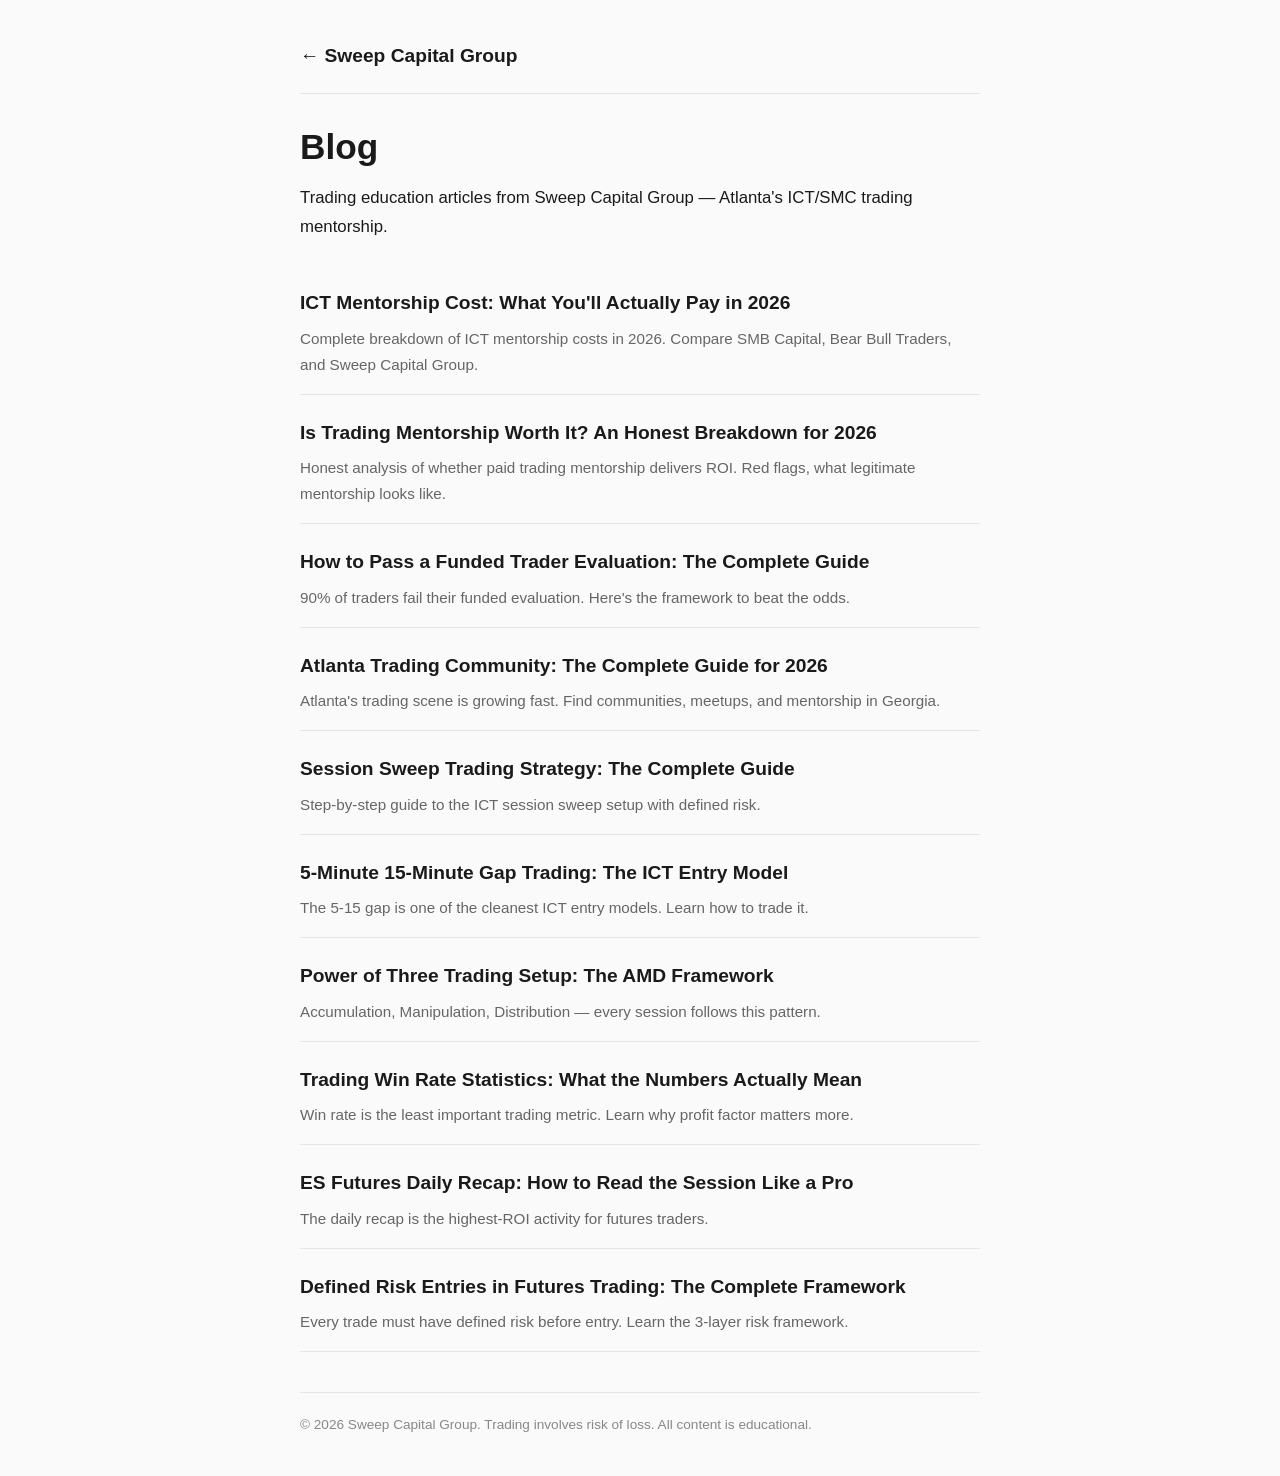
<file: index.html>
<!DOCTYPE html>
<html lang="en">
<head>
<meta charset="UTF-8">
<meta name="viewport" content="width=device-width, initial-scale=1.0">
<title>Sweep Capital Group Blog — ICT/SMC Trading Education</title>
<meta name="description" content="Trading education articles from Sweep Capital Group. ICT mentorship, smart money concepts, futures trading strategies, and risk management.">
<link rel="stylesheet" href="style.css">
</head>
<body>
<div class="container">
<header><a href="https://sweepcapitalgroup.com">← Sweep Capital Group</a></header>
<h1>Blog</h1>
<p>Trading education articles from Sweep Capital Group — Atlanta's ICT/SMC trading mentorship.</p>
<ul class="blog-list">
<li><a href="ict-mentorship-cost/">ICT Mentorship Cost: What You'll Actually Pay in 2026</a><div class="desc">Complete breakdown of ICT mentorship costs in 2026. Compare SMB Capital, Bear Bull Traders, and Sweep Capital Group.</div></li>
<li><a href="is-trading-mentorship-worth-it/">Is Trading Mentorship Worth It? An Honest Breakdown for 2026</a><div class="desc">Honest analysis of whether paid trading mentorship delivers ROI. Red flags, what legitimate mentorship looks like.</div></li>
<li><a href="how-to-pass-funded-trader-evaluation/">How to Pass a Funded Trader Evaluation: The Complete Guide</a><div class="desc">90% of traders fail their funded evaluation. Here's the framework to beat the odds.</div></li>
<li><a href="atlanta-trading-community/">Atlanta Trading Community: The Complete Guide for 2026</a><div class="desc">Atlanta's trading scene is growing fast. Find communities, meetups, and mentorship in Georgia.</div></li>
<li><a href="session-sweep-trading-strategy/">Session Sweep Trading Strategy: The Complete Guide</a><div class="desc">Step-by-step guide to the ICT session sweep setup with defined risk.</div></li>
<li><a href="5-minute-15-minute-gap-trading/">5-Minute 15-Minute Gap Trading: The ICT Entry Model</a><div class="desc">The 5-15 gap is one of the cleanest ICT entry models. Learn how to trade it.</div></li>
<li><a href="power-of-three-trading-setup/">Power of Three Trading Setup: The AMD Framework</a><div class="desc">Accumulation, Manipulation, Distribution — every session follows this pattern.</div></li>
<li><a href="trading-win-rate-statistics/">Trading Win Rate Statistics: What the Numbers Actually Mean</a><div class="desc">Win rate is the least important trading metric. Learn why profit factor matters more.</div></li>
<li><a href="es-futures-daily-recap/">ES Futures Daily Recap: How to Read the Session Like a Pro</a><div class="desc">The daily recap is the highest-ROI activity for futures traders.</div></li>
<li><a href="defined-risk-entries-futures/">Defined Risk Entries in Futures Trading: The Complete Framework</a><div class="desc">Every trade must have defined risk before entry. Learn the 3-layer risk framework.</div></li>
</ul>
<footer>© 2026 Sweep Capital Group. Trading involves risk of loss. All content is educational.</footer>
</div>
</body>
</html>
</file>
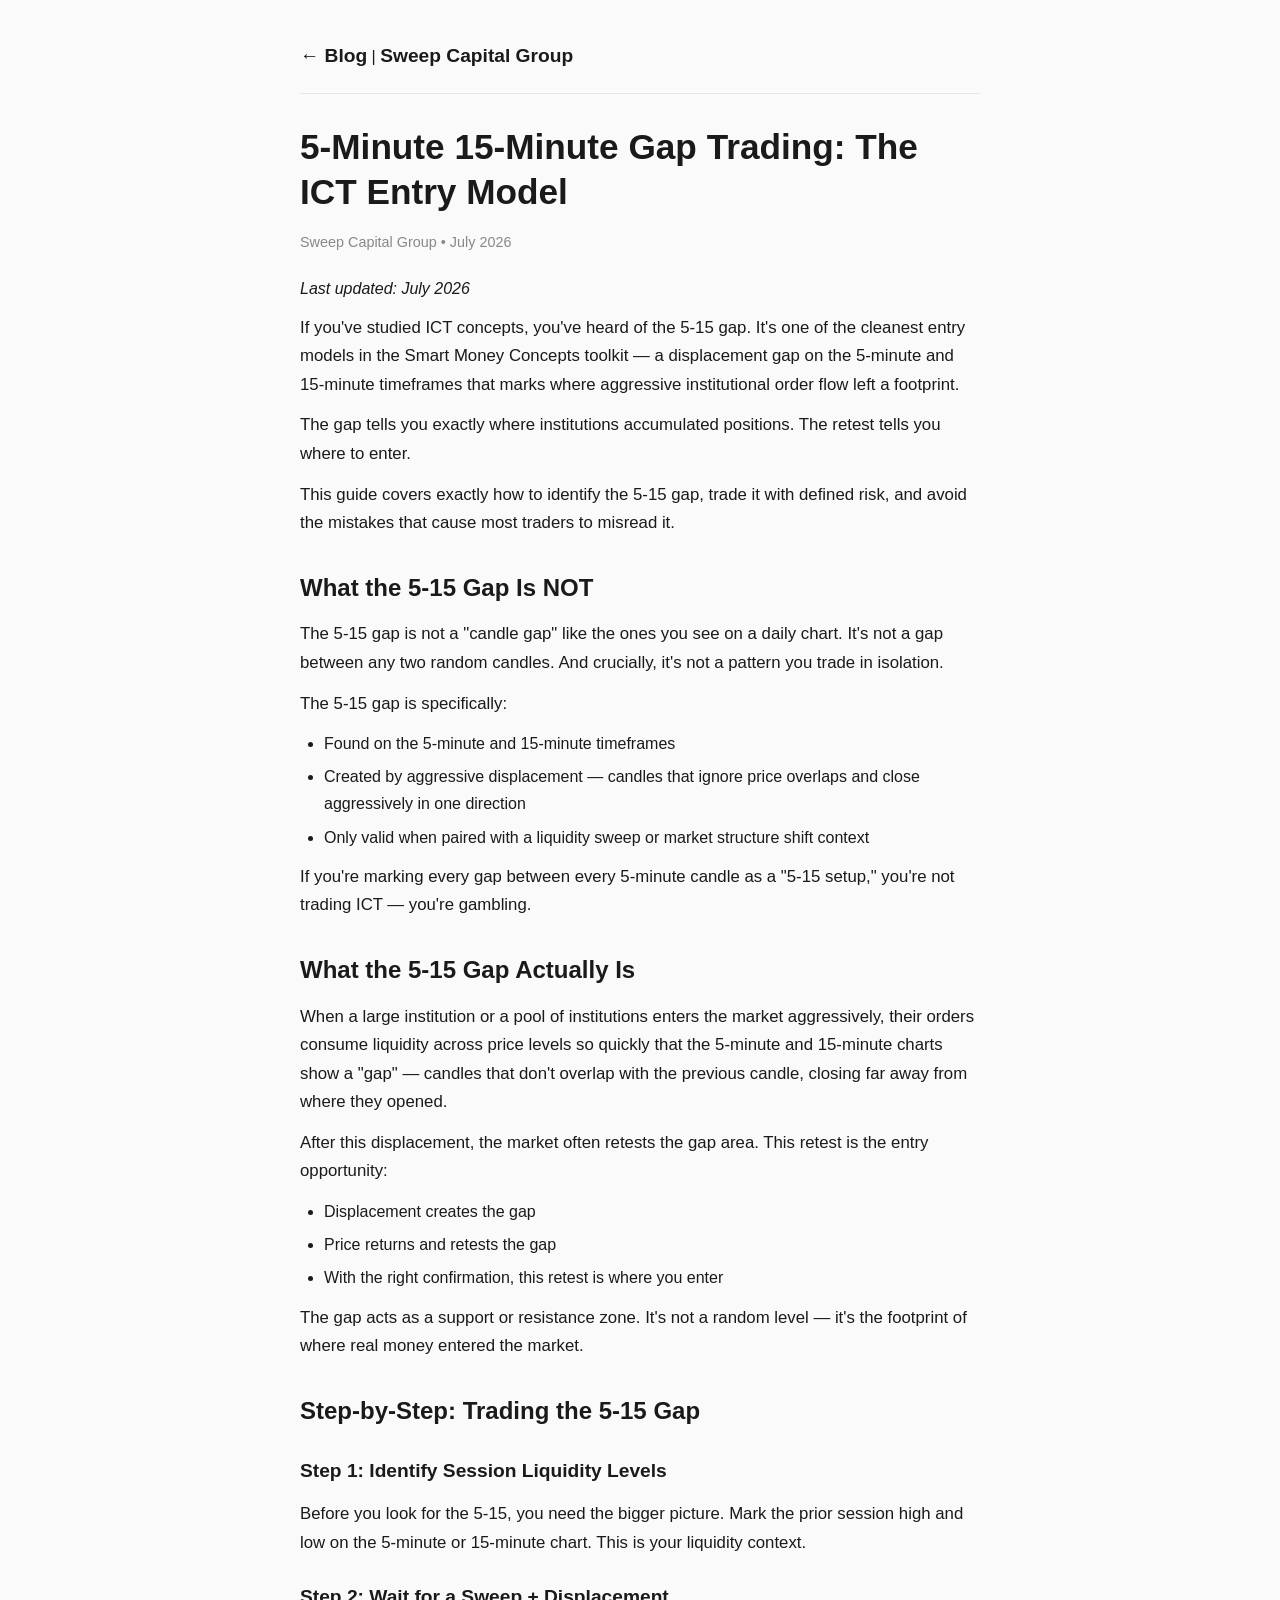
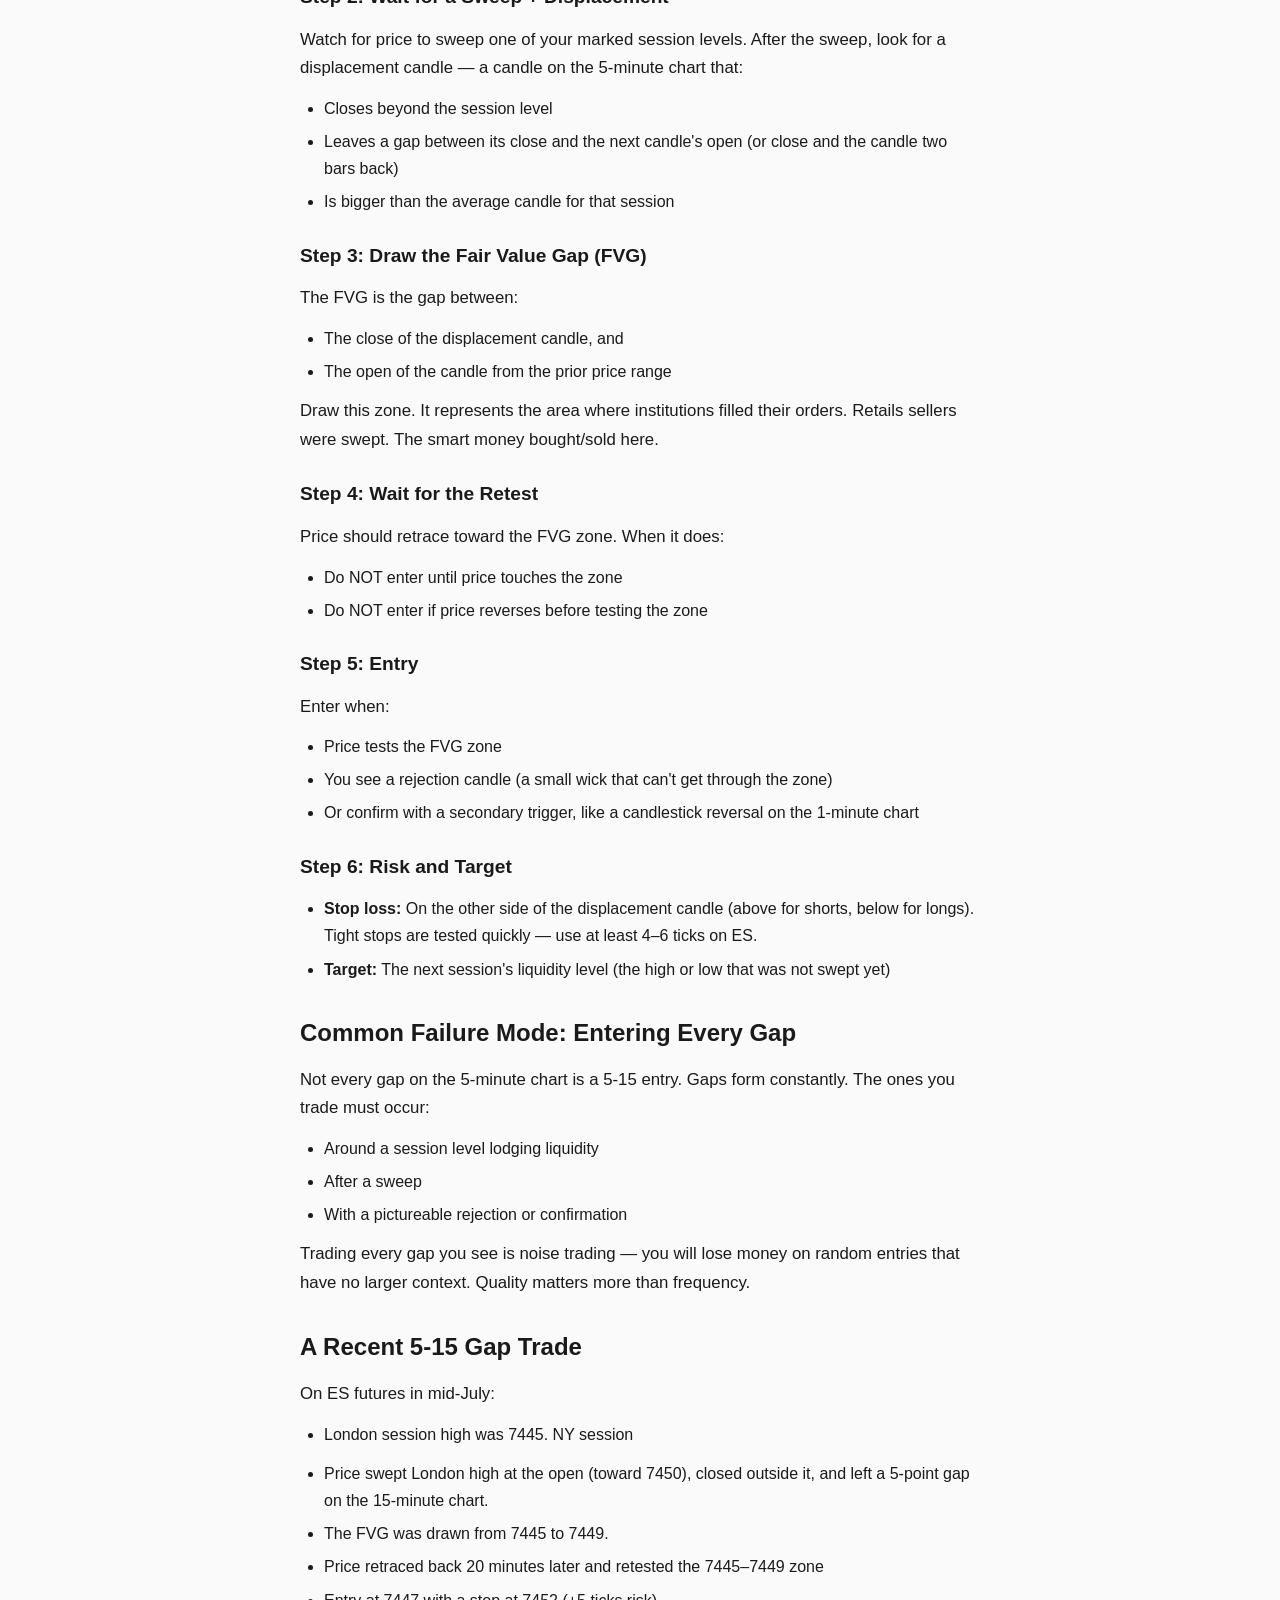
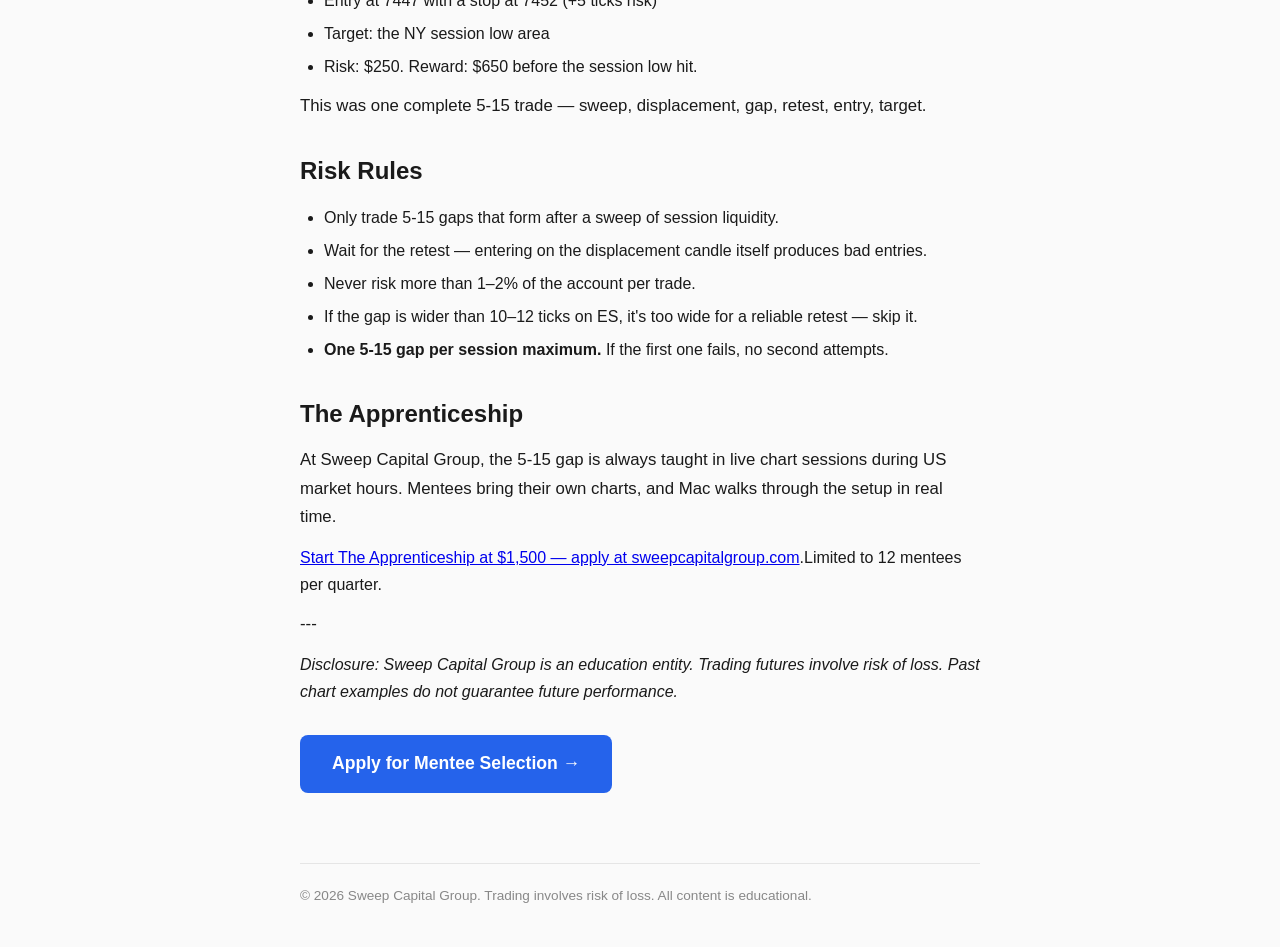
<file: 5-minute-15-minute-gap-trading/index.html>
<!DOCTYPE html>
<html lang="en">
<head>
<meta charset="UTF-8">
<meta name="viewport" content="width=device-width, initial-scale=1.0">
<title>5-Minute 15-Minute Gap Trading: The ICT Entry Model</title>
<meta name="description" content="The 5-15 gap is one of the cleanest ICT entry models. Learn how to trade it.">
<meta property="og:title" content="5-Minute 15-Minute Gap Trading: The ICT Entry Model">
<meta property="og:description" content="The 5-15 gap is one of the cleanest ICT entry models. Learn how to trade it.">
<meta property="og:type" content="article">
<link rel="stylesheet" href="../style.css">
</head>
<body>
<div class="container">
<header><a href="..">← Blog</a> | <a href="https://sweepcapitalgroup.com">Sweep Capital Group</a></header>
<h1>5-Minute 15-Minute Gap Trading: The ICT Entry Model</h1>
<div class="meta">Sweep Capital Group • July 2026</div>

<em>Last updated: July 2026</em>

<p>
If you've studied ICT concepts, you've heard of the 5-15 gap. It's one of the cleanest entry models in the Smart Money Concepts toolkit — a displacement gap on the 5-minute and 15-minute timeframes that marks where aggressive institutional order flow left a footprint.
</p>

<p>
The gap tells you exactly where institutions accumulated positions. The retest tells you where to enter.
</p>

<p>
This guide covers exactly how to identify the 5-15 gap, trade it with defined risk, and avoid the mistakes that cause most traders to misread it.
</p>

<h2>What the 5-15 Gap Is NOT</h2>

<p>
The 5-15 gap is not a "candle gap" like the ones you see on a daily chart. It's not a gap between any two random candles. And crucially, it's not a pattern you trade in isolation.
</p>

<p>
The 5-15 gap is specifically:
</p>
<ul><li>Found on the 5-minute and 15-minute timeframes</li>
<li>Created by aggressive displacement — candles that ignore price overlaps and close aggressively in one direction</li>
<li>Only valid when paired with a liquidity sweep or market structure shift context</li>
</ul>
<p>
If you're marking every gap between every 5-minute candle as a "5-15 setup," you're not trading ICT — you're gambling.
</p>

<h2>What the 5-15 Gap Actually Is</h2>

<p>
When a large institution or a pool of institutions enters the market aggressively, their orders consume liquidity across price levels so quickly that the 5-minute and 15-minute charts show a "gap" — candles that don't overlap with the previous candle, closing far away from where they opened.
</p>

<p>
After this displacement, the market often retests the gap area. This retest is the entry opportunity:
</p>

<ul><li>Displacement creates the gap</li>
<li>Price returns and retests the gap</li>
<li>With the right confirmation, this retest is where you enter</li>
</ul>
<p>
The gap acts as a support or resistance zone. It's not a random level — it's the footprint of where real money entered the market.
</p>

<h2>Step-by-Step: Trading the 5-15 Gap</h2>

<h3>Step 1: Identify Session Liquidity Levels</h3>

<p>
Before you look for the 5-15, you need the bigger picture. Mark the prior session high and low on the 5-minute or 15-minute chart. This is your liquidity context.
</p>

<h3>Step 2: Wait for a Sweep + Displacement</h3>

<p>
Watch for price to sweep one of your marked session levels. After the sweep, look for a displacement candle — a candle on the 5-minute chart that:
</p>
<ul><li>Closes beyond the session level</li>
<li>Leaves a gap between its close and the next candle's open (or close and the candle two bars back)</li>
<li>Is bigger than the average candle for that session</li>
</ul>
<h3>Step 3: Draw the Fair Value Gap (FVG)</h3>

<p>
The FVG is the gap between:
</p>
<ul><li>The close of the displacement candle, and</li>
<li>The open of the candle from the prior price range</li>
</ul>
<p>
Draw this zone. It represents the area where institutions filled their orders. Retails sellers were swept. The smart money bought/sold here.
</p>

<h3>Step 4: Wait for the Retest</h3>

<p>
Price should retrace toward the FVG zone. When it does:
</p>

<ul><li>Do NOT enter until price touches the zone</li>
<li>Do NOT enter if price reverses before testing the zone</li>
</ul>
<h3>Step 5: Entry</h3>

<p>
Enter when:
</p>
<ul><li>Price tests the FVG zone</li>
<li>You see a rejection candle (a small wick that can't get through the zone)</li>
<li>Or confirm with a secondary trigger, like a candlestick reversal on the 1-minute chart</li>
</ul>
<h3>Step 6: Risk and Target</h3>

<ul><li><strong>Stop loss:</strong> On the other side of the displacement candle (above for shorts, below for longs). Tight stops are tested quickly — use at least 4–6 ticks on ES.</li>
<li><strong>Target:</strong> The next session's liquidity level (the high or low that was not swept yet)</li>
</ul>
<h2>Common Failure Mode: Entering Every Gap</h2>

<p>
Not every gap on the 5-minute chart is a 5-15 entry. Gaps form constantly. The ones you trade must occur:
</p>
<ul><li>Around a session level lodging liquidity</li>
<li>After a sweep</li>
<li>With a pictureable rejection or confirmation</li>
</ul>
<p>
Trading every gap you see is noise trading — you will lose money on random entries that have no larger context. Quality matters more than frequency.
</p>

<h2>A Recent 5-15 Gap Trade</h2>

<p>
On ES futures in mid-July:
</p>

<ul><li>London session high was 7445. NY session</li>
</ul>
<ul><li>Price swept London high at the open (toward 7450), closed outside it, and left a 5-point gap on the 15-minute chart.</li>
<li>The FVG was drawn from 7445 to 7449.</li>
<li>Price retraced back 20 minutes later and retested the 7445–7449 zone</li>
<li>Entry at 7447 with a stop at 7452 (+5 ticks risk)</li>
<li>Target: the NY session low area</li>
<li>Risk: $250. Reward: $650 before the session low hit.</li>
</ul>
<p>
This was one complete 5-15 trade — sweep, displacement, gap, retest, entry, target.
</p>

<h2>Risk Rules</h2>

<ul><li>Only trade 5-15 gaps that form after a sweep of session liquidity.</li>
<li>Wait for the retest — entering on the displacement candle itself produces bad entries.</li>
<li>Never risk more than 1–2% of the account per trade.</li>
<li>If the gap is wider than 10–12 ticks on ES, it's too wide for a reliable retest — skip it.</li>
<li><strong>One 5-15 gap per session maximum.</strong> If the first one fails, no second attempts.</li>
</ul>
<h2>The Apprenticeship</h2>

<p>
At Sweep Capital Group, the 5-15 gap is always taught in live chart sessions during US market hours. Mentees bring their own charts, and Mac walks through the setup in real time.
</p>

<a href="https://sweepcapitalgroup.com">Start The Apprenticeship at $1,500 — apply at sweepcapitalgroup.com</a>.Limited to 12 mentees per quarter.

<p>
---
</p>

<em>Disclosure: Sweep Capital Group is an education entity. Trading futures involve risk of loss. Past chart examples do not guarantee future performance.</em>
<a class="cta" href="https://sweepcapitalgroup.com">Apply for Mentee Selection →</a>
<footer>© 2026 Sweep Capital Group. Trading involves risk of loss. All content is educational.</footer>
</div>
</body>
</html>
</file>
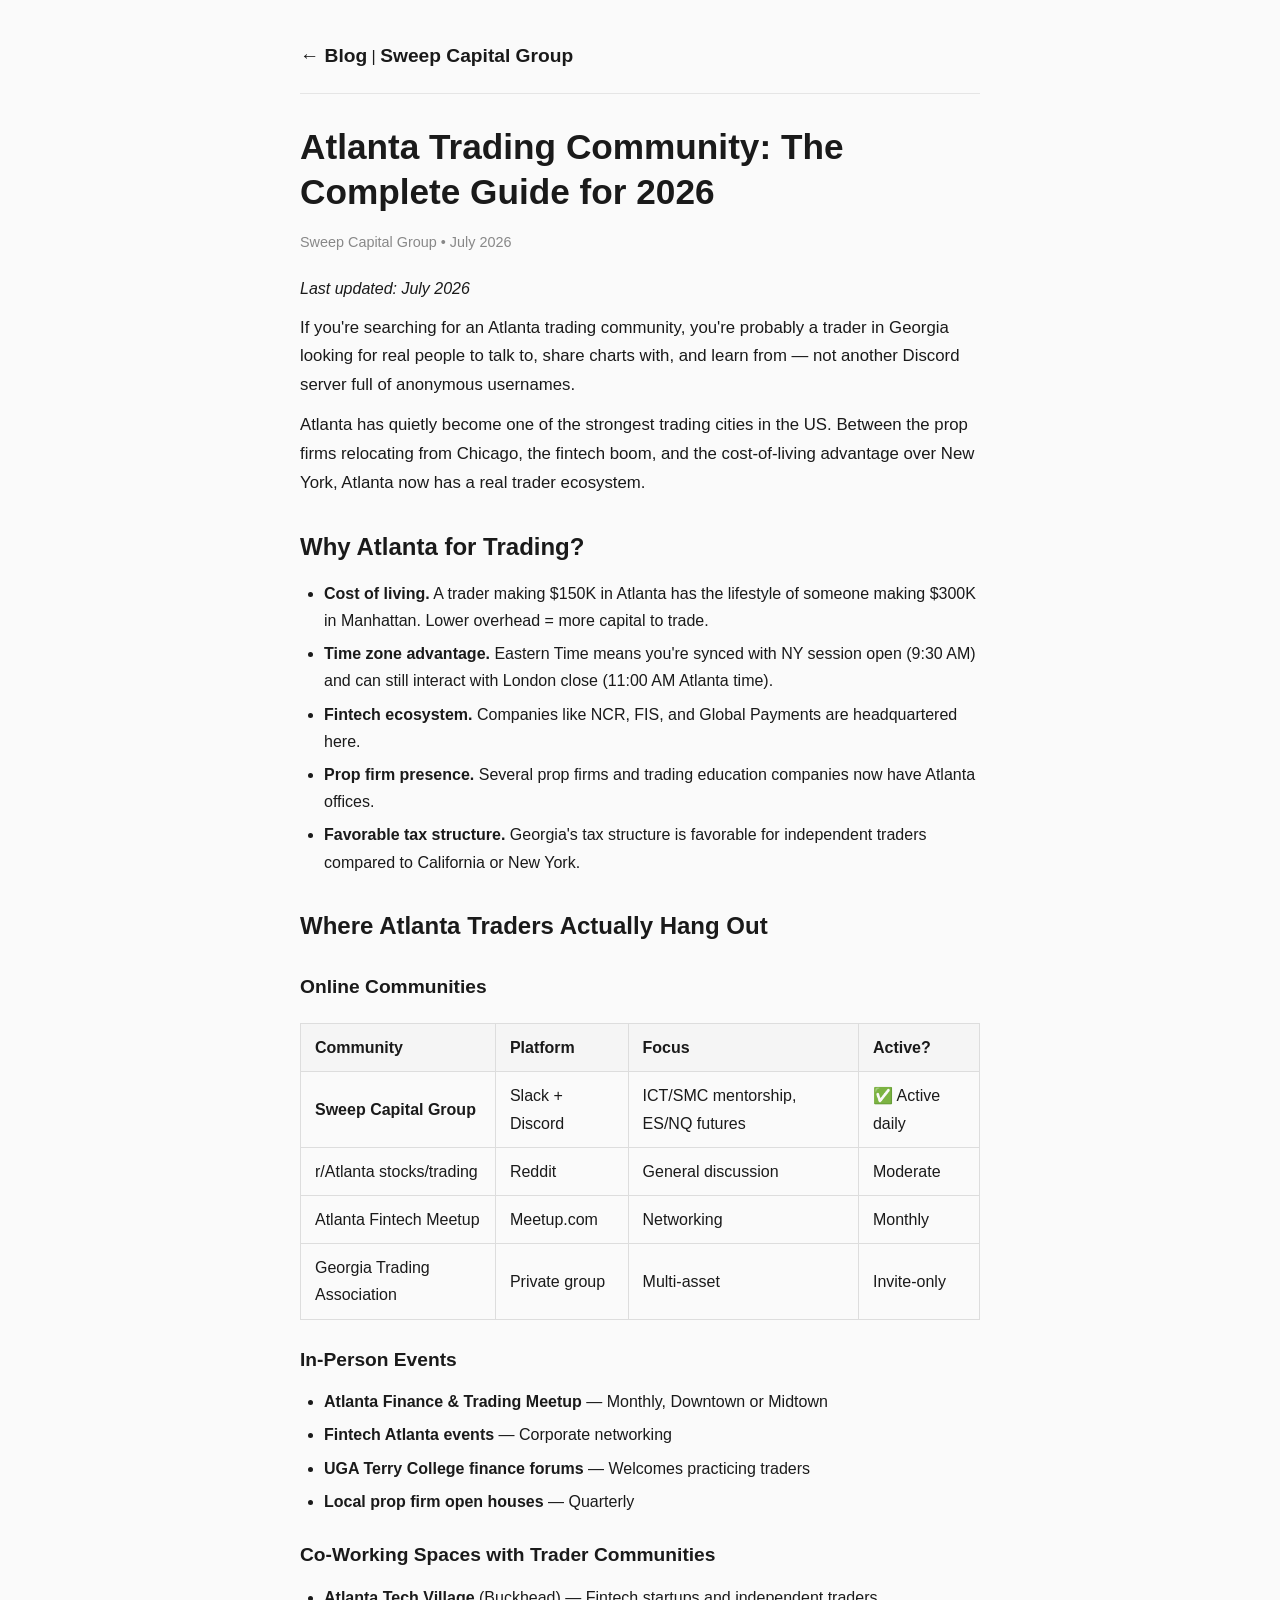
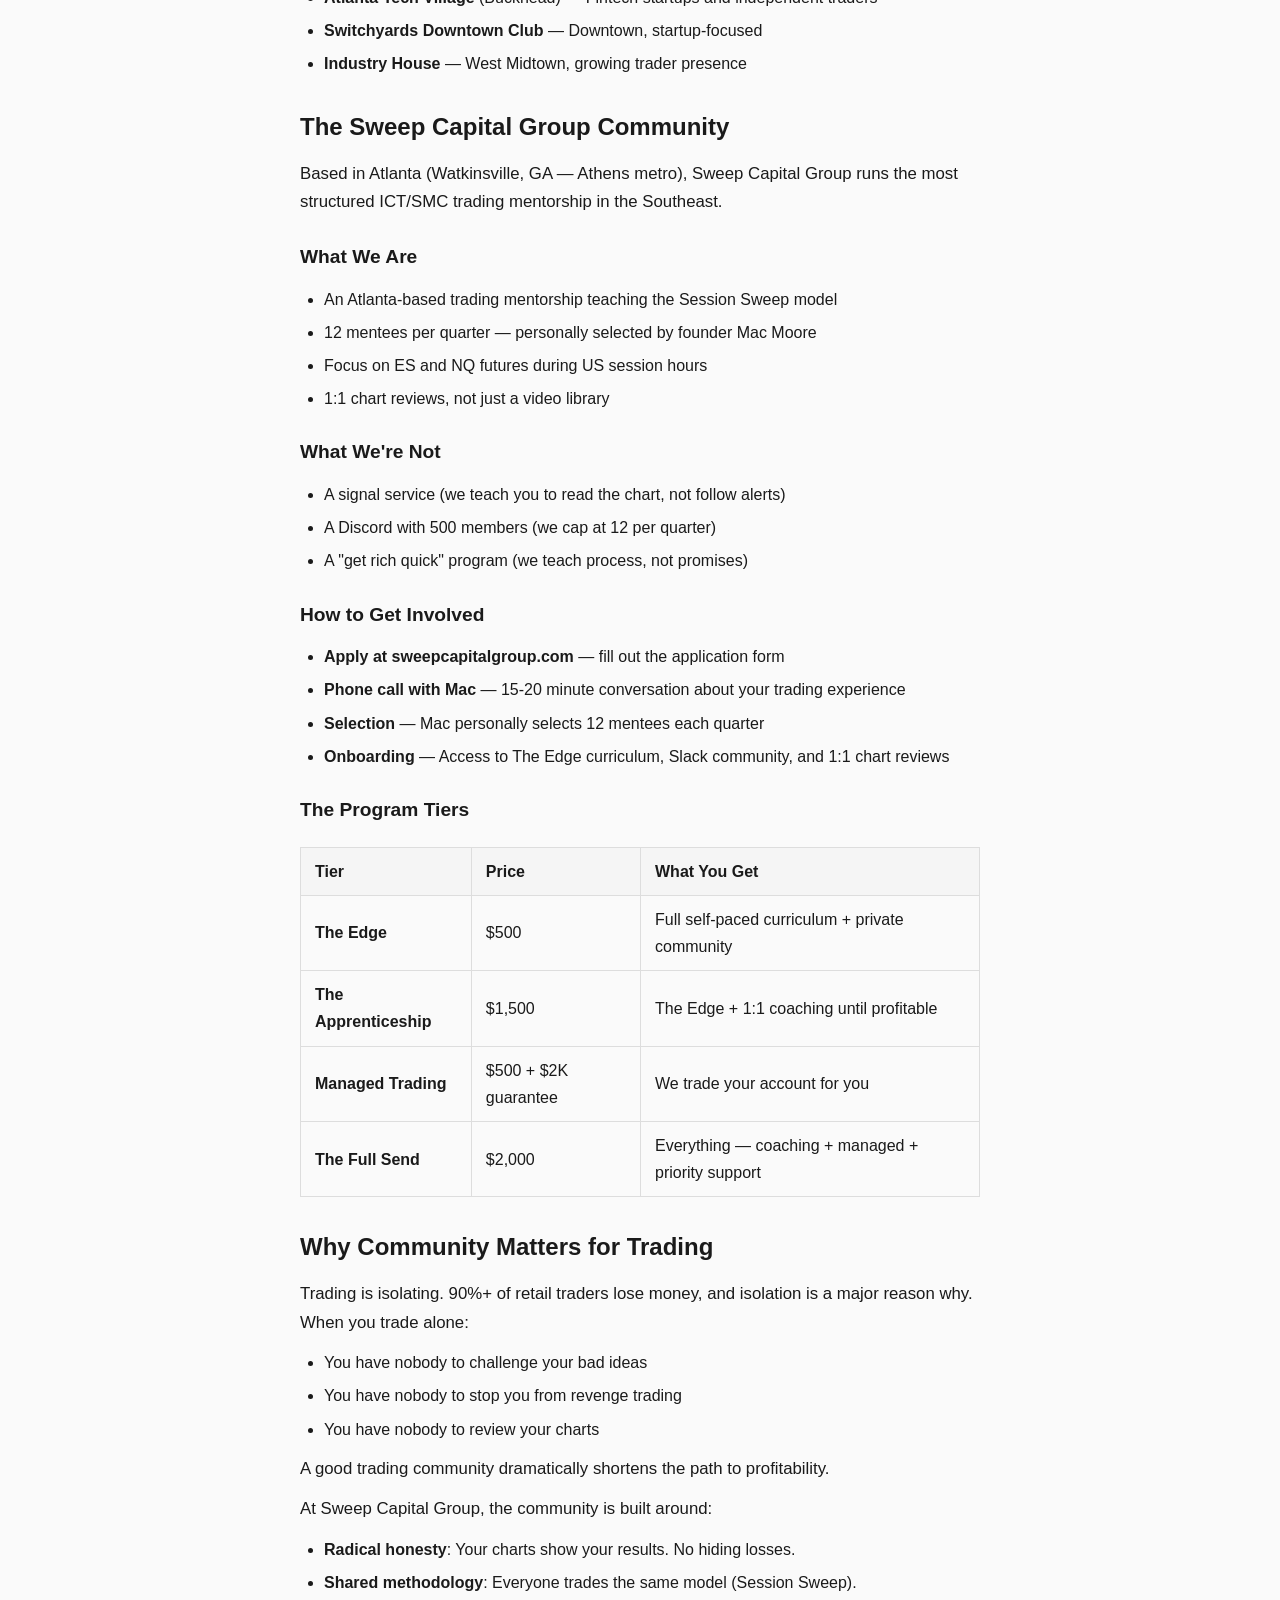
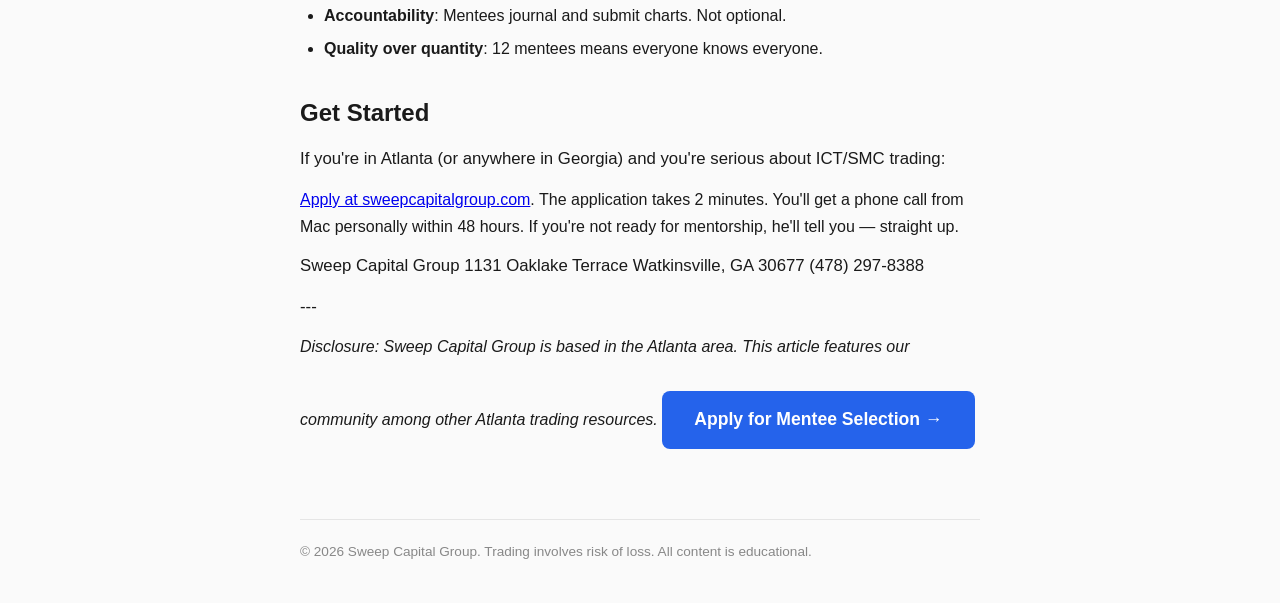
<file: atlanta-trading-community/index.html>
<!DOCTYPE html>
<html lang="en">
<head>
<meta charset="UTF-8">
<meta name="viewport" content="width=device-width, initial-scale=1.0">
<title>Atlanta Trading Community: The Complete Guide for 2026</title>
<meta name="description" content="Atlanta's trading scene is growing fast. Find communities, meetups, and mentorship in Georgia.">
<meta property="og:title" content="Atlanta Trading Community: The Complete Guide for 2026">
<meta property="og:description" content="Atlanta's trading scene is growing fast. Find communities, meetups, and mentorship in Georgia.">
<meta property="og:type" content="article">
<link rel="stylesheet" href="../style.css">
</head>
<body>
<div class="container">
<header><a href="..">← Blog</a> | <a href="https://sweepcapitalgroup.com">Sweep Capital Group</a></header>
<h1>Atlanta Trading Community: The Complete Guide for 2026</h1>
<div class="meta">Sweep Capital Group • July 2026</div>

<em>Last updated: July 2026</em>

<p>
If you're searching for an Atlanta trading community, you're probably a trader in Georgia looking for real people to talk to, share charts with, and learn from — not another Discord server full of anonymous usernames.
</p>

<p>
Atlanta has quietly become one of the strongest trading cities in the US. Between the prop firms relocating from Chicago, the fintech boom, and the cost-of-living advantage over New York, Atlanta now has a real trader ecosystem.
</p>

<h2>Why Atlanta for Trading?</h2>

<ul><li><strong>Cost of living.</strong> A trader making $150K in Atlanta has the lifestyle of someone making $300K in Manhattan. Lower overhead = more capital to trade.</li>
<li><strong>Time zone advantage.</strong> Eastern Time means you're synced with NY session open (9:30 AM) and can still interact with London close (11:00 AM Atlanta time).</li>
<li><strong>Fintech ecosystem.</strong> Companies like NCR, FIS, and Global Payments are headquartered here.</li>
<li><strong>Prop firm presence.</strong> Several prop firms and trading education companies now have Atlanta offices.</li>
<li><strong>Favorable tax structure.</strong> Georgia's tax structure is favorable for independent traders compared to California or New York.</li>
</ul>
<h2>Where Atlanta Traders Actually Hang Out</h2>

<h3>Online Communities</h3>

<table><tr><th>Community</th><th>Platform</th><th>Focus</th><th>Active?</th></tr><tr><td><strong>Sweep Capital Group</strong></td><td>Slack + Discord</td><td>ICT/SMC mentorship, ES/NQ futures</td><td>✅ Active daily</td></tr><tr><td>r/Atlanta stocks/trading</td><td>Reddit</td><td>General discussion</td><td>Moderate</td></tr><tr><td>Atlanta Fintech Meetup</td><td>Meetup.com</td><td>Networking</td><td>Monthly</td></tr><tr><td>Georgia Trading Association</td><td>Private group</td><td>Multi-asset</td><td>Invite-only</td></tr></table>

<h3>In-Person Events</h3>

<ul><li><strong>Atlanta Finance & Trading Meetup</strong> — Monthly, Downtown or Midtown</li>
<li><strong>Fintech Atlanta events</strong> — Corporate networking</li>
<li><strong>UGA Terry College finance forums</strong> — Welcomes practicing traders</li>
<li><strong>Local prop firm open houses</strong> — Quarterly</li>
</ul>
<h3>Co-Working Spaces with Trader Communities</h3>

<ul><li><strong>Atlanta Tech Village</strong> (Buckhead) — Fintech startups and independent traders</li>
<li><strong>Switchyards Downtown Club</strong> — Downtown, startup-focused</li>
<li><strong>Industry House</strong> — West Midtown, growing trader presence</li>
</ul>
<h2>The Sweep Capital Group Community</h2>

<p>
Based in Atlanta (Watkinsville, GA — Athens metro), Sweep Capital Group runs the most structured ICT/SMC trading mentorship in the Southeast.
</p>

<h3>What We Are</h3>
<ul><li>An Atlanta-based trading mentorship teaching the Session Sweep model</li>
<li>12 mentees per quarter — personally selected by founder Mac Moore</li>
<li>Focus on ES and NQ futures during US session hours</li>
<li>1:1 chart reviews, not just a video library</li>
</ul>
<h3>What We're Not</h3>
<ul><li>A signal service (we teach you to read the chart, not follow alerts)</li>
<li>A Discord with 500 members (we cap at 12 per quarter)</li>
<li>A "get rich quick" program (we teach process, not promises)</li>
</ul>
<h3>How to Get Involved</h3>

<ul><li><strong>Apply at sweepcapitalgroup.com</strong> — fill out the application form</li>
<li><strong>Phone call with Mac</strong> — 15-20 minute conversation about your trading experience</li>
<li><strong>Selection</strong> — Mac personally selects 12 mentees each quarter</li>
<li><strong>Onboarding</strong> — Access to The Edge curriculum, Slack community, and 1:1 chart reviews</li>
</ul>
<h3>The Program Tiers</h3>

<table><tr><th>Tier</th><th>Price</th><th>What You Get</th></tr><tr><td><strong>The Edge</strong></td><td>$500</td><td>Full self-paced curriculum + private community</td></tr><tr><td><strong>The Apprenticeship</strong></td><td>$1,500</td><td>The Edge + 1:1 coaching until profitable</td></tr><tr><td><strong>Managed Trading</strong></td><td>$500 + $2K guarantee</td><td>We trade your account for you</td></tr><tr><td><strong>The Full Send</strong></td><td>$2,000</td><td>Everything — coaching + managed + priority support</td></tr></table>

<h2>Why Community Matters for Trading</h2>

<p>
Trading is isolating. 90%+ of retail traders lose money, and isolation is a major reason why. When you trade alone:
</p>
<ul><li>You have nobody to challenge your bad ideas</li>
<li>You have nobody to stop you from revenge trading</li>
<li>You have nobody to review your charts</li>
</ul>
<p>
A good trading community dramatically shortens the path to profitability.
</p>

<p>
At Sweep Capital Group, the community is built around:
</p>
<ul><li><strong>Radical honesty</strong>: Your charts show your results. No hiding losses.</li>
<li><strong>Shared methodology</strong>: Everyone trades the same model (Session Sweep).</li>
<li><strong>Accountability</strong>: Mentees journal and submit charts. Not optional.</li>
<li><strong>Quality over quantity</strong>: 12 mentees means everyone knows everyone.</li>
</ul>
<h2>Get Started</h2>

<p>
If you're in Atlanta (or anywhere in Georgia) and you're serious about ICT/SMC trading:
</p>

<a href="https://sweepcapitalgroup.com">Apply at sweepcapitalgroup.com</a>. The application takes 2 minutes. You'll get a phone call from Mac personally within 48 hours. If you're not ready for mentorship, he'll tell you — straight up.

<p>
Sweep Capital Group
1131 Oaklake Terrace
Watkinsville, GA 30677
(478) 297-8388
</p>

<p>
---
</p>

<em>Disclosure: Sweep Capital Group is based in the Atlanta area. This article features our community among other Atlanta trading resources.</em>

<a class="cta" href="https://sweepcapitalgroup.com">Apply for Mentee Selection →</a>
<footer>© 2026 Sweep Capital Group. Trading involves risk of loss. All content is educational.</footer>
</div>
</body>
</html>
</file>
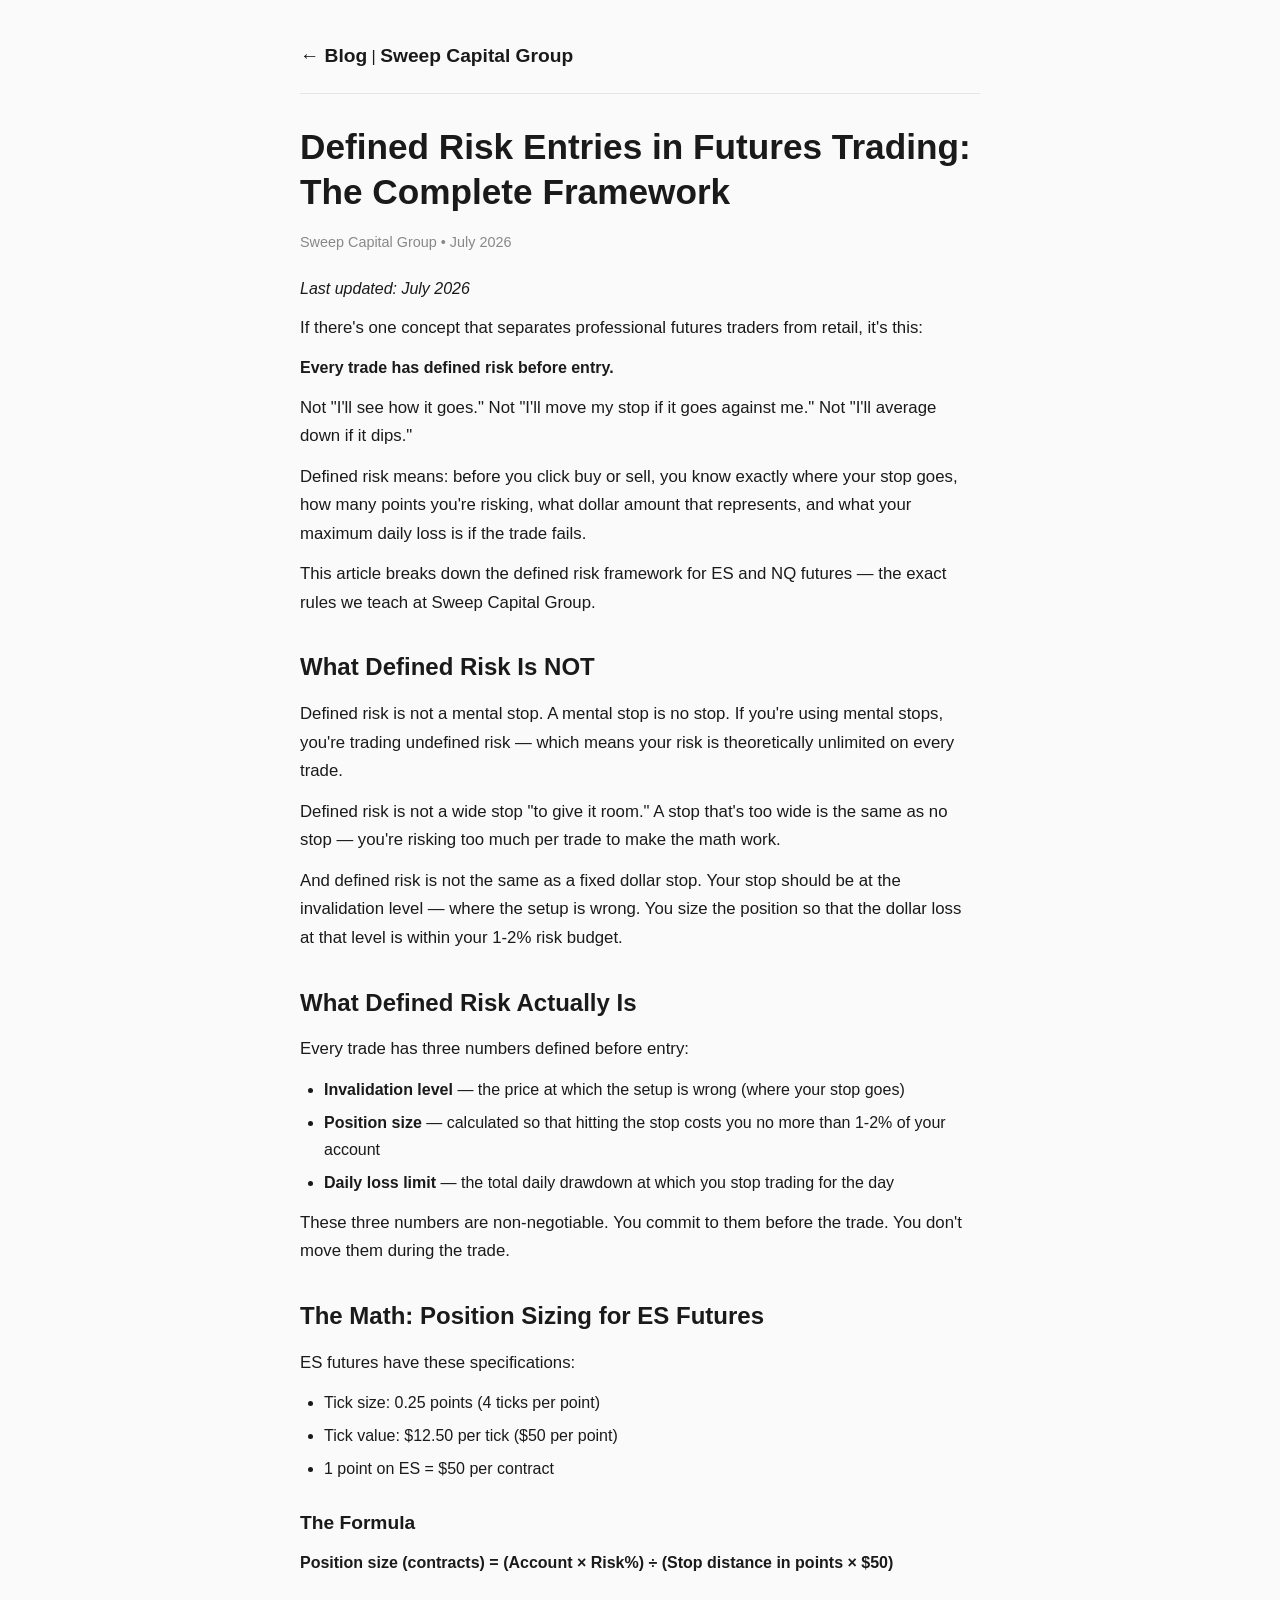
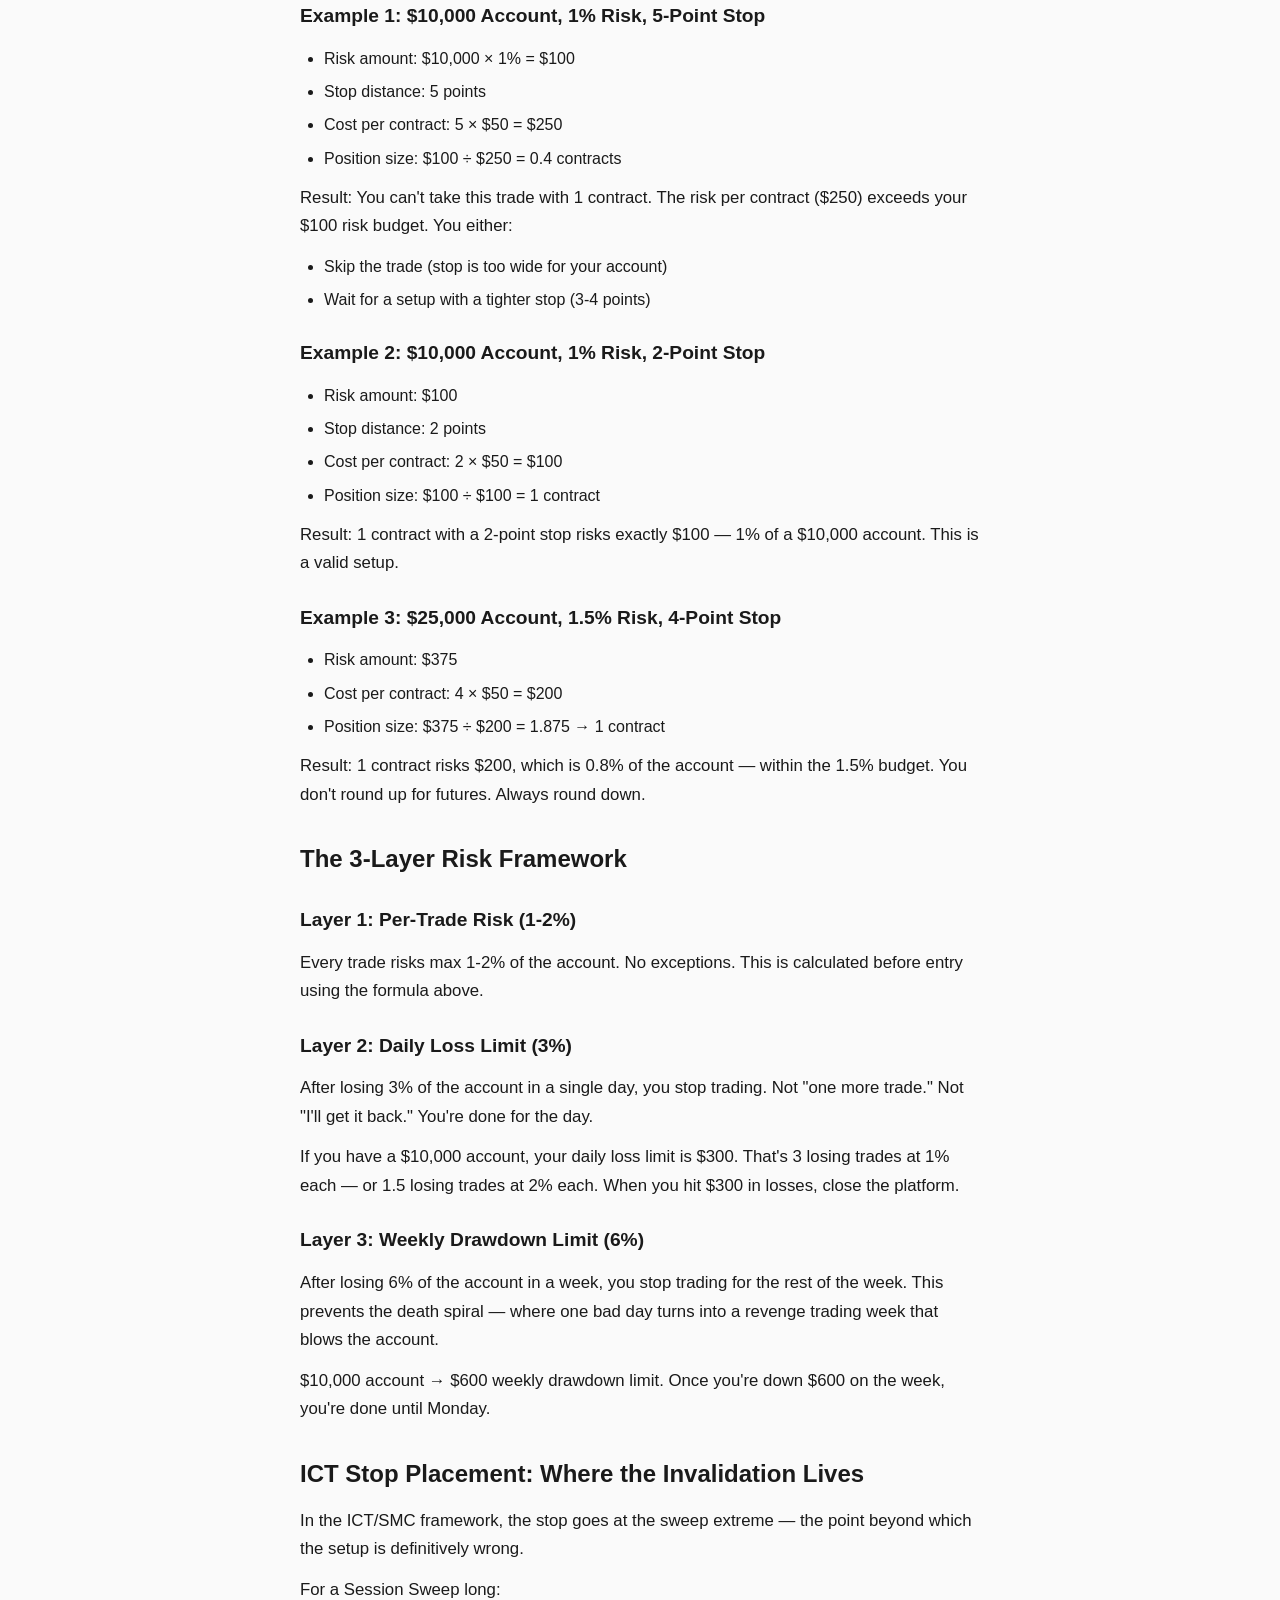
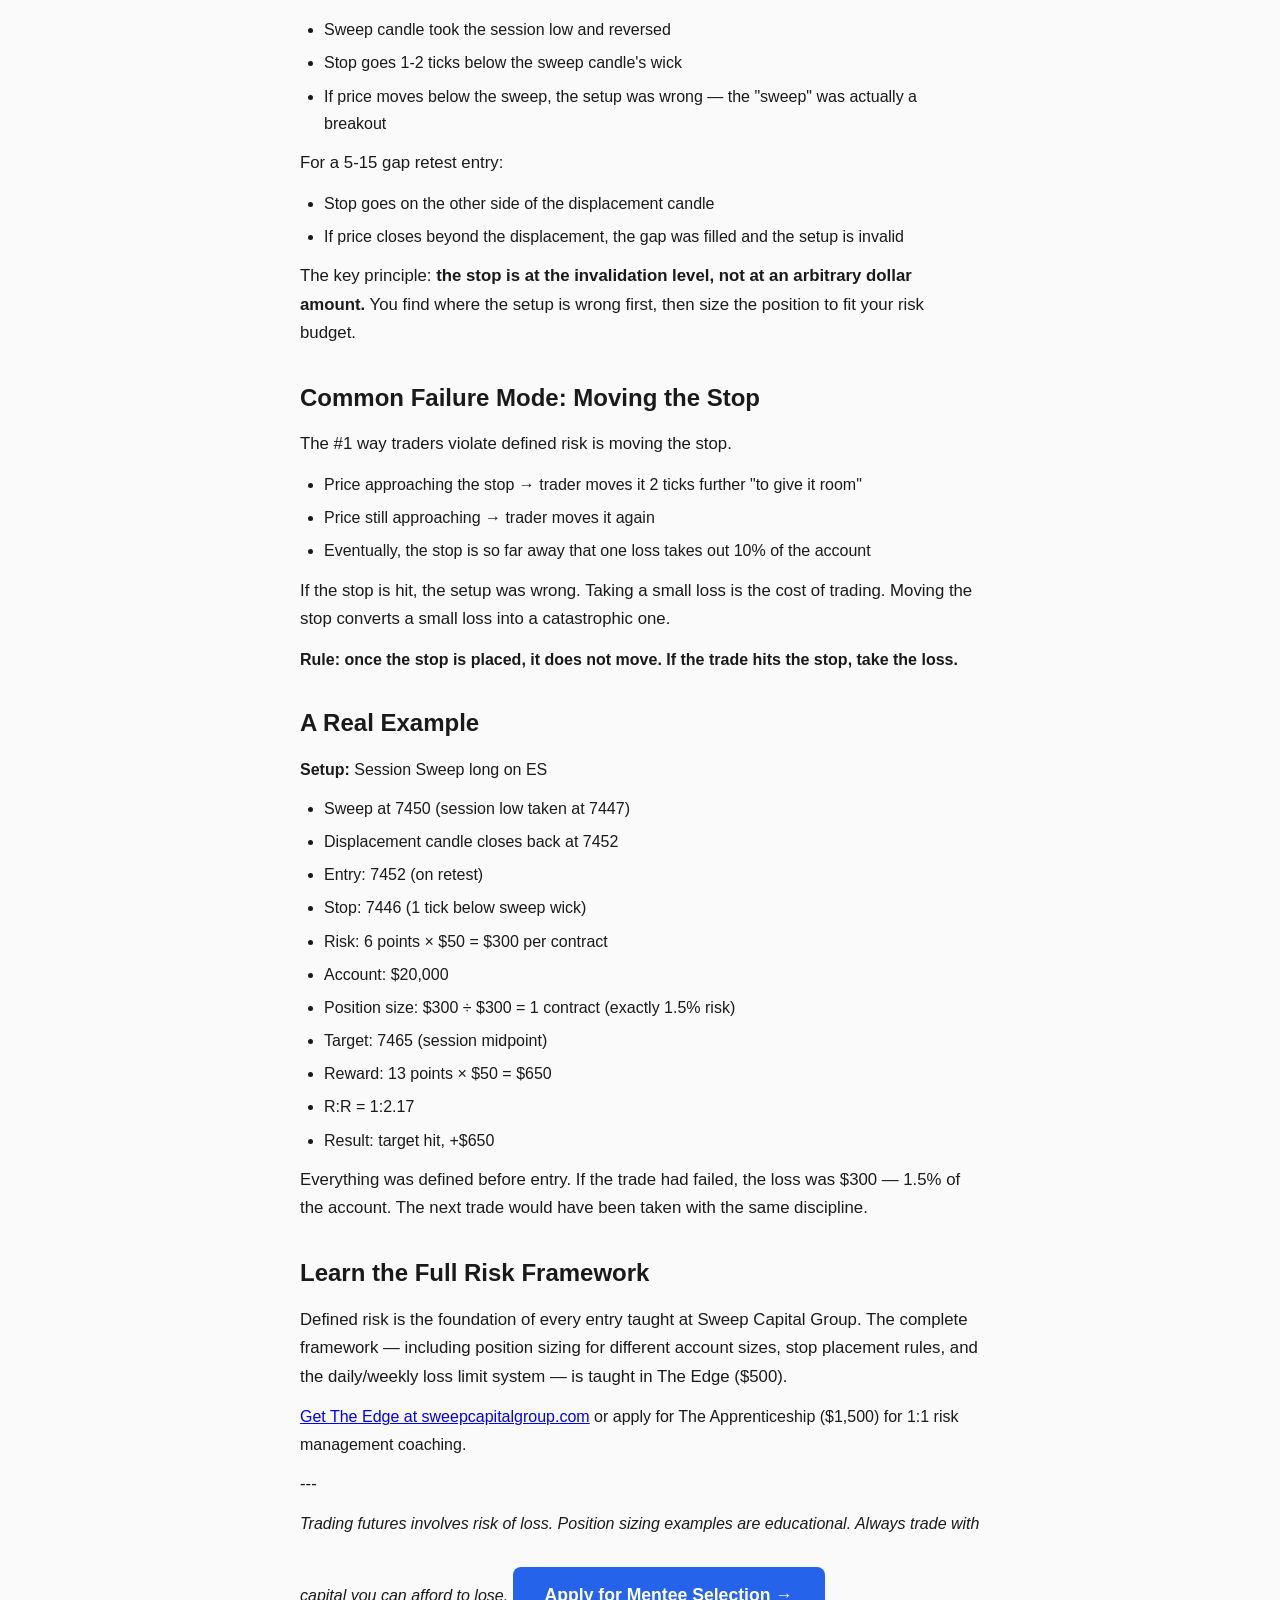
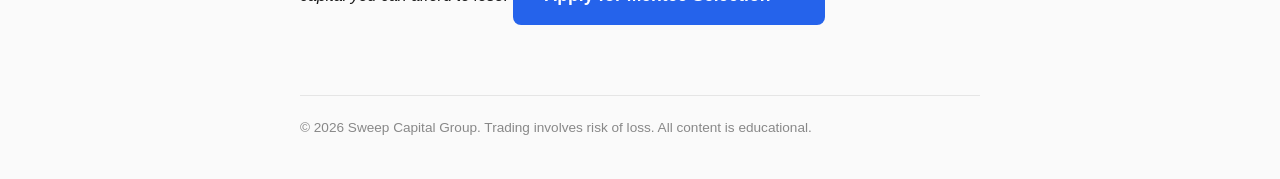
<file: defined-risk-entries-futures/index.html>
<!DOCTYPE html>
<html lang="en">
<head>
<meta charset="UTF-8">
<meta name="viewport" content="width=device-width, initial-scale=1.0">
<title>Defined Risk Entries in Futures Trading: The Complete Framework</title>
<meta name="description" content="Every trade must have defined risk before entry. Learn the 3-layer risk framework.">
<meta property="og:title" content="Defined Risk Entries in Futures Trading: The Complete Framework">
<meta property="og:description" content="Every trade must have defined risk before entry. Learn the 3-layer risk framework.">
<meta property="og:type" content="article">
<link rel="stylesheet" href="../style.css">
</head>
<body>
<div class="container">
<header><a href="..">← Blog</a> | <a href="https://sweepcapitalgroup.com">Sweep Capital Group</a></header>
<h1>Defined Risk Entries in Futures Trading: The Complete Framework</h1>
<div class="meta">Sweep Capital Group • July 2026</div>

<em>Last updated: July 2026</em>

<p>
If there's one concept that separates professional futures traders from retail, it's this:
</p>

<strong>Every trade has defined risk before entry.</strong>

<p>
Not "I'll see how it goes." Not "I'll move my stop if it goes against me." Not "I'll average down if it dips."
</p>

<p>
Defined risk means: before you click buy or sell, you know exactly where your stop goes, how many points you're risking, what dollar amount that represents, and what your maximum daily loss is if the trade fails.
</p>

<p>
This article breaks down the defined risk framework for ES and NQ futures — the exact rules we teach at Sweep Capital Group.
</p>

<h2>What Defined Risk Is NOT</h2>

<p>
Defined risk is not a mental stop. A mental stop is no stop. If you're using mental stops, you're trading undefined risk — which means your risk is theoretically unlimited on every trade.
</p>

<p>
Defined risk is not a wide stop "to give it room." A stop that's too wide is the same as no stop — you're risking too much per trade to make the math work.
</p>

<p>
And defined risk is not the same as a fixed dollar stop. Your stop should be at the invalidation level — where the setup is wrong. You size the position so that the dollar loss at that level is within your 1-2% risk budget.
</p>

<h2>What Defined Risk Actually Is</h2>

<p>
Every trade has three numbers defined before entry:
</p>

<ul><li><strong>Invalidation level</strong> — the price at which the setup is wrong (where your stop goes)</li>
<li><strong>Position size</strong> — calculated so that hitting the stop costs you no more than 1-2% of your account</li>
<li><strong>Daily loss limit</strong> — the total daily drawdown at which you stop trading for the day</li>
</ul>
<p>
These three numbers are non-negotiable. You commit to them before the trade. You don't move them during the trade.
</p>

<h2>The Math: Position Sizing for ES Futures</h2>

<p>
ES futures have these specifications:
</p>
<ul><li>Tick size: 0.25 points (4 ticks per point)</li>
<li>Tick value: $12.50 per tick ($50 per point)</li>
<li>1 point on ES = $50 per contract</li>
</ul>
<h3>The Formula</h3>

<strong>Position size (contracts) = (Account × Risk%) ÷ (Stop distance in points × $50)</strong>

<h3>Example 1: $10,000 Account, 1% Risk, 5-Point Stop</h3>

<ul><li>Risk amount: $10,000 × 1% = $100</li>
<li>Stop distance: 5 points</li>
<li>Cost per contract: 5 × $50 = $250</li>
<li>Position size: $100 ÷ $250 = 0.4 contracts</li>
</ul>
<p>
Result: You can't take this trade with 1 contract. The risk per contract ($250) exceeds your $100 risk budget. You either:
</p>
<ul><li>Skip the trade (stop is too wide for your account)</li>
<li>Wait for a setup with a tighter stop (3-4 points)</li>
</ul>
<h3>Example 2: $10,000 Account, 1% Risk, 2-Point Stop</h3>

<ul><li>Risk amount: $100</li>
<li>Stop distance: 2 points</li>
<li>Cost per contract: 2 × $50 = $100</li>
<li>Position size: $100 ÷ $100 = 1 contract</li>
</ul>
<p>
Result: 1 contract with a 2-point stop risks exactly $100 — 1% of a $10,000 account. This is a valid setup.
</p>

<h3>Example 3: $25,000 Account, 1.5% Risk, 4-Point Stop</h3>

<ul><li>Risk amount: $375</li>
<li>Cost per contract: 4 × $50 = $200</li>
<li>Position size: $375 ÷ $200 = 1.875 → 1 contract</li>
</ul>
<p>
Result: 1 contract risks $200, which is 0.8% of the account — within the 1.5% budget. You don't round up for futures. Always round down.
</p>

<h2>The 3-Layer Risk Framework</h2>

<h3>Layer 1: Per-Trade Risk (1-2%)</h3>

<p>
Every trade risks max 1-2% of the account. No exceptions. This is calculated before entry using the formula above.
</p>

<h3>Layer 2: Daily Loss Limit (3%)</h3>

<p>
After losing 3% of the account in a single day, you stop trading. Not "one more trade." Not "I'll get it back." You're done for the day.
</p>

<p>
If you have a $10,000 account, your daily loss limit is $300. That's 3 losing trades at 1% each — or 1.5 losing trades at 2% each. When you hit $300 in losses, close the platform.
</p>

<h3>Layer 3: Weekly Drawdown Limit (6%)</h3>

<p>
After losing 6% of the account in a week, you stop trading for the rest of the week. This prevents the death spiral — where one bad day turns into a revenge trading week that blows the account.
</p>

<p>
$10,000 account → $600 weekly drawdown limit. Once you're down $600 on the week, you're done until Monday.
</p>

<h2>ICT Stop Placement: Where the Invalidation Lives</h2>

<p>
In the ICT/SMC framework, the stop goes at the sweep extreme — the point beyond which the setup is definitively wrong.
</p>

<p>
For a Session Sweep long:
</p>
<ul><li>Sweep candle took the session low and reversed</li>
<li>Stop goes 1-2 ticks below the sweep candle's wick</li>
<li>If price moves below the sweep, the setup was wrong — the "sweep" was actually a breakout</li>
</ul>
<p>
For a 5-15 gap retest entry:
</p>
<ul><li>Stop goes on the other side of the displacement candle</li>
<li>If price closes beyond the displacement, the gap was filled and the setup is invalid</li>
</ul>
<p>
The key principle: <strong>the stop is at the invalidation level, not at an arbitrary dollar amount.</strong> You find where the setup is wrong first, then size the position to fit your risk budget.
</p>

<h2>Common Failure Mode: Moving the Stop</h2>

<p>
The #1 way traders violate defined risk is moving the stop.
</p>

<ul><li>Price approaching the stop → trader moves it 2 ticks further "to give it room"</li>
<li>Price still approaching → trader moves it again</li>
<li>Eventually, the stop is so far away that one loss takes out 10% of the account</li>
</ul>
<p>
If the stop is hit, the setup was wrong. Taking a small loss is the cost of trading. Moving the stop converts a small loss into a catastrophic one.
</p>

<strong>Rule: once the stop is placed, it does not move. If the trade hits the stop, take the loss.</strong>

<h2>A Real Example</h2>

<strong>Setup:</strong> Session Sweep long on ES
<ul><li>Sweep at 7450 (session low taken at 7447)</li>
<li>Displacement candle closes back at 7452</li>
<li>Entry: 7452 (on retest)</li>
<li>Stop: 7446 (1 tick below sweep wick)</li>
<li>Risk: 6 points × $50 = $300 per contract</li>
<li>Account: $20,000</li>
<li>Position size: $300 ÷ $300 = 1 contract (exactly 1.5% risk)</li>
<li>Target: 7465 (session midpoint)</li>
<li>Reward: 13 points × $50 = $650</li>
<li>R:R = 1:2.17</li>
<li>Result: target hit, +$650</li>
</ul>
<p>
Everything was defined before entry. If the trade had failed, the loss was $300 — 1.5% of the account. The next trade would have been taken with the same discipline.
</p>

<h2>Learn the Full Risk Framework</h2>

<p>
Defined risk is the foundation of every entry taught at Sweep Capital Group. The complete framework — including position sizing for different account sizes, stop placement rules, and the daily/weekly loss limit system — is taught in The Edge ($500).
</p>

<a href="https://sweepcapitalgroup.com">Get The Edge at sweepcapitalgroup.com</a> or apply for The Apprenticeship ($1,500) for 1:1 risk management coaching.

<p>
---
</p>

<em>Trading futures involves risk of loss. Position sizing examples are educational. Always trade with capital you can afford to lose.</em>
<a class="cta" href="https://sweepcapitalgroup.com">Apply for Mentee Selection →</a>
<footer>© 2026 Sweep Capital Group. Trading involves risk of loss. All content is educational.</footer>
</div>
</body>
</html>
</file>
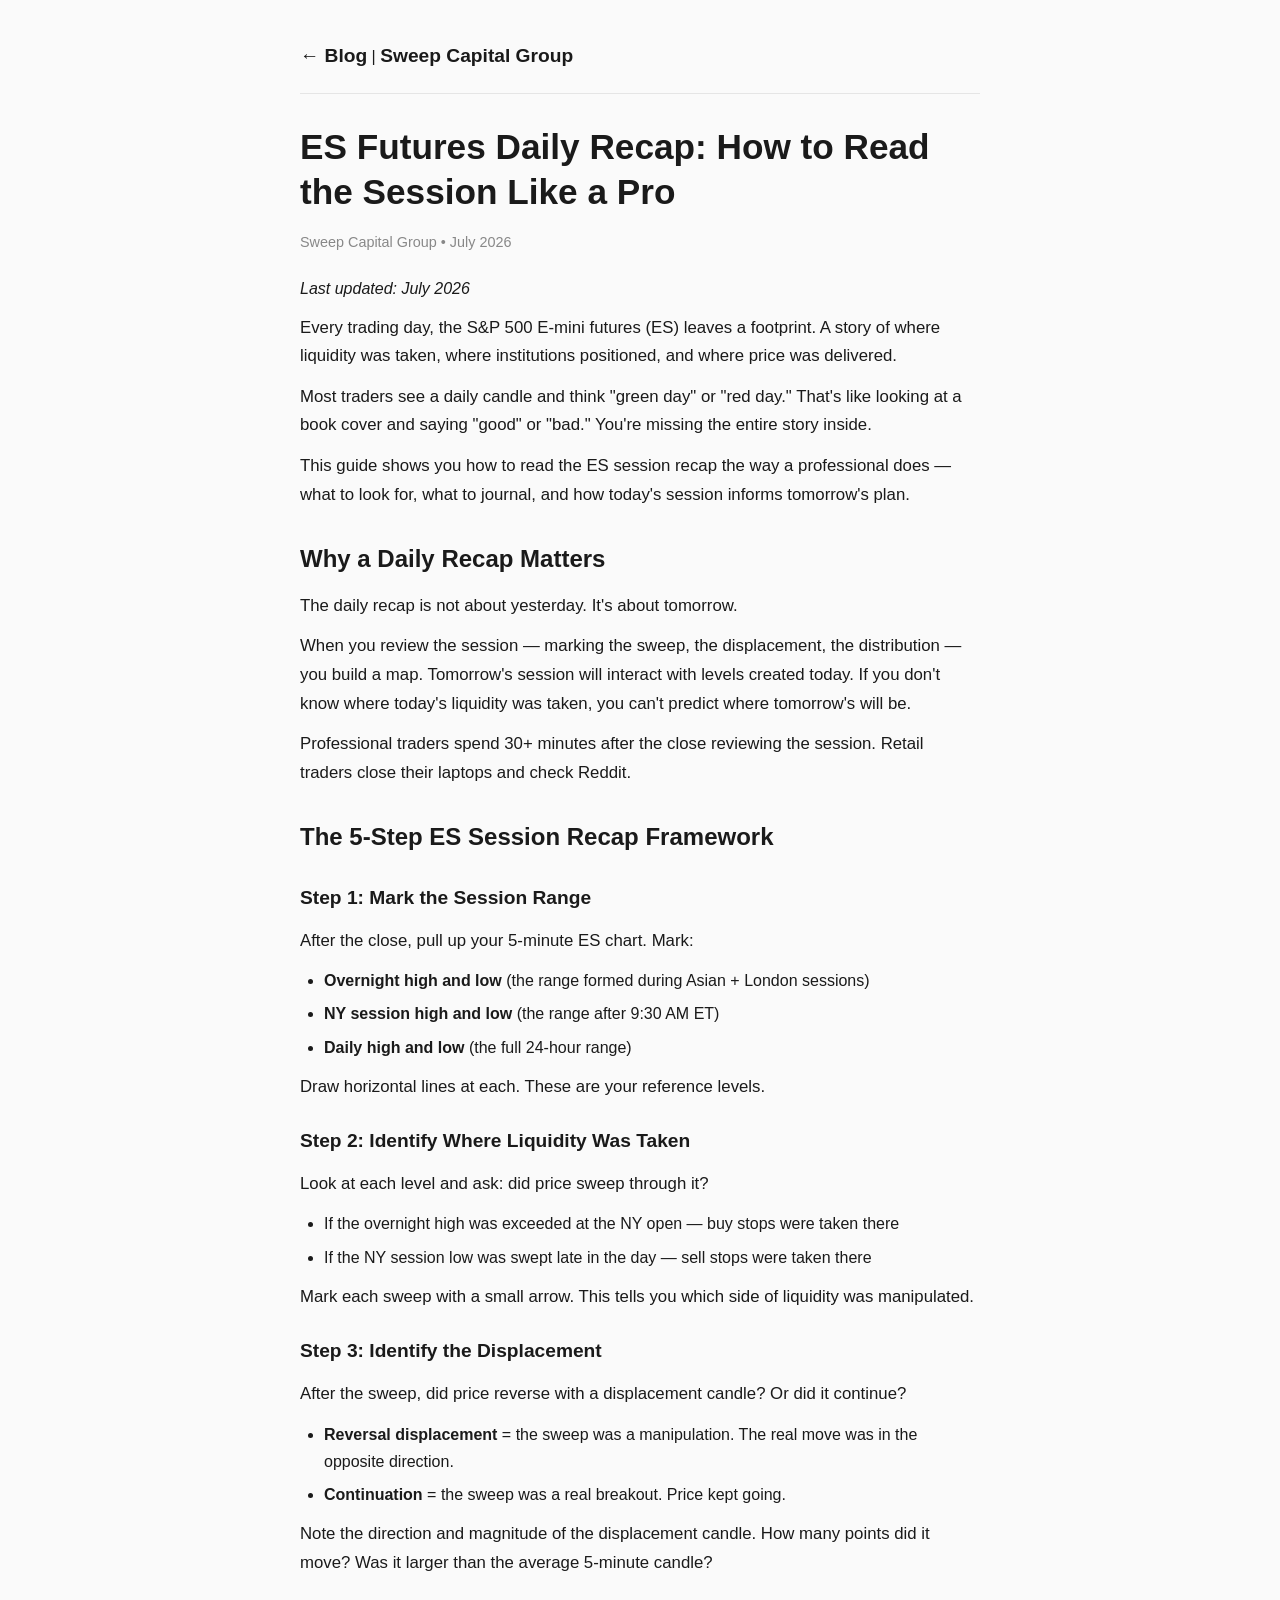
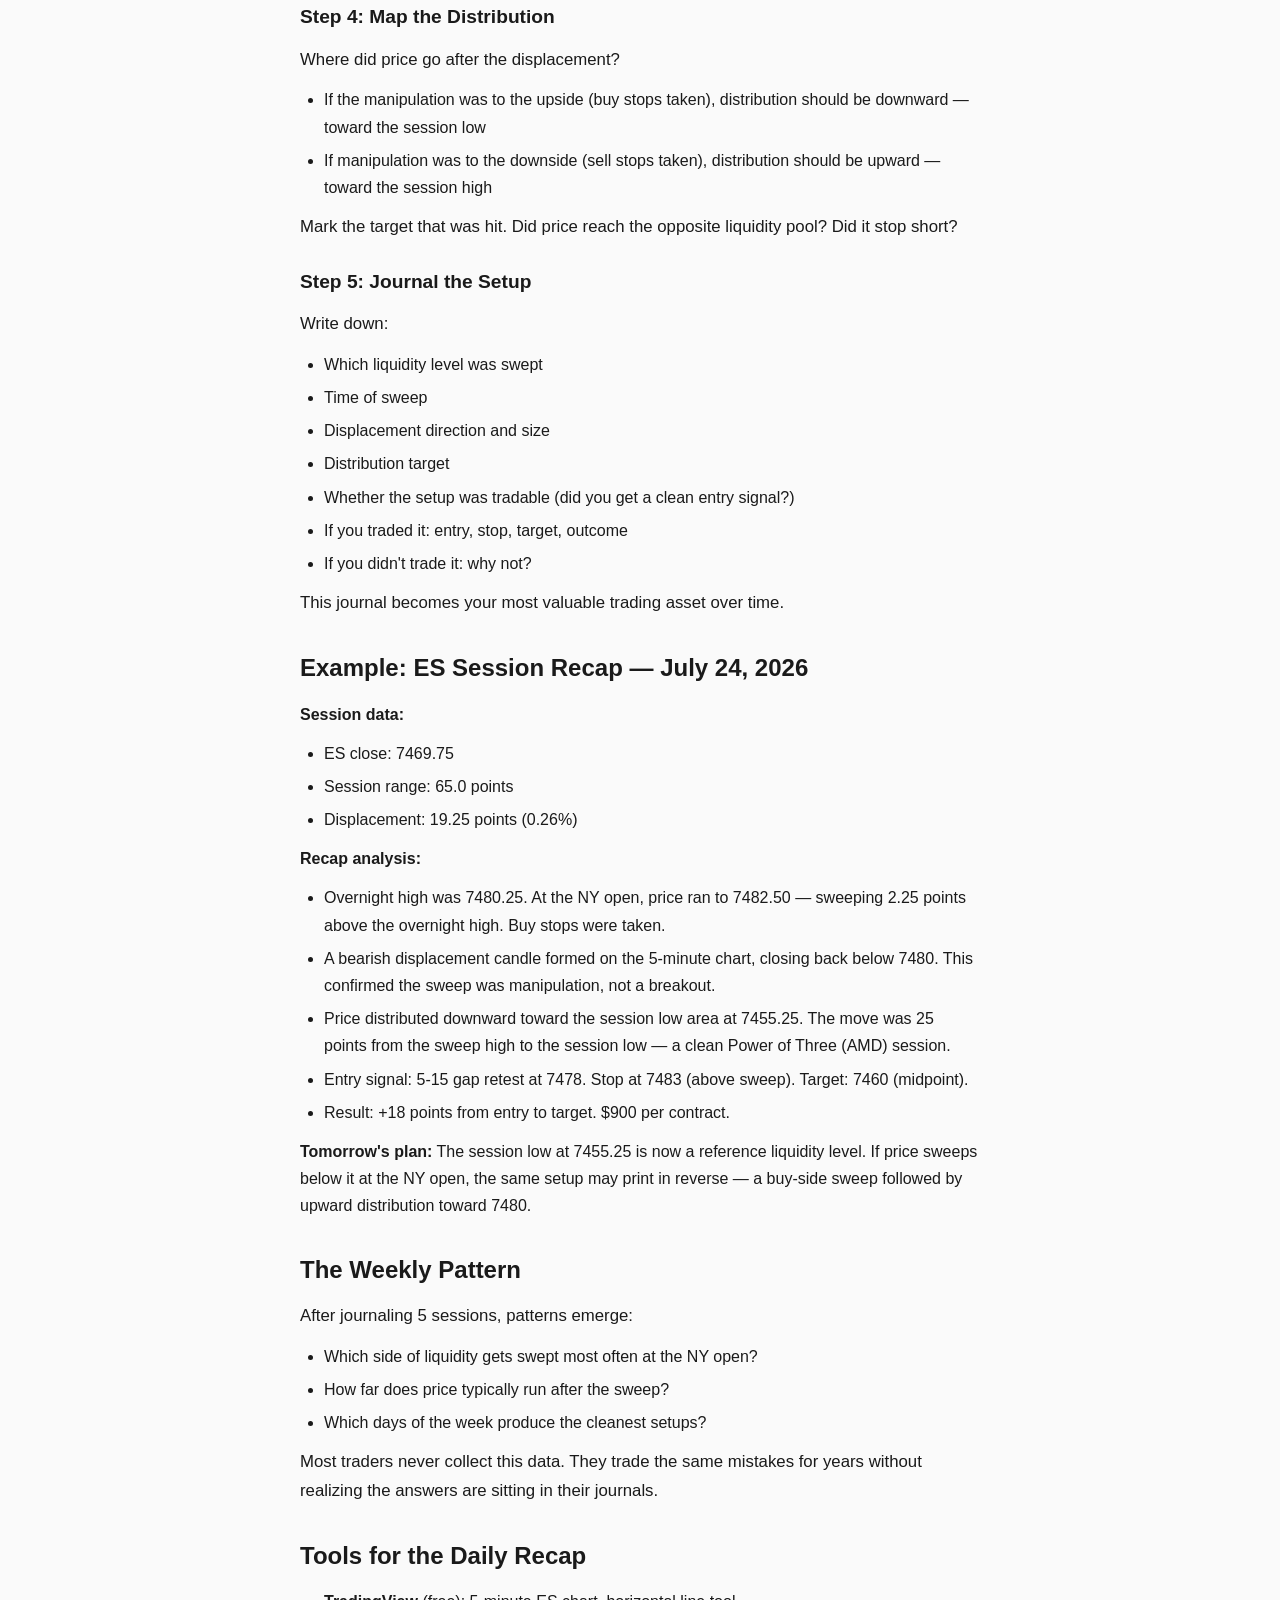
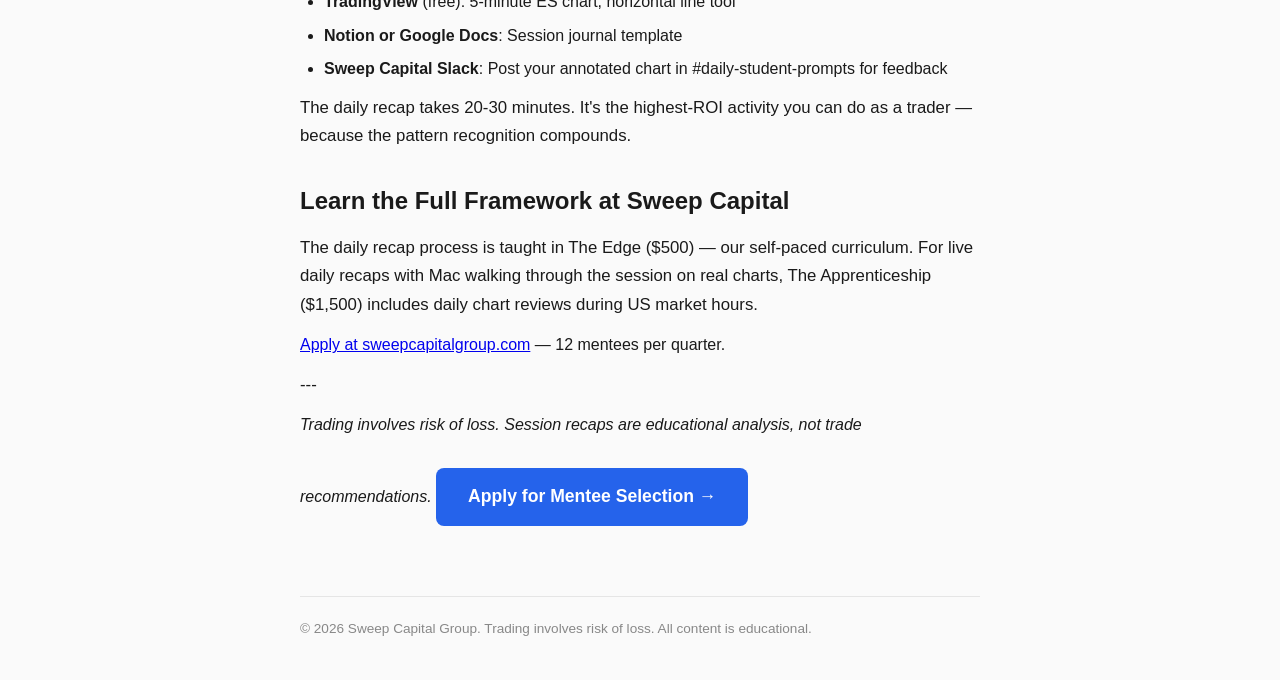
<file: es-futures-daily-recap/index.html>
<!DOCTYPE html>
<html lang="en">
<head>
<meta charset="UTF-8">
<meta name="viewport" content="width=device-width, initial-scale=1.0">
<title>ES Futures Daily Recap: How to Read the Session Like a Pro</title>
<meta name="description" content="The daily recap is the highest-ROI activity for futures traders.">
<meta property="og:title" content="ES Futures Daily Recap: How to Read the Session Like a Pro">
<meta property="og:description" content="The daily recap is the highest-ROI activity for futures traders.">
<meta property="og:type" content="article">
<link rel="stylesheet" href="../style.css">
</head>
<body>
<div class="container">
<header><a href="..">← Blog</a> | <a href="https://sweepcapitalgroup.com">Sweep Capital Group</a></header>
<h1>ES Futures Daily Recap: How to Read the Session Like a Pro</h1>
<div class="meta">Sweep Capital Group • July 2026</div>

<em>Last updated: July 2026</em>

<p>
Every trading day, the S&P 500 E-mini futures (ES) leaves a footprint. A story of where liquidity was taken, where institutions positioned, and where price was delivered.
</p>

<p>
Most traders see a daily candle and think "green day" or "red day." That's like looking at a book cover and saying "good" or "bad." You're missing the entire story inside.
</p>

<p>
This guide shows you how to read the ES session recap the way a professional does — what to look for, what to journal, and how today's session informs tomorrow's plan.
</p>

<h2>Why a Daily Recap Matters</h2>

<p>
The daily recap is not about yesterday. It's about tomorrow.
</p>

<p>
When you review the session — marking the sweep, the displacement, the distribution — you build a map. Tomorrow's session will interact with levels created today. If you don't know where today's liquidity was taken, you can't predict where tomorrow's will be.
</p>

<p>
Professional traders spend 30+ minutes after the close reviewing the session. Retail traders close their laptops and check Reddit.
</p>

<h2>The 5-Step ES Session Recap Framework</h2>

<h3>Step 1: Mark the Session Range</h3>

<p>
After the close, pull up your 5-minute ES chart. Mark:
</p>

<ul><li><strong>Overnight high and low</strong> (the range formed during Asian + London sessions)</li>
<li><strong>NY session high and low</strong> (the range after 9:30 AM ET)</li>
<li><strong>Daily high and low</strong> (the full 24-hour range)</li>
</ul>
<p>
Draw horizontal lines at each. These are your reference levels.
</p>

<h3>Step 2: Identify Where Liquidity Was Taken</h3>

<p>
Look at each level and ask: did price sweep through it?
</p>

<ul><li>If the overnight high was exceeded at the NY open — buy stops were taken there</li>
<li>If the NY session low was swept late in the day — sell stops were taken there</li>
</ul>
<p>
Mark each sweep with a small arrow. This tells you which side of liquidity was manipulated.
</p>

<h3>Step 3: Identify the Displacement</h3>

<p>
After the sweep, did price reverse with a displacement candle? Or did it continue?
</p>

<ul><li><strong>Reversal displacement</strong> = the sweep was a manipulation. The real move was in the opposite direction.</li>
<li><strong>Continuation</strong> = the sweep was a real breakout. Price kept going.</li>
</ul>
<p>
Note the direction and magnitude of the displacement candle. How many points did it move? Was it larger than the average 5-minute candle?
</p>

<h3>Step 4: Map the Distribution</h3>

<p>
Where did price go after the displacement?
</p>

<ul><li>If the manipulation was to the upside (buy stops taken), distribution should be downward — toward the session low</li>
<li>If manipulation was to the downside (sell stops taken), distribution should be upward — toward the session high</li>
</ul>
<p>
Mark the target that was hit. Did price reach the opposite liquidity pool? Did it stop short?
</p>

<h3>Step 5: Journal the Setup</h3>

<p>
Write down:
</p>

<ul><li>Which liquidity level was swept</li>
<li>Time of sweep</li>
<li>Displacement direction and size</li>
<li>Distribution target</li>
<li>Whether the setup was tradable (did you get a clean entry signal?)</li>
<li>If you traded it: entry, stop, target, outcome</li>
<li>If you didn't trade it: why not?</li>
</ul>
<p>
This journal becomes your most valuable trading asset over time.
</p>

<h2>Example: ES Session Recap — July 24, 2026</h2>

<strong>Session data:</strong>
<ul><li>ES close: 7469.75</li>
<li>Session range: 65.0 points</li>
<li>Displacement: 19.25 points (0.26%)</li>
</ul>
<strong>Recap analysis:</strong>

<ul><li>Overnight high was 7480.25. At the NY open, price ran to 7482.50 — sweeping 2.25 points above the overnight high. Buy stops were taken.</li>
<li>A bearish displacement candle formed on the 5-minute chart, closing back below 7480. This confirmed the sweep was manipulation, not a breakout.</li>
<li>Price distributed downward toward the session low area at 7455.25. The move was 25 points from the sweep high to the session low — a clean Power of Three (AMD) session.</li>
<li>Entry signal: 5-15 gap retest at 7478. Stop at 7483 (above sweep). Target: 7460 (midpoint).</li>
<li>Result: +18 points from entry to target. $900 per contract.</li>
</ul>
<strong>Tomorrow's plan:</strong> The session low at 7455.25 is now a reference liquidity level. If price sweeps below it at the NY open, the same setup may print in reverse — a buy-side sweep followed by upward distribution toward 7480.

<h2>The Weekly Pattern</h2>

<p>
After journaling 5 sessions, patterns emerge:
</p>

<ul><li>Which side of liquidity gets swept most often at the NY open?</li>
<li>How far does price typically run after the sweep?</li>
<li>Which days of the week produce the cleanest setups?</li>
</ul>
<p>
Most traders never collect this data. They trade the same mistakes for years without realizing the answers are sitting in their journals.
</p>

<h2>Tools for the Daily Recap</h2>

<ul><li><strong>TradingView</strong> (free): 5-minute ES chart, horizontal line tool</li>
<li><strong>Notion or Google Docs</strong>: Session journal template</li>
<li><strong>Sweep Capital Slack</strong>: Post your annotated chart in #daily-student-prompts for feedback</li>
</ul>
<p>
The daily recap takes 20-30 minutes. It's the highest-ROI activity you can do as a trader — because the pattern recognition compounds.
</p>

<h2>Learn the Full Framework at Sweep Capital</h2>

<p>
The daily recap process is taught in The Edge ($500) — our self-paced curriculum. For live daily recaps with Mac walking through the session on real charts, The Apprenticeship ($1,500) includes daily chart reviews during US market hours.
</p>

<a href="https://sweepcapitalgroup.com">Apply at sweepcapitalgroup.com</a> — 12 mentees per quarter.

<p>
---
</p>

<em>Trading involves risk of loss. Session recaps are educational analysis, not trade recommendations.</em>
<a class="cta" href="https://sweepcapitalgroup.com">Apply for Mentee Selection →</a>
<footer>© 2026 Sweep Capital Group. Trading involves risk of loss. All content is educational.</footer>
</div>
</body>
</html>
</file>
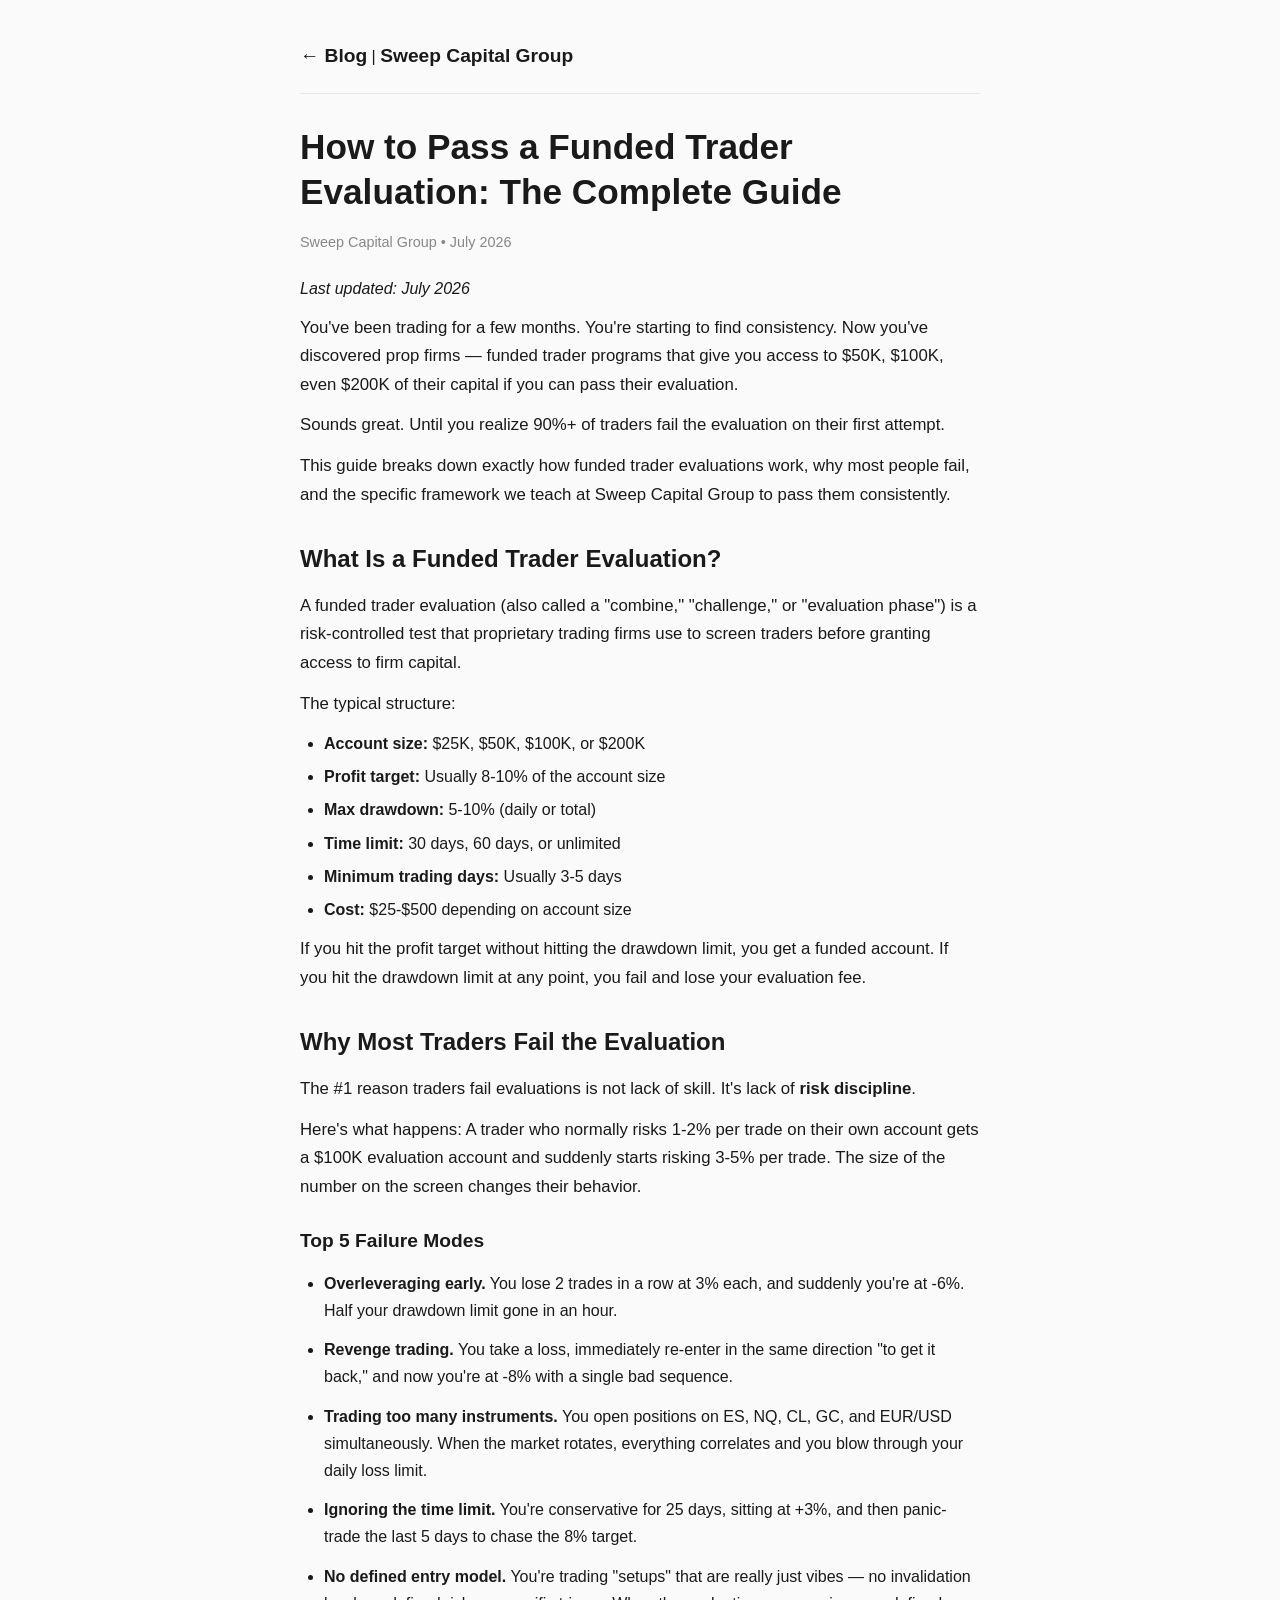
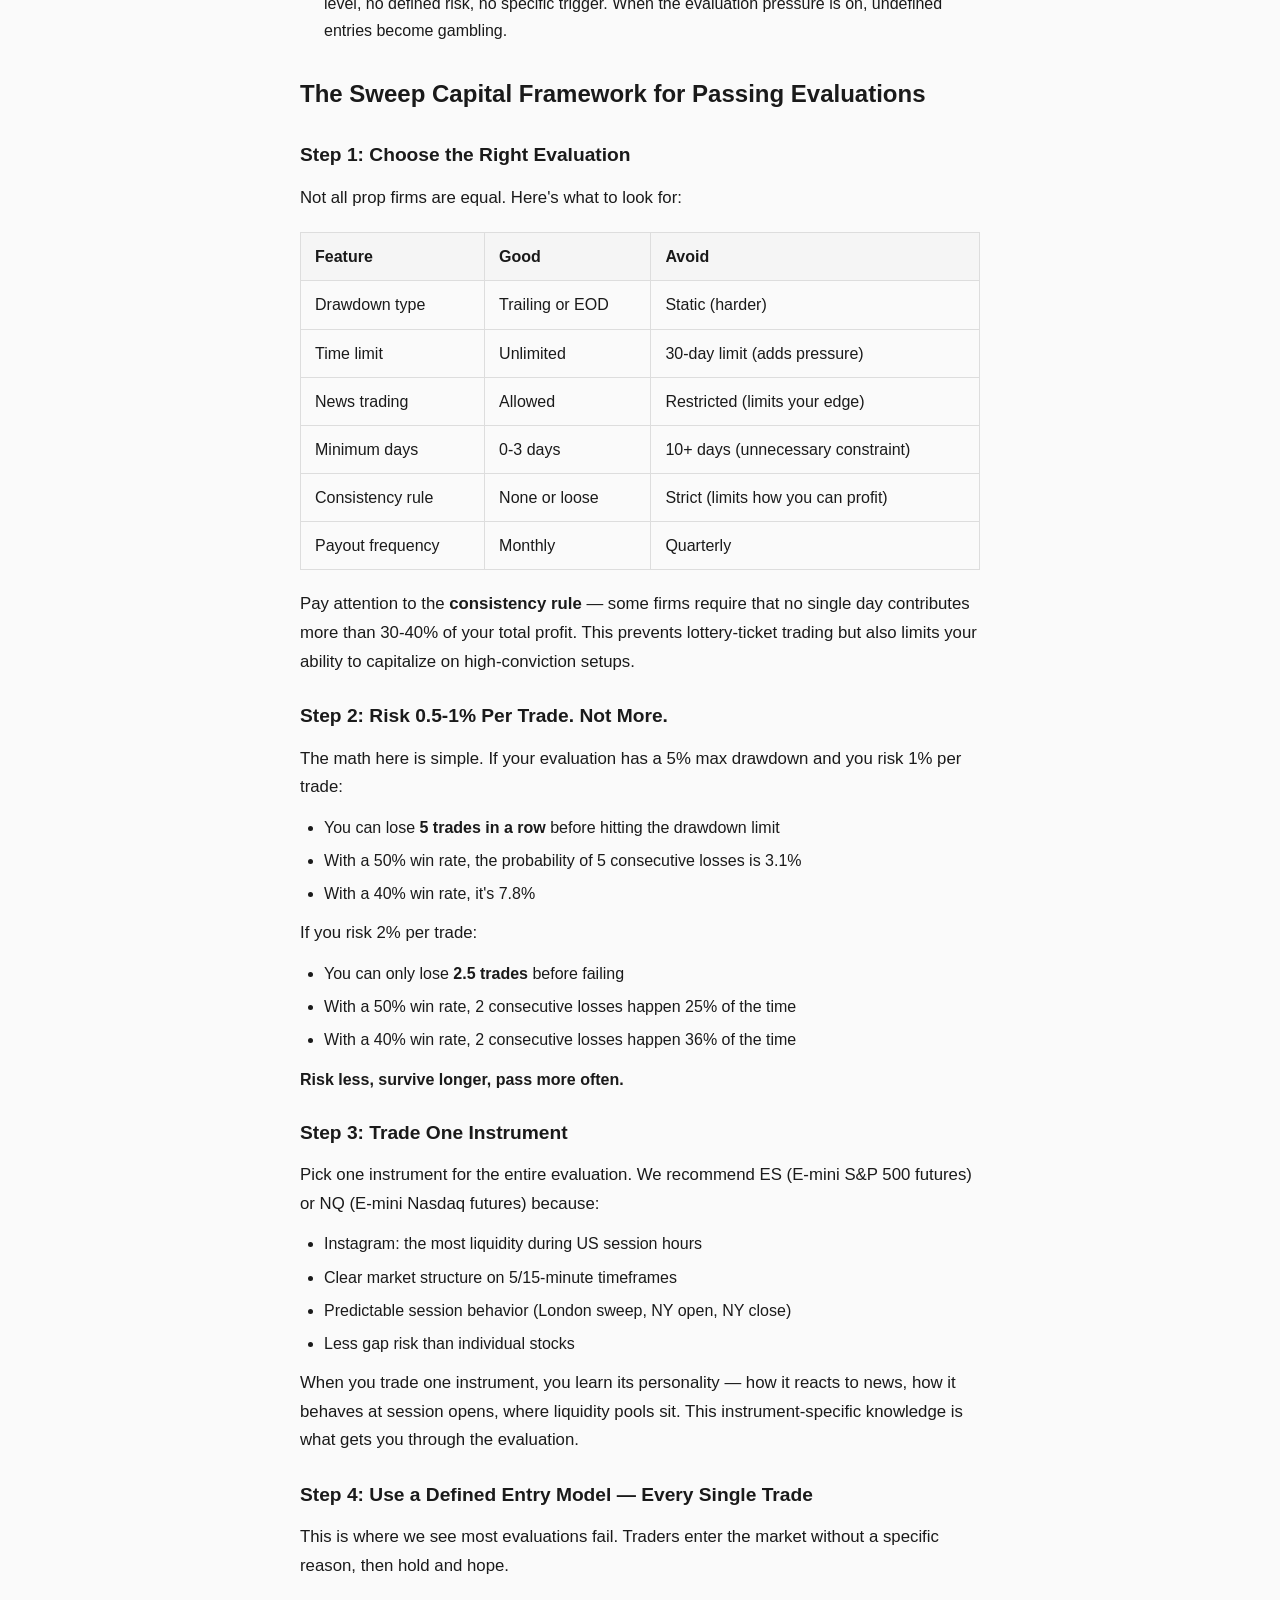
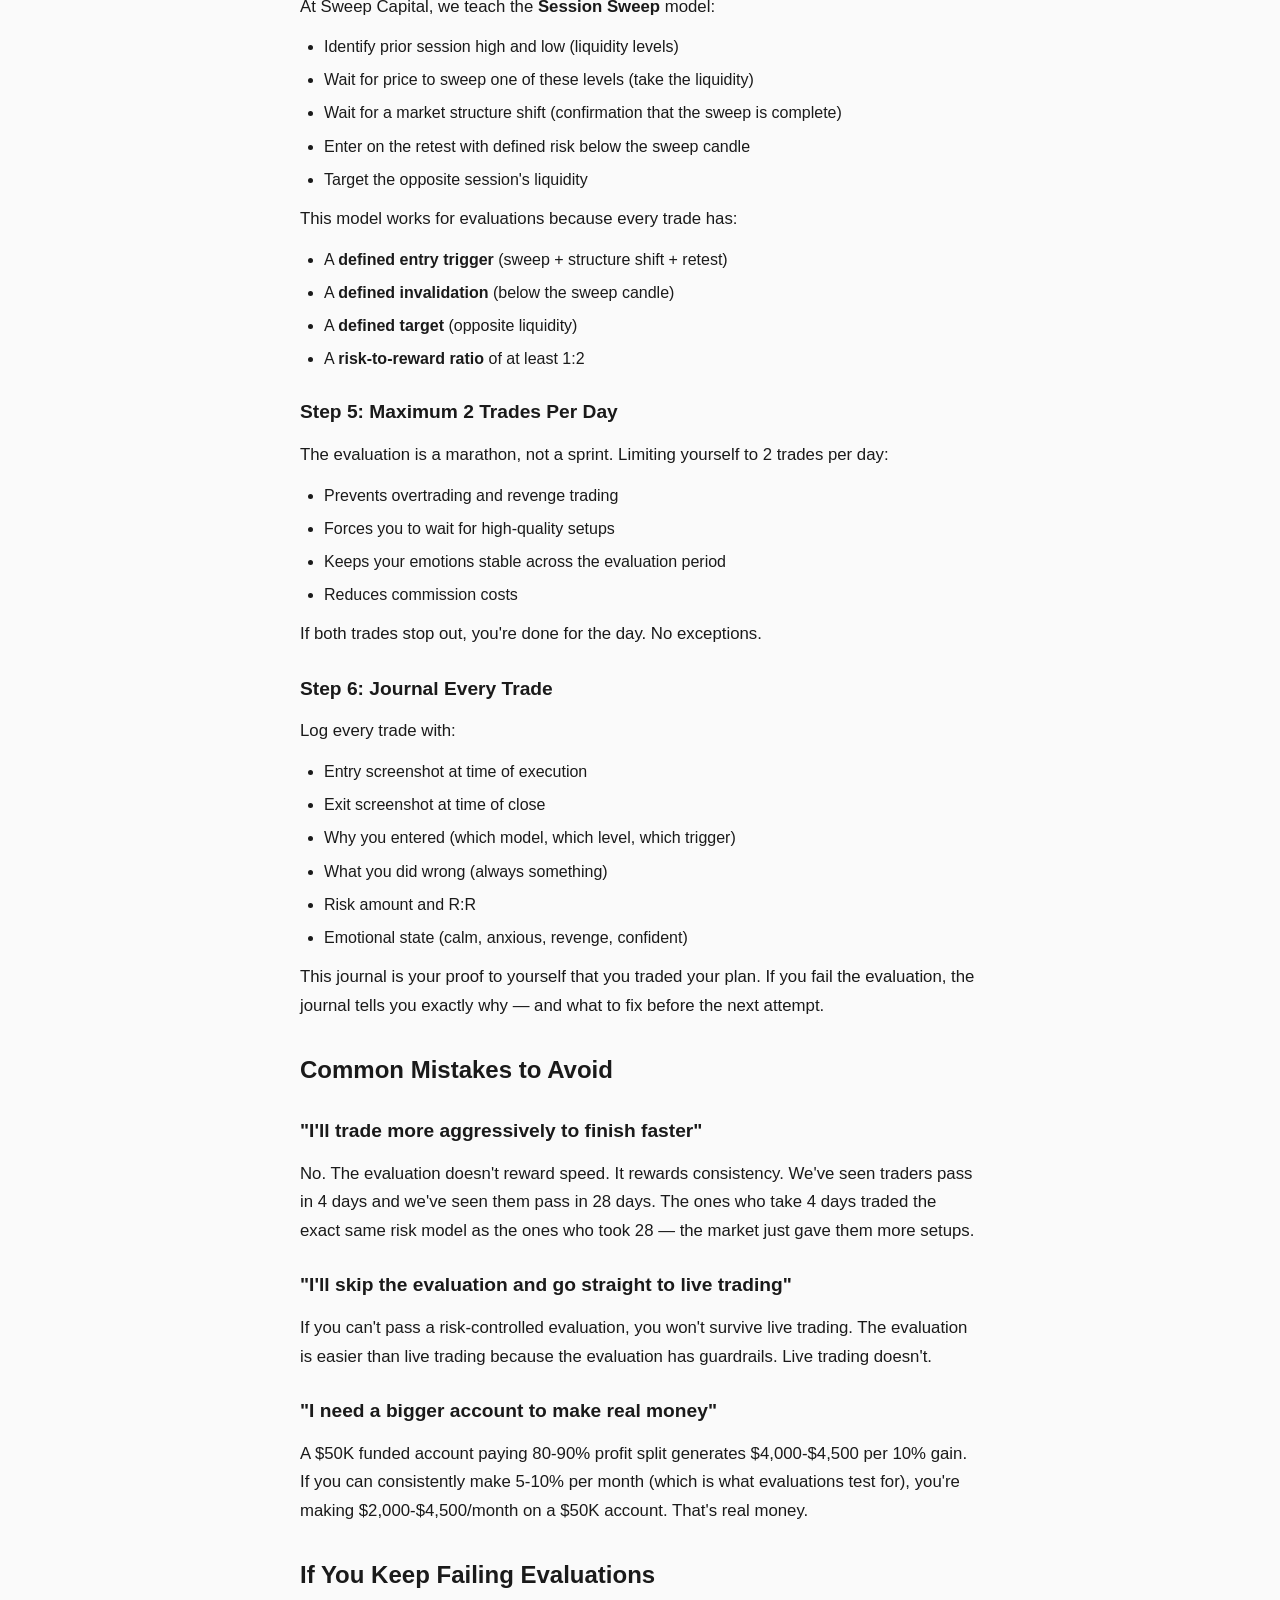
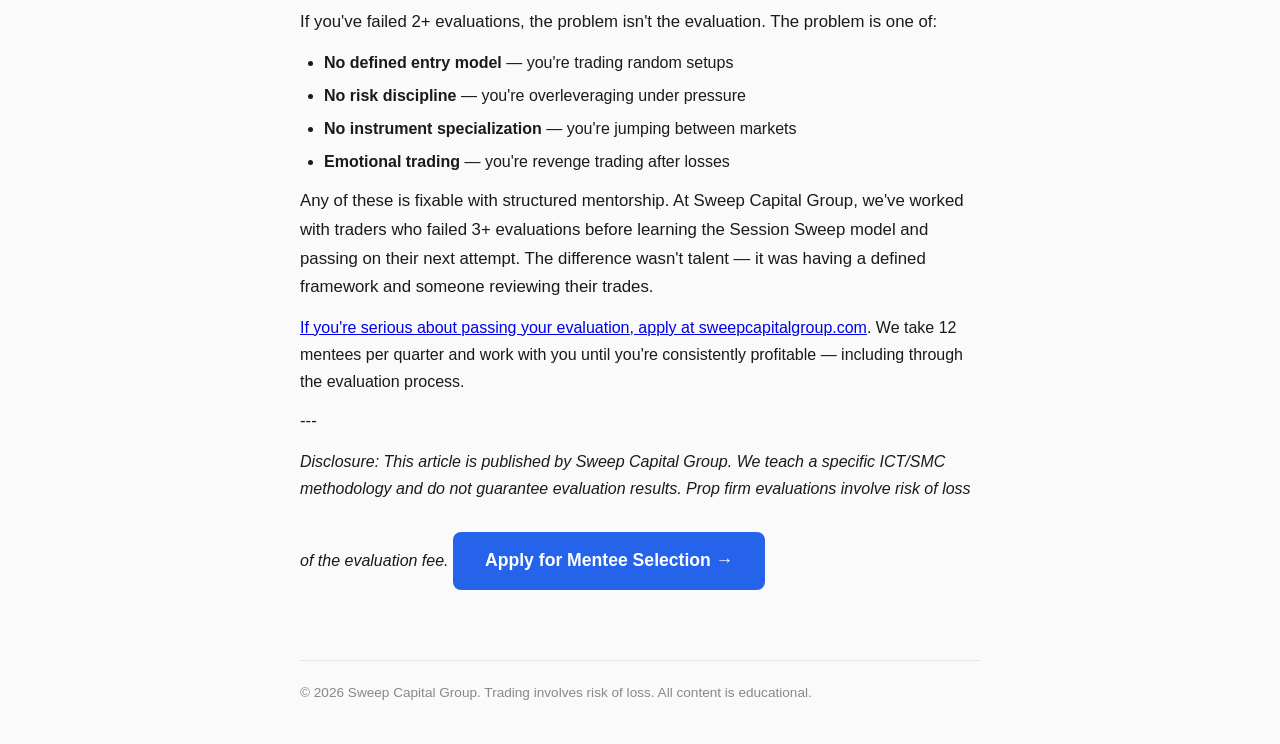
<file: how-to-pass-funded-trader-evaluation/index.html>
<!DOCTYPE html>
<html lang="en">
<head>
<meta charset="UTF-8">
<meta name="viewport" content="width=device-width, initial-scale=1.0">
<title>How to Pass a Funded Trader Evaluation: The Complete Guide</title>
<meta name="description" content="90% of traders fail their funded evaluation. Here's the framework to beat the odds.">
<meta property="og:title" content="How to Pass a Funded Trader Evaluation: The Complete Guide">
<meta property="og:description" content="90% of traders fail their funded evaluation. Here's the framework to beat the odds.">
<meta property="og:type" content="article">
<link rel="stylesheet" href="../style.css">
</head>
<body>
<div class="container">
<header><a href="..">← Blog</a> | <a href="https://sweepcapitalgroup.com">Sweep Capital Group</a></header>
<h1>How to Pass a Funded Trader Evaluation: The Complete Guide</h1>
<div class="meta">Sweep Capital Group • July 2026</div>

<em>Last updated: July 2026</em>

<p>
You've been trading for a few months. You're starting to find consistency. Now you've discovered prop firms — funded trader programs that give you access to $50K, $100K, even $200K of their capital if you can pass their evaluation.
</p>

<p>
Sounds great. Until you realize 90%+ of traders fail the evaluation on their first attempt.
</p>

<p>
This guide breaks down exactly how funded trader evaluations work, why most people fail, and the specific framework we teach at Sweep Capital Group to pass them consistently.
</p>

<h2>What Is a Funded Trader Evaluation?</h2>

<p>
A funded trader evaluation (also called a "combine," "challenge," or "evaluation phase") is a risk-controlled test that proprietary trading firms use to screen traders before granting access to firm capital.
</p>

<p>
The typical structure:
</p>
<ul><li><strong>Account size:</strong> $25K, $50K, $100K, or $200K</li>
<li><strong>Profit target:</strong> Usually 8-10% of the account size</li>
<li><strong>Max drawdown:</strong> 5-10% (daily or total)</li>
<li><strong>Time limit:</strong> 30 days, 60 days, or unlimited</li>
<li><strong>Minimum trading days:</strong> Usually 3-5 days</li>
<li><strong>Cost:</strong> $25-$500 depending on account size</li>
</ul>
<p>
If you hit the profit target without hitting the drawdown limit, you get a funded account. If you hit the drawdown limit at any point, you fail and lose your evaluation fee.
</p>

<h2>Why Most Traders Fail the Evaluation</h2>

<p>
The #1 reason traders fail evaluations is not lack of skill. It's lack of <strong>risk discipline</strong>.
</p>

<p>
Here's what happens: A trader who normally risks 1-2% per trade on their own account gets a $100K evaluation account and suddenly starts risking 3-5% per trade. The size of the number on the screen changes their behavior.
</p>

<h3>Top 5 Failure Modes</h3>

<ul><li><strong>Overleveraging early.</strong> You lose 2 trades in a row at 3% each, and suddenly you're at -6%. Half your drawdown limit gone in an hour.</li>
</ul>
<ul><li><strong>Revenge trading.</strong> You take a loss, immediately re-enter in the same direction "to get it back," and now you're at -8% with a single bad sequence.</li>
</ul>
<ul><li><strong>Trading too many instruments.</strong> You open positions on ES, NQ, CL, GC, and EUR/USD simultaneously. When the market rotates, everything correlates and you blow through your daily loss limit.</li>
</ul>
<ul><li><strong>Ignoring the time limit.</strong> You're conservative for 25 days, sitting at +3%, and then panic-trade the last 5 days to chase the 8% target.</li>
</ul>
<ul><li><strong>No defined entry model.</strong> You're trading "setups" that are really just vibes — no invalidation level, no defined risk, no specific trigger. When the evaluation pressure is on, undefined entries become gambling.</li>
</ul>
<h2>The Sweep Capital Framework for Passing Evaluations</h2>

<h3>Step 1: Choose the Right Evaluation</h3>

<p>
Not all prop firms are equal. Here's what to look for:
</p>

<table><tr><th>Feature</th><th>Good</th><th>Avoid</th></tr><tr><td>Drawdown type</td><td>Trailing or EOD</td><td>Static (harder)</td></tr><tr><td>Time limit</td><td>Unlimited</td><td>30-day limit (adds pressure)</td></tr><tr><td>News trading</td><td>Allowed</td><td>Restricted (limits your edge)</td></tr><tr><td>Minimum days</td><td>0-3 days</td><td>10+ days (unnecessary constraint)</td></tr><tr><td>Consistency rule</td><td>None or loose</td><td>Strict (limits how you can profit)</td></tr><tr><td>Payout frequency</td><td>Monthly</td><td>Quarterly</td></tr></table>

<p>
Pay attention to the <strong>consistency rule</strong> — some firms require that no single day contributes more than 30-40% of your total profit. This prevents lottery-ticket trading but also limits your ability to capitalize on high-conviction setups.
</p>

<h3>Step 2: Risk 0.5-1% Per Trade. Not More.</h3>

<p>
The math here is simple. If your evaluation has a 5% max drawdown and you risk 1% per trade:
</p>

<ul><li>You can lose <strong>5 trades in a row</strong> before hitting the drawdown limit</li>
<li>With a 50% win rate, the probability of 5 consecutive losses is 3.1%</li>
<li>With a 40% win rate, it's 7.8%</li>
</ul>
<p>
If you risk 2% per trade:
</p>
<ul><li>You can only lose <strong>2.5 trades</strong> before failing</li>
<li>With a 50% win rate, 2 consecutive losses happen 25% of the time</li>
<li>With a 40% win rate, 2 consecutive losses happen 36% of the time</li>
</ul>
<strong>Risk less, survive longer, pass more often.</strong>

<h3>Step 3: Trade One Instrument</h3>

<p>
Pick one instrument for the entire evaluation. We recommend ES (E-mini S&P 500 futures) or NQ (E-mini Nasdaq futures) because:
</p>
<ul><li>Instagram: the most liquidity during US session hours</li>
<li>Clear market structure on 5/15-minute timeframes</li>
<li>Predictable session behavior (London sweep, NY open, NY close)</li>
<li>Less gap risk than individual stocks</li>
</ul>
<p>
When you trade one instrument, you learn its personality — how it reacts to news, how it behaves at session opens, where liquidity pools sit. This instrument-specific knowledge is what gets you through the evaluation.
</p>

<h3>Step 4: Use a Defined Entry Model — Every Single Trade</h3>

<p>
This is where we see most evaluations fail. Traders enter the market without a specific reason, then hold and hope.
</p>

<p>
At Sweep Capital, we teach the <strong>Session Sweep</strong> model:
</p>
<ul><li>Identify prior session high and low (liquidity levels)</li>
<li>Wait for price to sweep one of these levels (take the liquidity)</li>
<li>Wait for a market structure shift (confirmation that the sweep is complete)</li>
<li>Enter on the retest with defined risk below the sweep candle</li>
<li>Target the opposite session's liquidity</li>
</ul>
<p>
This model works for evaluations because every trade has:
</p>
<ul><li>A <strong>defined entry trigger</strong> (sweep + structure shift + retest)</li>
<li>A <strong>defined invalidation</strong> (below the sweep candle)</li>
<li>A <strong>defined target</strong> (opposite liquidity)</li>
<li>A <strong>risk-to-reward ratio</strong> of at least 1:2</li>
</ul>
<h3>Step 5: Maximum 2 Trades Per Day</h3>

<p>
The evaluation is a marathon, not a sprint. Limiting yourself to 2 trades per day:
</p>
<ul><li>Prevents overtrading and revenge trading</li>
<li>Forces you to wait for high-quality setups</li>
<li>Keeps your emotions stable across the evaluation period</li>
<li>Reduces commission costs</li>
</ul>
<p>
If both trades stop out, you're done for the day. No exceptions.
</p>

<h3>Step 6: Journal Every Trade</h3>

<p>
Log every trade with:
</p>
<ul><li>Entry screenshot at time of execution</li>
<li>Exit screenshot at time of close</li>
<li>Why you entered (which model, which level, which trigger)</li>
<li>What you did wrong (always something)</li>
<li>Risk amount and R:R</li>
<li>Emotional state (calm, anxious, revenge, confident)</li>
</ul>
<p>
This journal is your proof to yourself that you traded your plan. If you fail the evaluation, the journal tells you exactly why — and what to fix before the next attempt.
</p>

<h2>Common Mistakes to Avoid</h2>

<h3>"I'll trade more aggressively to finish faster"</h3>
<p>
No. The evaluation doesn't reward speed. It rewards consistency. We've seen traders pass in 4 days and we've seen them pass in 28 days. The ones who take 4 days traded the exact same risk model as the ones who took 28 — the market just gave them more setups.
</p>

<h3>"I'll skip the evaluation and go straight to live trading"</h3>
<p>
If you can't pass a risk-controlled evaluation, you won't survive live trading. The evaluation is easier than live trading because the evaluation has guardrails. Live trading doesn't.
</p>

<h3>"I need a bigger account to make real money"</h3>
<p>
A $50K funded account paying 80-90% profit split generates $4,000-$4,500 per 10% gain. If you can consistently make 5-10% per month (which is what evaluations test for), you're making $2,000-$4,500/month on a $50K account. That's real money.
</p>

<h2>If You Keep Failing Evaluations</h2>

<p>
If you've failed 2+ evaluations, the problem isn't the evaluation. The problem is one of:
</p>
<ul><li><strong>No defined entry model</strong> — you're trading random setups</li>
<li><strong>No risk discipline</strong> — you're overleveraging under pressure</li>
<li><strong>No instrument specialization</strong> — you're jumping between markets</li>
<li><strong>Emotional trading</strong> — you're revenge trading after losses</li>
</ul>
<p>
Any of these is fixable with structured mentorship. At Sweep Capital Group, we've worked with traders who failed 3+ evaluations before learning the Session Sweep model and passing on their next attempt. The difference wasn't talent — it was having a defined framework and someone reviewing their trades.
</p>

<a href="https://sweepcapitalgroup.com">If you're serious about passing your evaluation, apply at sweepcapitalgroup.com</a>. We take 12 mentees per quarter and work with you until you're consistently profitable — including through the evaluation process.

<p>
---
</p>

<em>Disclosure: This article is published by Sweep Capital Group. We teach a specific ICT/SMC methodology and do not guarantee evaluation results. Prop firm evaluations involve risk of loss of the evaluation fee.</em>

<a class="cta" href="https://sweepcapitalgroup.com">Apply for Mentee Selection →</a>
<footer>© 2026 Sweep Capital Group. Trading involves risk of loss. All content is educational.</footer>
</div>
</body>
</html>
</file>
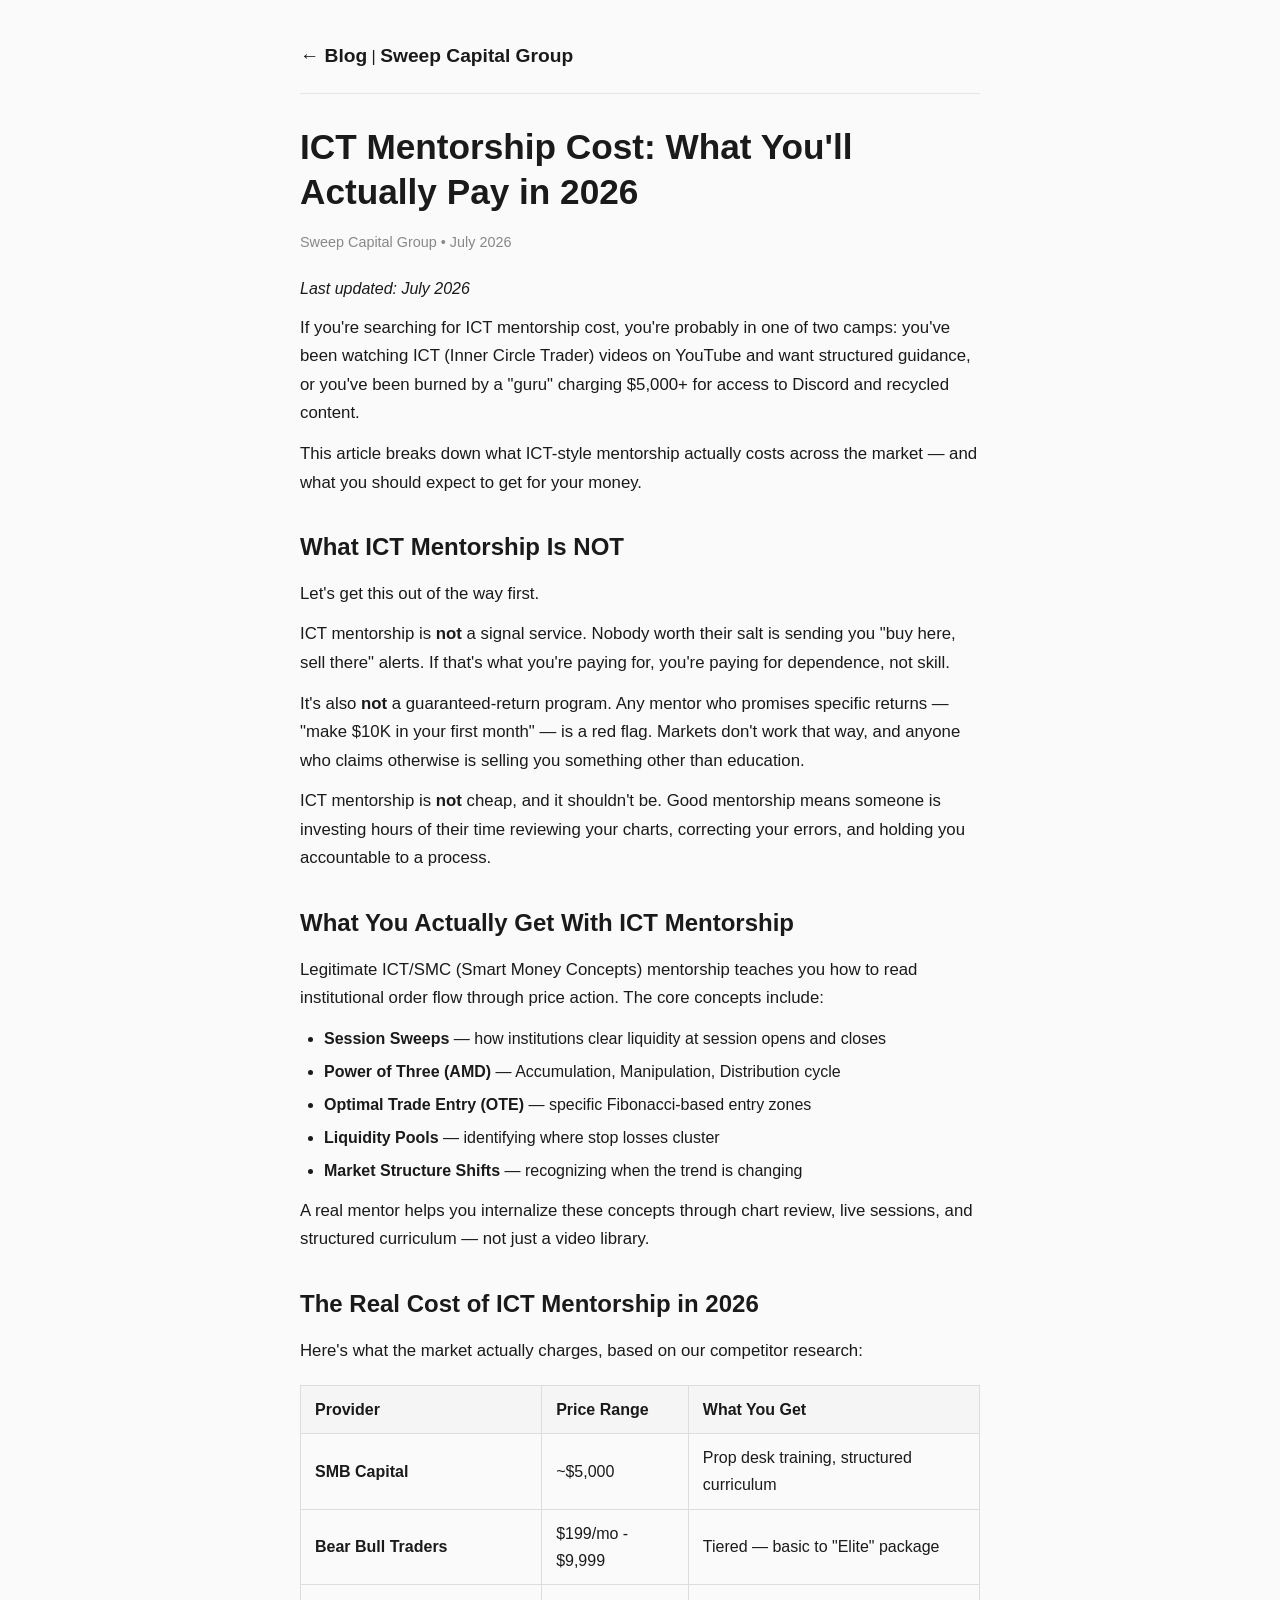
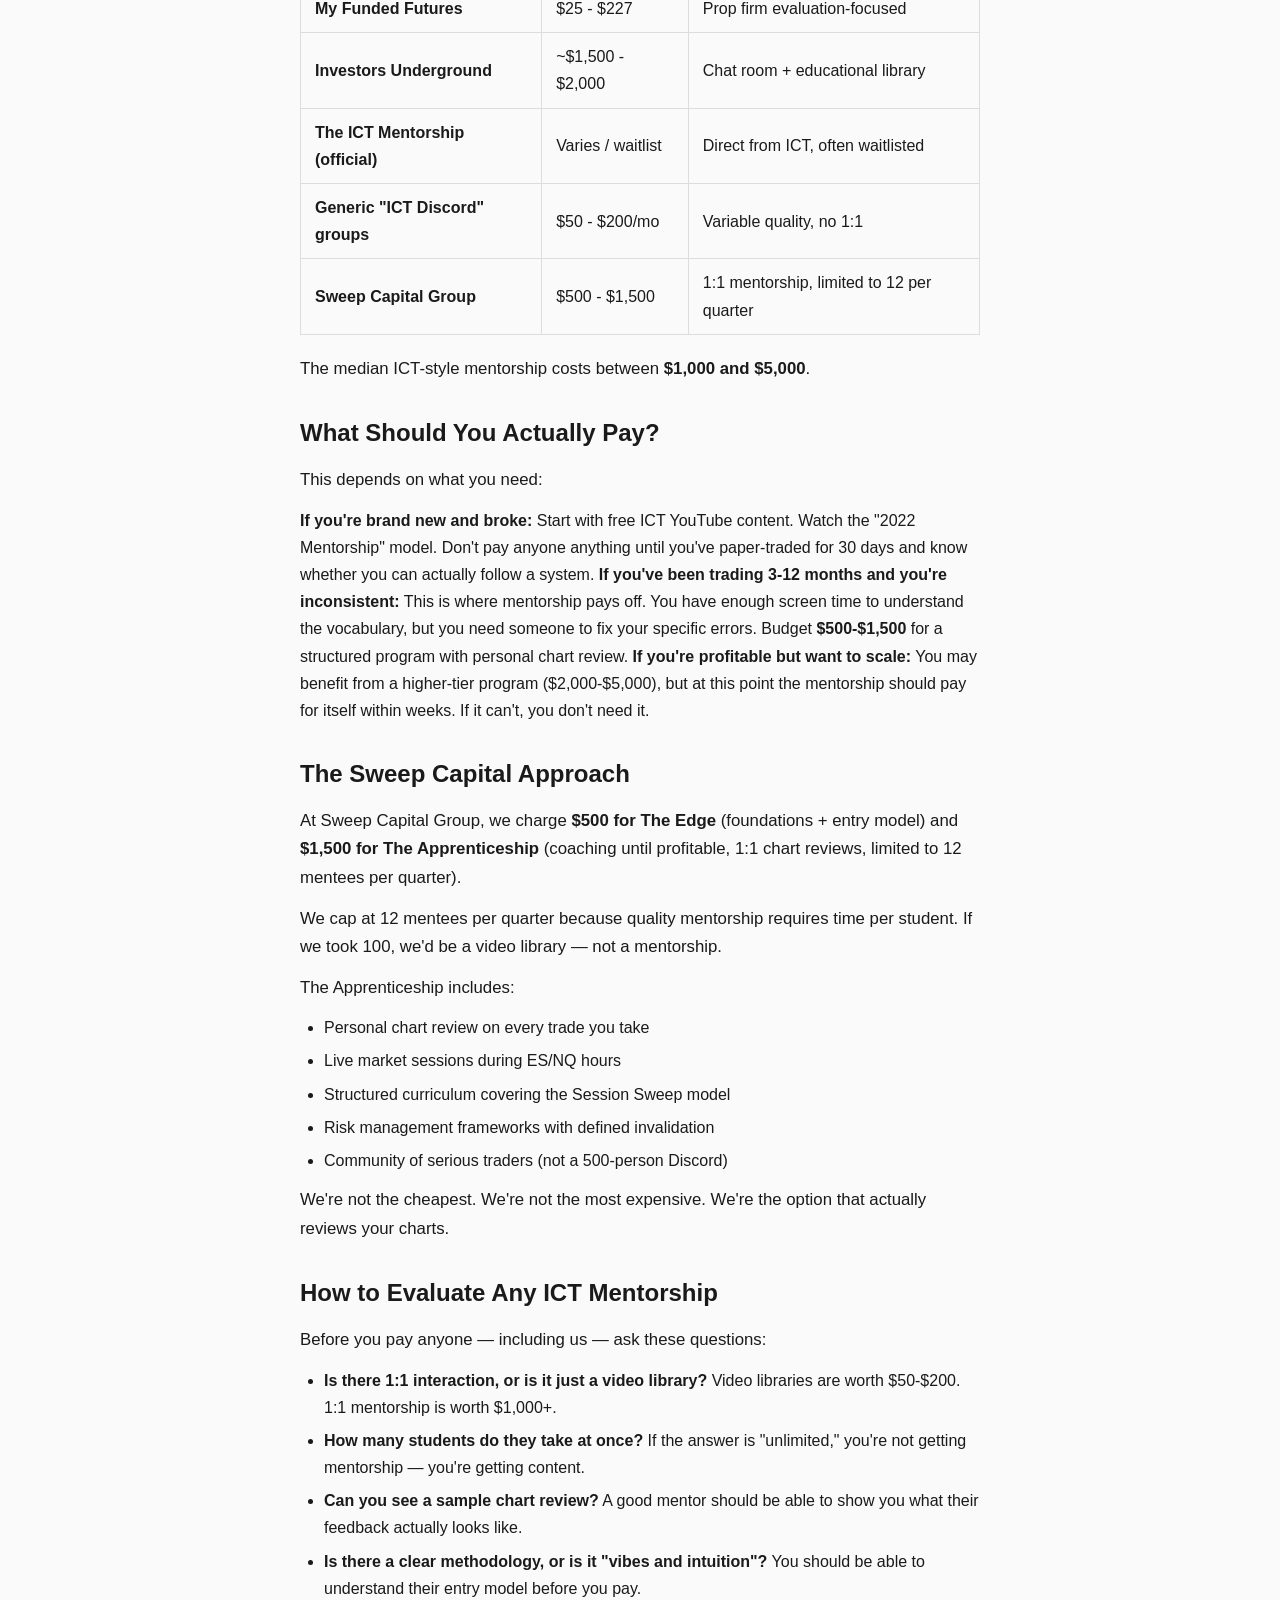
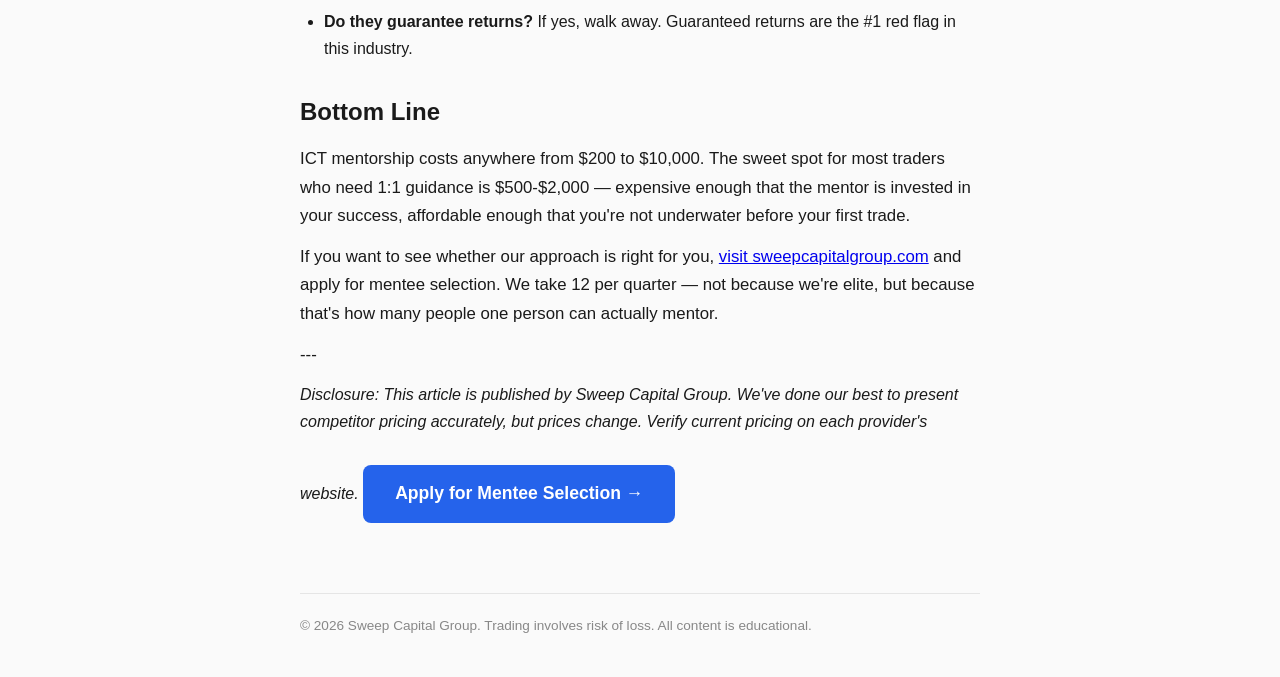
<file: ict-mentorship-cost/index.html>
<!DOCTYPE html>
<html lang="en">
<head>
<meta charset="UTF-8">
<meta name="viewport" content="width=device-width, initial-scale=1.0">
<title>ICT Mentorship Cost: What You'll Actually Pay in 2026</title>
<meta name="description" content="Complete breakdown of ICT mentorship costs in 2026. Compare SMB Capital, Bear Bull Traders, and Sweep Capital Group.">
<meta property="og:title" content="ICT Mentorship Cost: What You'll Actually Pay in 2026">
<meta property="og:description" content="Complete breakdown of ICT mentorship costs in 2026. Compare SMB Capital, Bear Bull Traders, and Sweep Capital Group.">
<meta property="og:type" content="article">
<link rel="stylesheet" href="../style.css">
</head>
<body>
<div class="container">
<header><a href="..">← Blog</a> | <a href="https://sweepcapitalgroup.com">Sweep Capital Group</a></header>
<h1>ICT Mentorship Cost: What You'll Actually Pay in 2026</h1>
<div class="meta">Sweep Capital Group • July 2026</div>

<em>Last updated: July 2026</em>

<p>
If you're searching for ICT mentorship cost, you're probably in one of two camps: you've been watching ICT (Inner Circle Trader) videos on YouTube and want structured guidance, or you've been burned by a "guru" charging $5,000+ for access to Discord and recycled content.
</p>

<p>
This article breaks down what ICT-style mentorship actually costs across the market — and what you should expect to get for your money.
</p>

<h2>What ICT Mentorship Is NOT</h2>

<p>
Let's get this out of the way first.
</p>

<p>
ICT mentorship is <strong>not</strong> a signal service. Nobody worth their salt is sending you "buy here, sell there" alerts. If that's what you're paying for, you're paying for dependence, not skill.
</p>

<p>
It's also <strong>not</strong> a guaranteed-return program. Any mentor who promises specific returns — "make $10K in your first month" — is a red flag. Markets don't work that way, and anyone who claims otherwise is selling you something other than education.
</p>

<p>
ICT mentorship is <strong>not</strong> cheap, and it shouldn't be. Good mentorship means someone is investing hours of their time reviewing your charts, correcting your errors, and holding you accountable to a process.
</p>

<h2>What You Actually Get With ICT Mentorship</h2>

<p>
Legitimate ICT/SMC (Smart Money Concepts) mentorship teaches you how to read institutional order flow through price action. The core concepts include:
</p>

<ul><li><strong>Session Sweeps</strong> — how institutions clear liquidity at session opens and closes</li>
<li><strong>Power of Three (AMD)</strong> — Accumulation, Manipulation, Distribution cycle</li>
<li><strong>Optimal Trade Entry (OTE)</strong> — specific Fibonacci-based entry zones</li>
<li><strong>Liquidity Pools</strong> — identifying where stop losses cluster</li>
<li><strong>Market Structure Shifts</strong> — recognizing when the trend is changing</li>
</ul>
<p>
A real mentor helps you internalize these concepts through chart review, live sessions, and structured curriculum — not just a video library.
</p>

<h2>The Real Cost of ICT Mentorship in 2026</h2>

<p>
Here's what the market actually charges, based on our competitor research:
</p>

<table><tr><th>Provider</th><th>Price Range</th><th>What You Get</th></tr><tr><td><strong>SMB Capital</strong></td><td>~$5,000</td><td>Prop desk training, structured curriculum</td></tr><tr><td><strong>Bear Bull Traders</strong></td><td>$199/mo - $9,999</td><td>Tiered — basic to "Elite" package</td></tr><tr><td><strong>My Funded Futures</strong></td><td>$25 - $227</td><td>Prop firm evaluation-focused</td></tr><tr><td><strong>Investors Underground</strong></td><td>~$1,500 - $2,000</td><td>Chat room + educational library</td></tr><tr><td><strong>The ICT Mentorship (official)</strong></td><td>Varies / waitlist</td><td>Direct from ICT, often waitlisted</td></tr><tr><td><strong>Generic "ICT Discord" groups</strong></td><td>$50 - $200/mo</td><td>Variable quality, no 1:1</td></tr><tr><td><strong>Sweep Capital Group</strong></td><td>$500 - $1,500</td><td>1:1 mentorship, limited to 12 per quarter</td></tr></table>

<p>
The median ICT-style mentorship costs between <strong>$1,000 and $5,000</strong>.
</p>

<h2>What Should You Actually Pay?</h2>

<p>
This depends on what you need:
</p>

<strong>If you're brand new and broke:</strong> Start with free ICT YouTube content. Watch the "2022 Mentorship" model. Don't pay anyone anything until you've paper-traded for 30 days and know whether you can actually follow a system.

<strong>If you've been trading 3-12 months and you're inconsistent:</strong> This is where mentorship pays off. You have enough screen time to understand the vocabulary, but you need someone to fix your specific errors. Budget <strong>$500-$1,500</strong> for a structured program with personal chart review.

<strong>If you're profitable but want to scale:</strong> You may benefit from a higher-tier program ($2,000-$5,000), but at this point the mentorship should pay for itself within weeks. If it can't, you don't need it.

<h2>The Sweep Capital Approach</h2>

<p>
At Sweep Capital Group, we charge <strong>$500 for The Edge</strong> (foundations + entry model) and <strong>$1,500 for The Apprenticeship</strong> (coaching until profitable, 1:1 chart reviews, limited to 12 mentees per quarter).
</p>

<p>
We cap at 12 mentees per quarter because quality mentorship requires time per student. If we took 100, we'd be a video library — not a mentorship.
</p>

<p>
The Apprenticeship includes:
</p>
<ul><li>Personal chart review on every trade you take</li>
<li>Live market sessions during ES/NQ hours</li>
<li>Structured curriculum covering the Session Sweep model</li>
<li>Risk management frameworks with defined invalidation</li>
<li>Community of serious traders (not a 500-person Discord)</li>
</ul>
<p>
We're not the cheapest. We're not the most expensive. We're the option that actually reviews your charts.
</p>

<h2>How to Evaluate Any ICT Mentorship</h2>

<p>
Before you pay anyone — including us — ask these questions:
</p>

<ul><li><strong>Is there 1:1 interaction, or is it just a video library?</strong> Video libraries are worth $50-$200. 1:1 mentorship is worth $1,000+.</li>
<li><strong>How many students do they take at once?</strong> If the answer is "unlimited," you're not getting mentorship — you're getting content.</li>
<li><strong>Can you see a sample chart review?</strong> A good mentor should be able to show you what their feedback actually looks like.</li>
<li><strong>Is there a clear methodology, or is it "vibes and intuition"?</strong> You should be able to understand their entry model before you pay.</li>
<li><strong>Do they guarantee returns?</strong> If yes, walk away. Guaranteed returns are the #1 red flag in this industry.</li>
</ul>
<h2>Bottom Line</h2>

<p>
ICT mentorship costs anywhere from $200 to $10,000. The sweet spot for most traders who need 1:1 guidance is $500-$2,000 — expensive enough that the mentor is invested in your success, affordable enough that you're not underwater before your first trade.
</p>

<p>
If you want to see whether our approach is right for you, <a href="https://sweepcapitalgroup.com">visit sweepcapitalgroup.com</a> and apply for mentee selection. We take 12 per quarter — not because we're elite, but because that's how many people one person can actually mentor.
</p>

<p>
---
</p>

<em>Disclosure: This article is published by Sweep Capital Group. We've done our best to present competitor pricing accurately, but prices change. Verify current pricing on each provider's website.</em>

<a class="cta" href="https://sweepcapitalgroup.com">Apply for Mentee Selection →</a>
<footer>© 2026 Sweep Capital Group. Trading involves risk of loss. All content is educational.</footer>
</div>
</body>
</html>
</file>
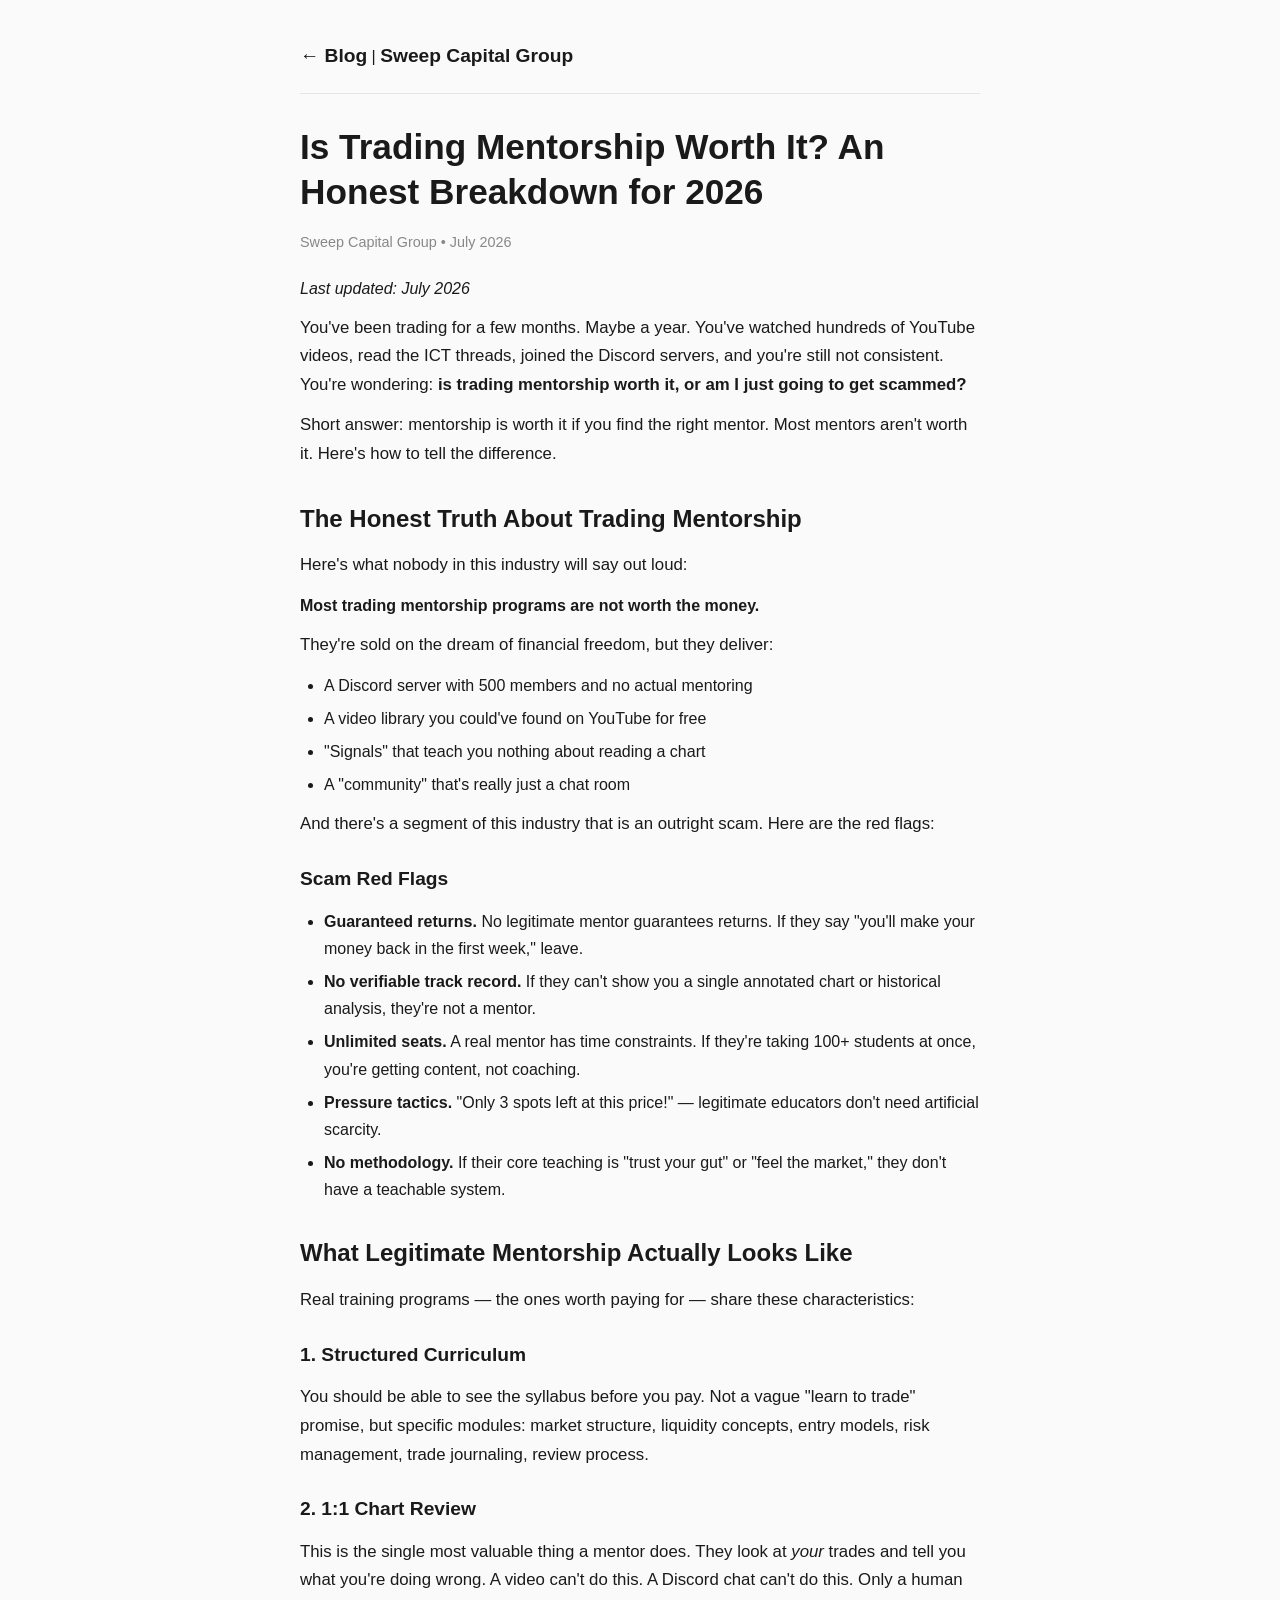
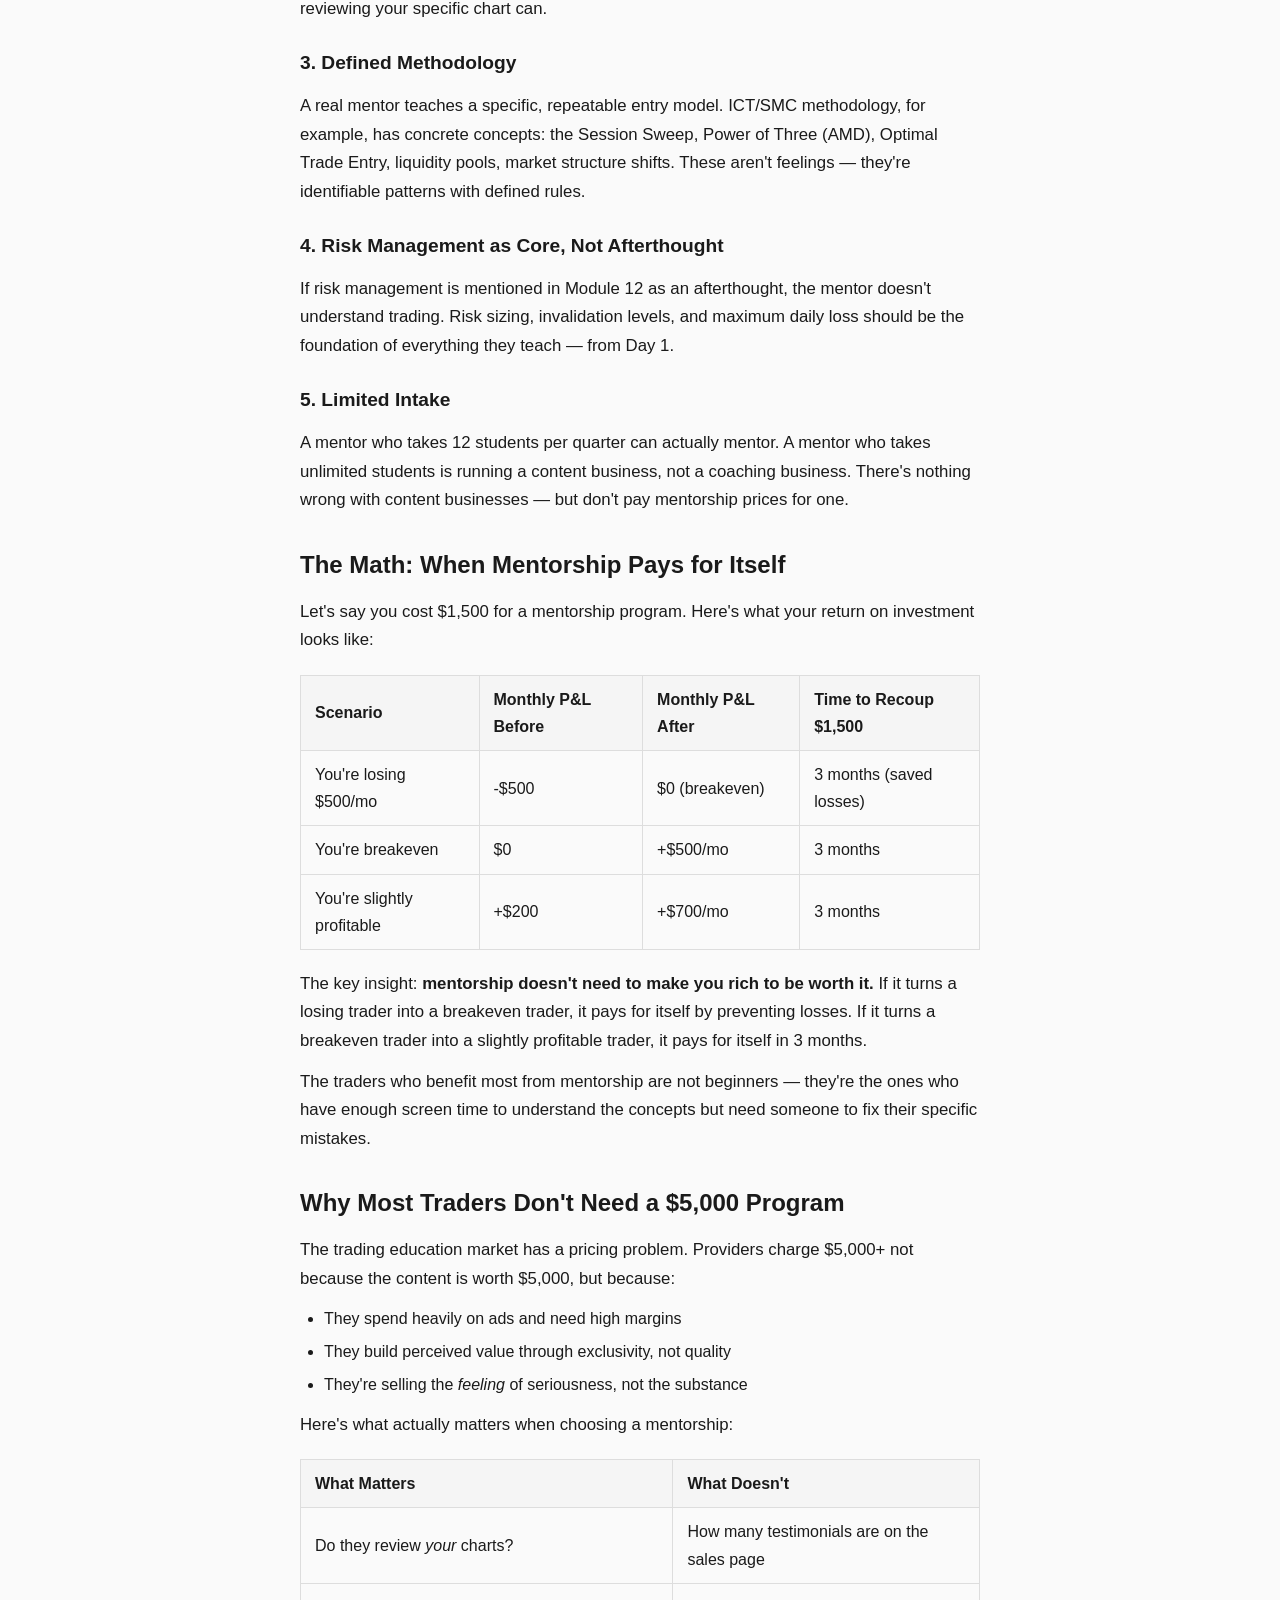
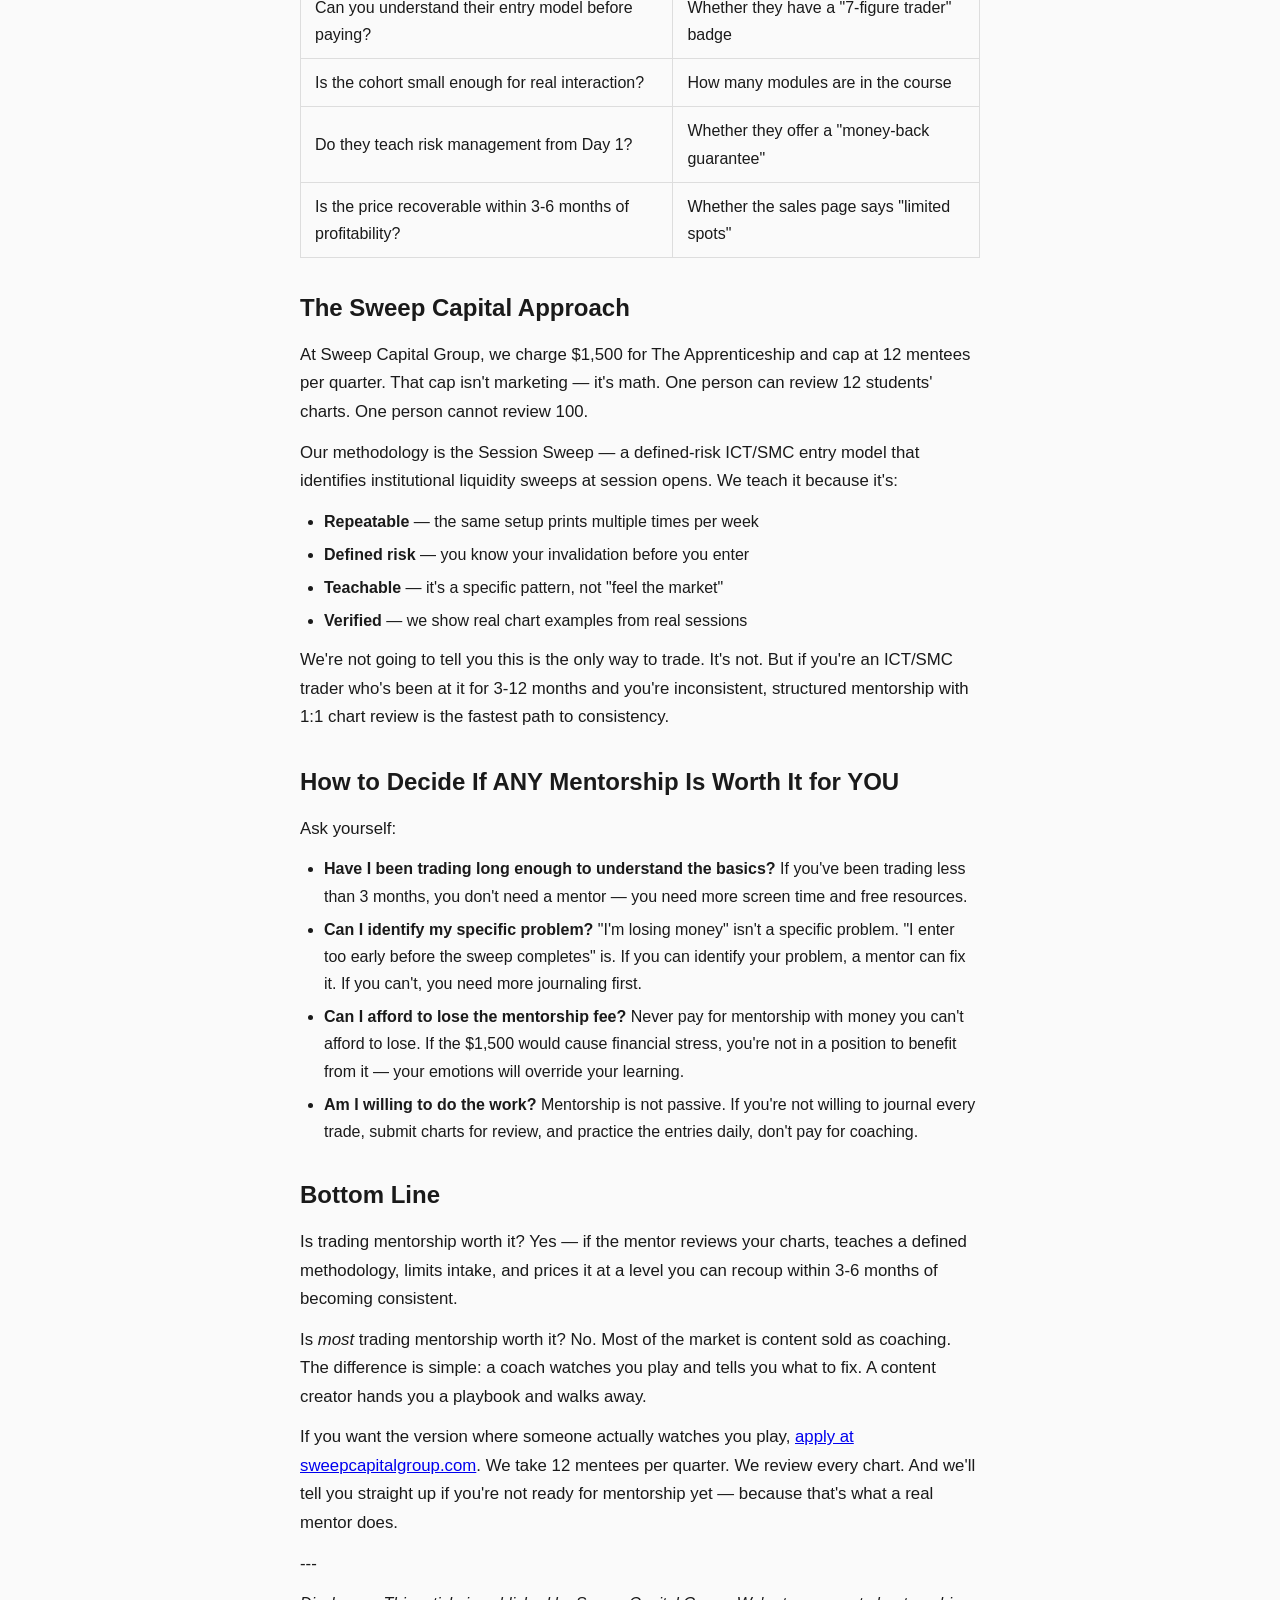
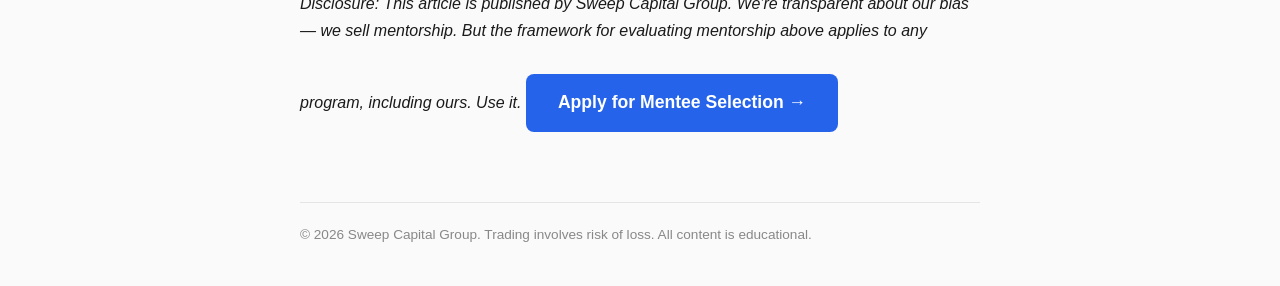
<file: is-trading-mentorship-worth-it/index.html>
<!DOCTYPE html>
<html lang="en">
<head>
<meta charset="UTF-8">
<meta name="viewport" content="width=device-width, initial-scale=1.0">
<title>Is Trading Mentorship Worth It? An Honest Breakdown for 2026</title>
<meta name="description" content="Honest analysis of whether paid trading mentorship delivers ROI. Red flags, what legitimate mentorship looks like.">
<meta property="og:title" content="Is Trading Mentorship Worth It? An Honest Breakdown for 2026">
<meta property="og:description" content="Honest analysis of whether paid trading mentorship delivers ROI. Red flags, what legitimate mentorship looks like.">
<meta property="og:type" content="article">
<link rel="stylesheet" href="../style.css">
</head>
<body>
<div class="container">
<header><a href="..">← Blog</a> | <a href="https://sweepcapitalgroup.com">Sweep Capital Group</a></header>
<h1>Is Trading Mentorship Worth It? An Honest Breakdown for 2026</h1>
<div class="meta">Sweep Capital Group • July 2026</div>

<em>Last updated: July 2026</em>

<p>
You've been trading for a few months. Maybe a year. You've watched hundreds of YouTube videos, read the ICT threads, joined the Discord servers, and you're still not consistent. You're wondering: <strong>is trading mentorship worth it, or am I just going to get scammed?</strong>
</p>

<p>
Short answer: mentorship is worth it if you find the right mentor. Most mentors aren't worth it. Here's how to tell the difference.
</p>

<h2>The Honest Truth About Trading Mentorship</h2>

<p>
Here's what nobody in this industry will say out loud:
</p>

<strong>Most trading mentorship programs are not worth the money.</strong>

<p>
They're sold on the dream of financial freedom, but they deliver:
</p>
<ul><li>A Discord server with 500 members and no actual mentoring</li>
<li>A video library you could've found on YouTube for free</li>
<li>"Signals" that teach you nothing about reading a chart</li>
<li>A "community" that's really just a chat room</li>
</ul>
<p>
And there's a segment of this industry that is an outright scam. Here are the red flags:
</p>

<h3>Scam Red Flags</h3>
<ul><li><strong>Guaranteed returns.</strong> No legitimate mentor guarantees returns. If they say "you'll make your money back in the first week," leave.</li>
<li><strong>No verifiable track record.</strong> If they can't show you a single annotated chart or historical analysis, they're not a mentor.</li>
<li><strong>Unlimited seats.</strong> A real mentor has time constraints. If they're taking 100+ students at once, you're getting content, not coaching.</li>
<li><strong>Pressure tactics.</strong> "Only 3 spots left at this price!" — legitimate educators don't need artificial scarcity.</li>
<li><strong>No methodology.</strong> If their core teaching is "trust your gut" or "feel the market," they don't have a teachable system.</li>
</ul>
<h2>What Legitimate Mentorship Actually Looks Like</h2>

<p>
Real training programs — the ones worth paying for — share these characteristics:
</p>

<h3>1. Structured Curriculum</h3>
<p>
You should be able to see the syllabus before you pay. Not a vague "learn to trade" promise, but specific modules: market structure, liquidity concepts, entry models, risk management, trade journaling, review process.
</p>

<h3>2. 1:1 Chart Review</h3>
<p>
This is the single most valuable thing a mentor does. They look at <em>your</em> trades and tell you what you're doing wrong. A video can't do this. A Discord chat can't do this. Only a human reviewing your specific chart can.
</p>

<h3>3. Defined Methodology</h3>
<p>
A real mentor teaches a specific, repeatable entry model. ICT/SMC methodology, for example, has concrete concepts: the Session Sweep, Power of Three (AMD), Optimal Trade Entry, liquidity pools, market structure shifts. These aren't feelings — they're identifiable patterns with defined rules.
</p>

<h3>4. Risk Management as Core, Not Afterthought</h3>
<p>
If risk management is mentioned in Module 12 as an afterthought, the mentor doesn't understand trading. Risk sizing, invalidation levels, and maximum daily loss should be the foundation of everything they teach — from Day 1.
</p>

<h3>5. Limited Intake</h3>
<p>
A mentor who takes 12 students per quarter can actually mentor. A mentor who takes unlimited students is running a content business, not a coaching business. There's nothing wrong with content businesses — but don't pay mentorship prices for one.
</p>

<h2>The Math: When Mentorship Pays for Itself</h2>

<p>
Let's say you cost $1,500 for a mentorship program. Here's what your return on investment looks like:
</p>

<table><tr><th>Scenario</th><th>Monthly P&L Before</th><th>Monthly P&L After</th><th>Time to Recoup $1,500</th></tr><tr><td>You're losing $500/mo</td><td>-$500</td><td>$0 (breakeven)</td><td>3 months (saved losses)</td></tr><tr><td>You're breakeven</td><td>$0</td><td>+$500/mo</td><td>3 months</td></tr><tr><td>You're slightly profitable</td><td>+$200</td><td>+$700/mo</td><td>3 months</td></tr></table>

<p>
The key insight: <strong>mentorship doesn't need to make you rich to be worth it.</strong> If it turns a losing trader into a breakeven trader, it pays for itself by preventing losses. If it turns a breakeven trader into a slightly profitable trader, it pays for itself in 3 months.
</p>

<p>
The traders who benefit most from mentorship are not beginners — they're the ones who have enough screen time to understand the concepts but need someone to fix their specific mistakes.
</p>

<h2>Why Most Traders Don't Need a $5,000 Program</h2>

<p>
The trading education market has a pricing problem. Providers charge $5,000+ not because the content is worth $5,000, but because:
</p>
<ul><li>They spend heavily on ads and need high margins</li>
<li>They build perceived value through exclusivity, not quality</li>
<li>They're selling the <em>feeling</em> of seriousness, not the substance</li>
</ul>
<p>
Here's what actually matters when choosing a mentorship:
</p>

<table><tr><th>What Matters</th><th>What Doesn't</th></tr><tr><td>Do they review <em>your</em> charts?</td><td>How many testimonials are on the sales page</td></tr><tr><td>Can you understand their entry model before paying?</td><td>Whether they have a "7-figure trader" badge</td></tr><tr><td>Is the cohort small enough for real interaction?</td><td>How many modules are in the course</td></tr><tr><td>Do they teach risk management from Day 1?</td><td>Whether they offer a "money-back guarantee"</td></tr><tr><td>Is the price recoverable within 3-6 months of profitability?</td><td>Whether the sales page says "limited spots"</td></tr></table>

<h2>The Sweep Capital Approach</h2>

<p>
At Sweep Capital Group, we charge $1,500 for The Apprenticeship and cap at 12 mentees per quarter. That cap isn't marketing — it's math. One person can review 12 students' charts. One person cannot review 100.
</p>

<p>
Our methodology is the Session Sweep — a defined-risk ICT/SMC entry model that identifies institutional liquidity sweeps at session opens. We teach it because it's:
</p>
<ul><li><strong>Repeatable</strong> — the same setup prints multiple times per week</li>
<li><strong>Defined risk</strong> — you know your invalidation before you enter</li>
<li><strong>Teachable</strong> — it's a specific pattern, not "feel the market"</li>
<li><strong>Verified</strong> — we show real chart examples from real sessions</li>
</ul>
<p>
We're not going to tell you this is the only way to trade. It's not. But if you're an ICT/SMC trader who's been at it for 3-12 months and you're inconsistent, structured mentorship with 1:1 chart review is the fastest path to consistency.
</p>

<h2>How to Decide If ANY Mentorship Is Worth It for YOU</h2>

<p>
Ask yourself:
</p>

<ul><li><strong>Have I been trading long enough to understand the basics?</strong> If you've been trading less than 3 months, you don't need a mentor — you need more screen time and free resources.</li>
<li><strong>Can I identify my specific problem?</strong> "I'm losing money" isn't a specific problem. "I enter too early before the sweep completes" is. If you can identify your problem, a mentor can fix it. If you can't, you need more journaling first.</li>
<li><strong>Can I afford to lose the mentorship fee?</strong> Never pay for mentorship with money you can't afford to lose. If the $1,500 would cause financial stress, you're not in a position to benefit from it — your emotions will override your learning.</li>
<li><strong>Am I willing to do the work?</strong> Mentorship is not passive. If you're not willing to journal every trade, submit charts for review, and practice the entries daily, don't pay for coaching.</li>
</ul>
<h2>Bottom Line</h2>

<p>
Is trading mentorship worth it? Yes — if the mentor reviews your charts, teaches a defined methodology, limits intake, and prices it at a level you can recoup within 3-6 months of becoming consistent.
</p>

<p>
Is <em>most</em> trading mentorship worth it? No. Most of the market is content sold as coaching. The difference is simple: a coach watches you play and tells you what to fix. A content creator hands you a playbook and walks away.
</p>

<p>
If you want the version where someone actually watches you play, <a href="https://sweepcapitalgroup.com">apply at sweepcapitalgroup.com</a>. We take 12 mentees per quarter. We review every chart. And we'll tell you straight up if you're not ready for mentorship yet — because that's what a real mentor does.
</p>

<p>
---
</p>

<em>Disclosure: This article is published by Sweep Capital Group. We're transparent about our bias — we sell mentorship. But the framework for evaluating mentorship above applies to any program, including ours. Use it.</em>

<a class="cta" href="https://sweepcapitalgroup.com">Apply for Mentee Selection →</a>
<footer>© 2026 Sweep Capital Group. Trading involves risk of loss. All content is educational.</footer>
</div>
</body>
</html>
</file>
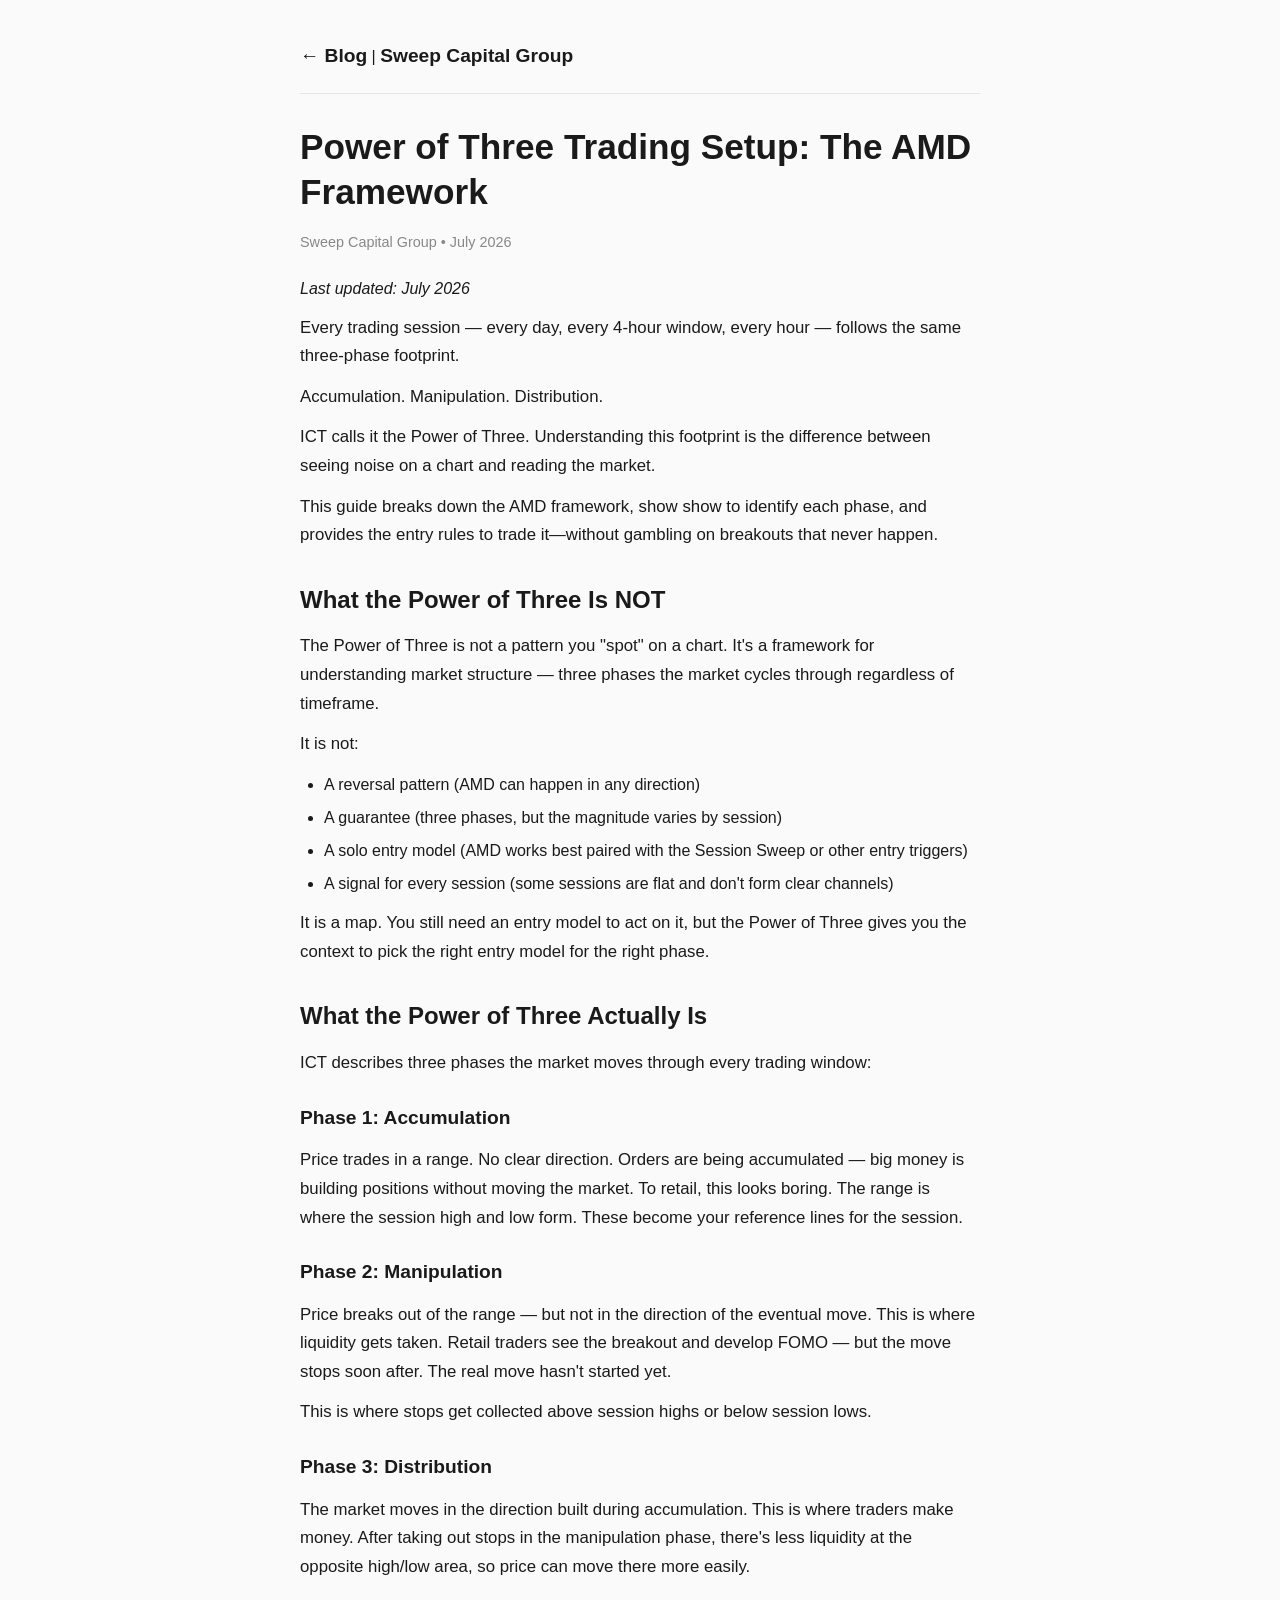
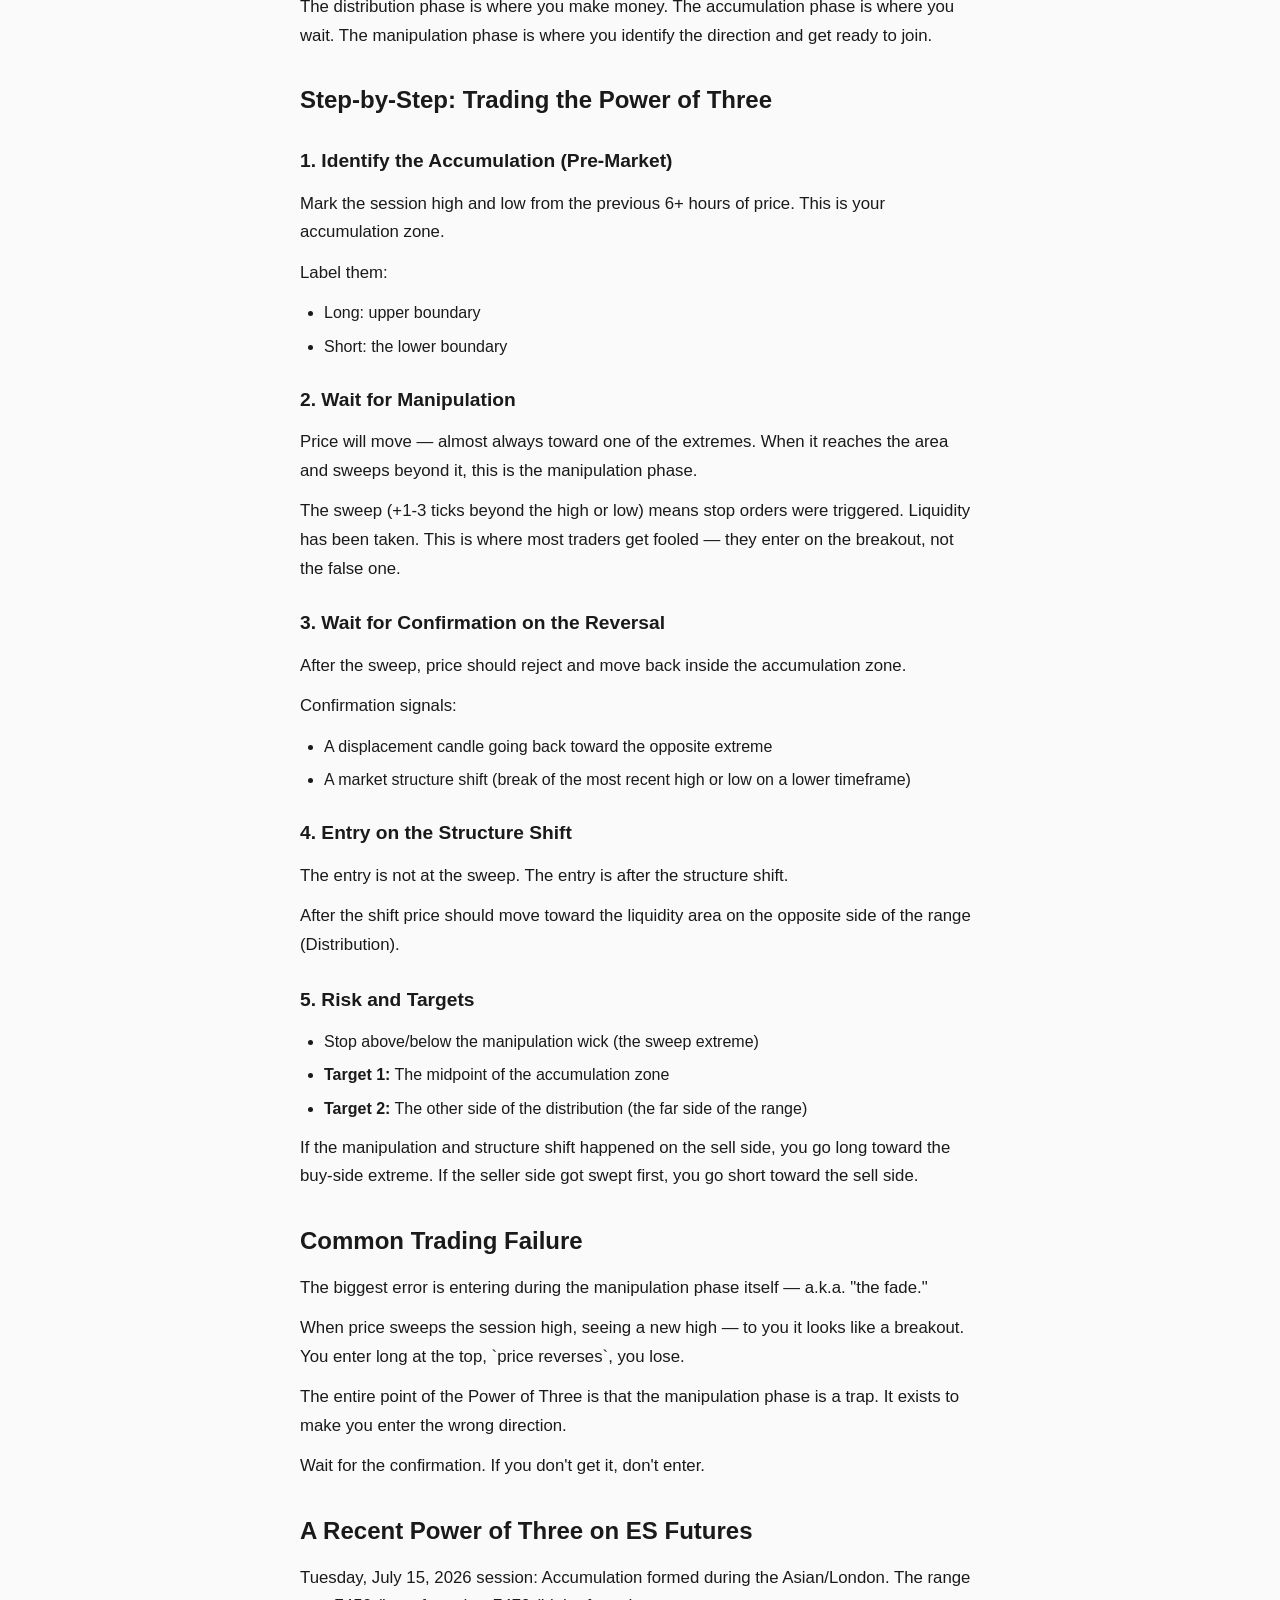
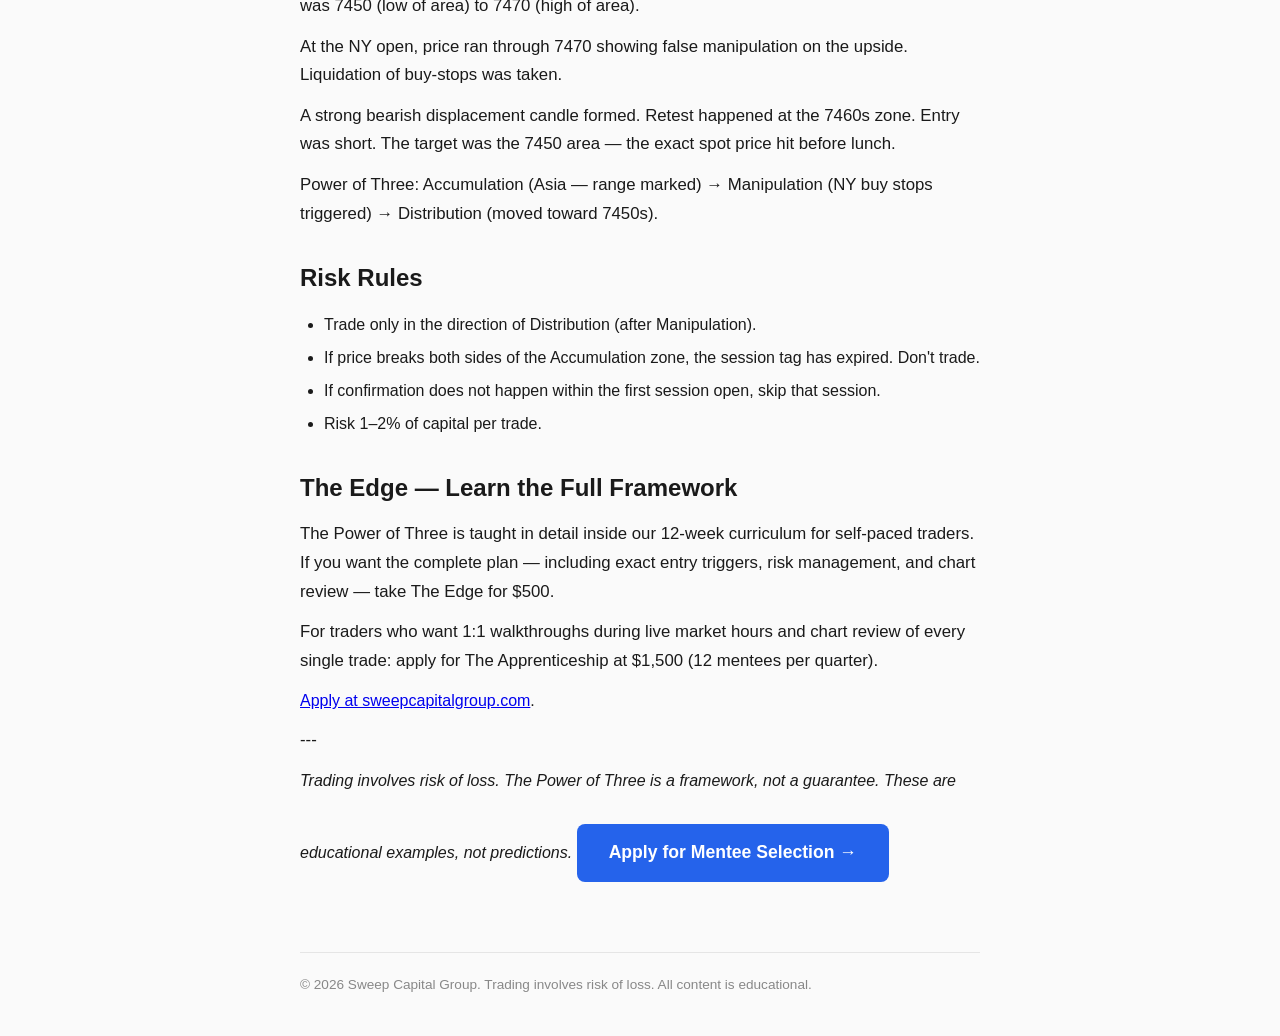
<file: power-of-three-trading-setup/index.html>
<!DOCTYPE html>
<html lang="en">
<head>
<meta charset="UTF-8">
<meta name="viewport" content="width=device-width, initial-scale=1.0">
<title>Power of Three Trading Setup: The AMD Framework</title>
<meta name="description" content="Accumulation, Manipulation, Distribution — every session follows this pattern.">
<meta property="og:title" content="Power of Three Trading Setup: The AMD Framework">
<meta property="og:description" content="Accumulation, Manipulation, Distribution — every session follows this pattern.">
<meta property="og:type" content="article">
<link rel="stylesheet" href="../style.css">
</head>
<body>
<div class="container">
<header><a href="..">← Blog</a> | <a href="https://sweepcapitalgroup.com">Sweep Capital Group</a></header>
<h1>Power of Three Trading Setup: The AMD Framework</h1>
<div class="meta">Sweep Capital Group • July 2026</div>

<em>Last updated: July 2026</em>

<p>
Every trading session — every day, every 4-hour window, every hour — follows the same three-phase footprint.
</p>

<p>
Accumulation. Manipulation. Distribution.
</p>

<p>
ICT calls it the Power of Three. Understanding this footprint is the difference between seeing noise on a chart and reading the market.
</p>

<p>
This guide breaks down the AMD framework, show show to identify each phase, and provides the entry rules to trade it—without gambling on breakouts that never happen.
</p>

<h2>What the Power of Three Is NOT</h2>

<p>
The Power of Three is not a pattern you "spot" on a chart. It's a framework for understanding market structure — three phases the market cycles through regardless of timeframe.
</p>

<p>
It is not:
</p>
<ul><li>A reversal pattern (AMD can happen in any direction)</li>
<li>A guarantee (three phases, but the magnitude varies by session)</li>
<li>A solo entry model (AMD works best paired with the Session Sweep or other entry triggers)</li>
<li>A signal for every session (some sessions are flat and don't form clear channels)</li>
</ul>
<p>
It is a map. You still need an entry model to act on it, but the Power of Three gives you the context to pick the right entry model for the right phase.
</p>

<h2>What the Power of Three Actually Is</h2>

<p>
ICT describes three phases the market moves through every trading window:
</p>

<h3>Phase 1: Accumulation</h3>

<p>
Price trades in a range. No clear direction. Orders are being accumulated — big money is building positions without moving the market. To retail, this looks boring. The range is where the session high and low form. These become your reference lines for the session.
</p>

<h3>Phase 2: Manipulation</h3>

<p>
Price breaks out of the range — but not in the direction of the eventual move. This is where liquidity gets taken. Retail traders see the breakout and develop FOMO — but the move stops soon after. The real move hasn't started yet.
</p>

<p>
This is where stops get collected above session highs or below session lows.
</p>

<h3>Phase 3: Distribution</h3>

<p>
The market moves in the direction built during accumulation. This is where traders make money. After taking out stops in the manipulation phase, there's less liquidity at the opposite high/low area, so price can move there more easily.
</p>

<p>
The distribution phase is where you make money. The accumulation phase is where you wait. The manipulation phase is where you identify the direction and get ready to join.
</p>

<h2>Step-by-Step: Trading the Power of Three</h2>

<h3>1. Identify the Accumulation (Pre-Market)</h3>

<p>
Mark the session high and low from the previous 6+ hours of price. This is your accumulation zone.
</p>

<p>
Label them:
</p>
<ul><li>Long: upper boundary</li>
<li>Short: the lower boundary</li>
</ul>
<h3>2. Wait for Manipulation</h3>

<p>
Price will move — almost always toward one of the extremes. When it reaches the area and sweeps beyond it, this is the manipulation phase.
</p>

<p>
The sweep (+1-3 ticks beyond the high or low) means stop orders were triggered. Liquidity has been taken. This is where most traders get fooled — they enter on the breakout, not the false one.
</p>

<h3>3. Wait for Confirmation on the Reversal</h3>

<p>
After the sweep, price should reject and move back inside the accumulation zone.
</p>

<p>
Confirmation signals:
</p>
<ul><li>A displacement candle going back toward the opposite extreme</li>
<li>A market structure shift (break of the most recent high or low on a lower timeframe)</li>
</ul>
<h3>4. Entry on the Structure Shift</h3>

<p>
The entry is not at the sweep. The entry is after the structure shift.
</p>

<p>
After the shift price should move toward the liquidity area on the opposite side of the range (Distribution).
</p>

<h3>5. Risk and Targets</h3>

<ul><li>Stop above/below the manipulation wick (the sweep extreme)</li>
<li><strong>Target 1:</strong> The midpoint of the accumulation zone</li>
<li><strong>Target 2:</strong> The other side of the distribution (the far side of the range)</li>
</ul>
<p>
If the manipulation and structure shift happened on the sell side, you go long toward the buy-side extreme. If the seller side got swept first, you go short toward the sell side.
</p>

<h2>Common Trading Failure</h2>

<p>
The biggest error is entering during the manipulation phase itself — a.k.a. "the fade."
</p>

<p>
When price sweeps the session high, seeing a new high — to you it looks like a breakout. You enter long at the top, `price reverses`, you lose.
</p>

<p>
The entire point of the Power of Three is that the manipulation phase is a trap. It exists to make you enter the wrong direction.
</p>

<p>
Wait for the confirmation. If you don't get it, don't enter.
</p>

<h2>A Recent Power of Three on ES Futures</h2>

<p>
Tuesday, July 15, 2026 session: Accumulation formed during the Asian/London. The range was 7450 (low of area) to 7470 (high of area).
</p>

<p>
At the NY open, price ran through 7470 showing false manipulation on the upside. Liquidation of buy-stops was taken.
</p>

<p>
A strong bearish displacement candle formed. Retest happened at the 7460s zone. Entry was short. The target was the 7450 area — the exact spot price hit before lunch.
</p>

<p>
Power of Three: Accumulation (Asia — range marked) → Manipulation (NY buy stops triggered) → Distribution (moved toward 7450s).
</p>

<h2>Risk Rules</h2>

<ul><li>Trade only in the direction of Distribution (after Manipulation).</li>
<li>If price breaks both sides of the Accumulation zone, the session tag has expired. Don't trade.</li>
<li>If confirmation does not happen within the first session open, skip that session.</li>
<li>Risk 1–2% of capital per trade.</li>
</ul>
<h2>The Edge — Learn the Full Framework</h2>

<p>
The Power of Three is taught in detail inside our 12-week curriculum for self-paced traders. If you want the complete plan — including exact entry triggers, risk management, and chart review — take The Edge for $500.
</p>

<p>
For traders who want 1:1 walkthroughs during live market hours and chart review of every single trade: apply for The Apprenticeship at $1,500 (12 mentees per quarter).
</p>

<a href="https://sweepcapitalgroup.com">Apply at sweepcapitalgroup.com</a>.

<p>
---
</p>

<em>Trading involves risk of loss. The Power of Three is a framework, not a guarantee. These are educational examples, not predictions.</em>
<a class="cta" href="https://sweepcapitalgroup.com">Apply for Mentee Selection →</a>
<footer>© 2026 Sweep Capital Group. Trading involves risk of loss. All content is educational.</footer>
</div>
</body>
</html>
</file>
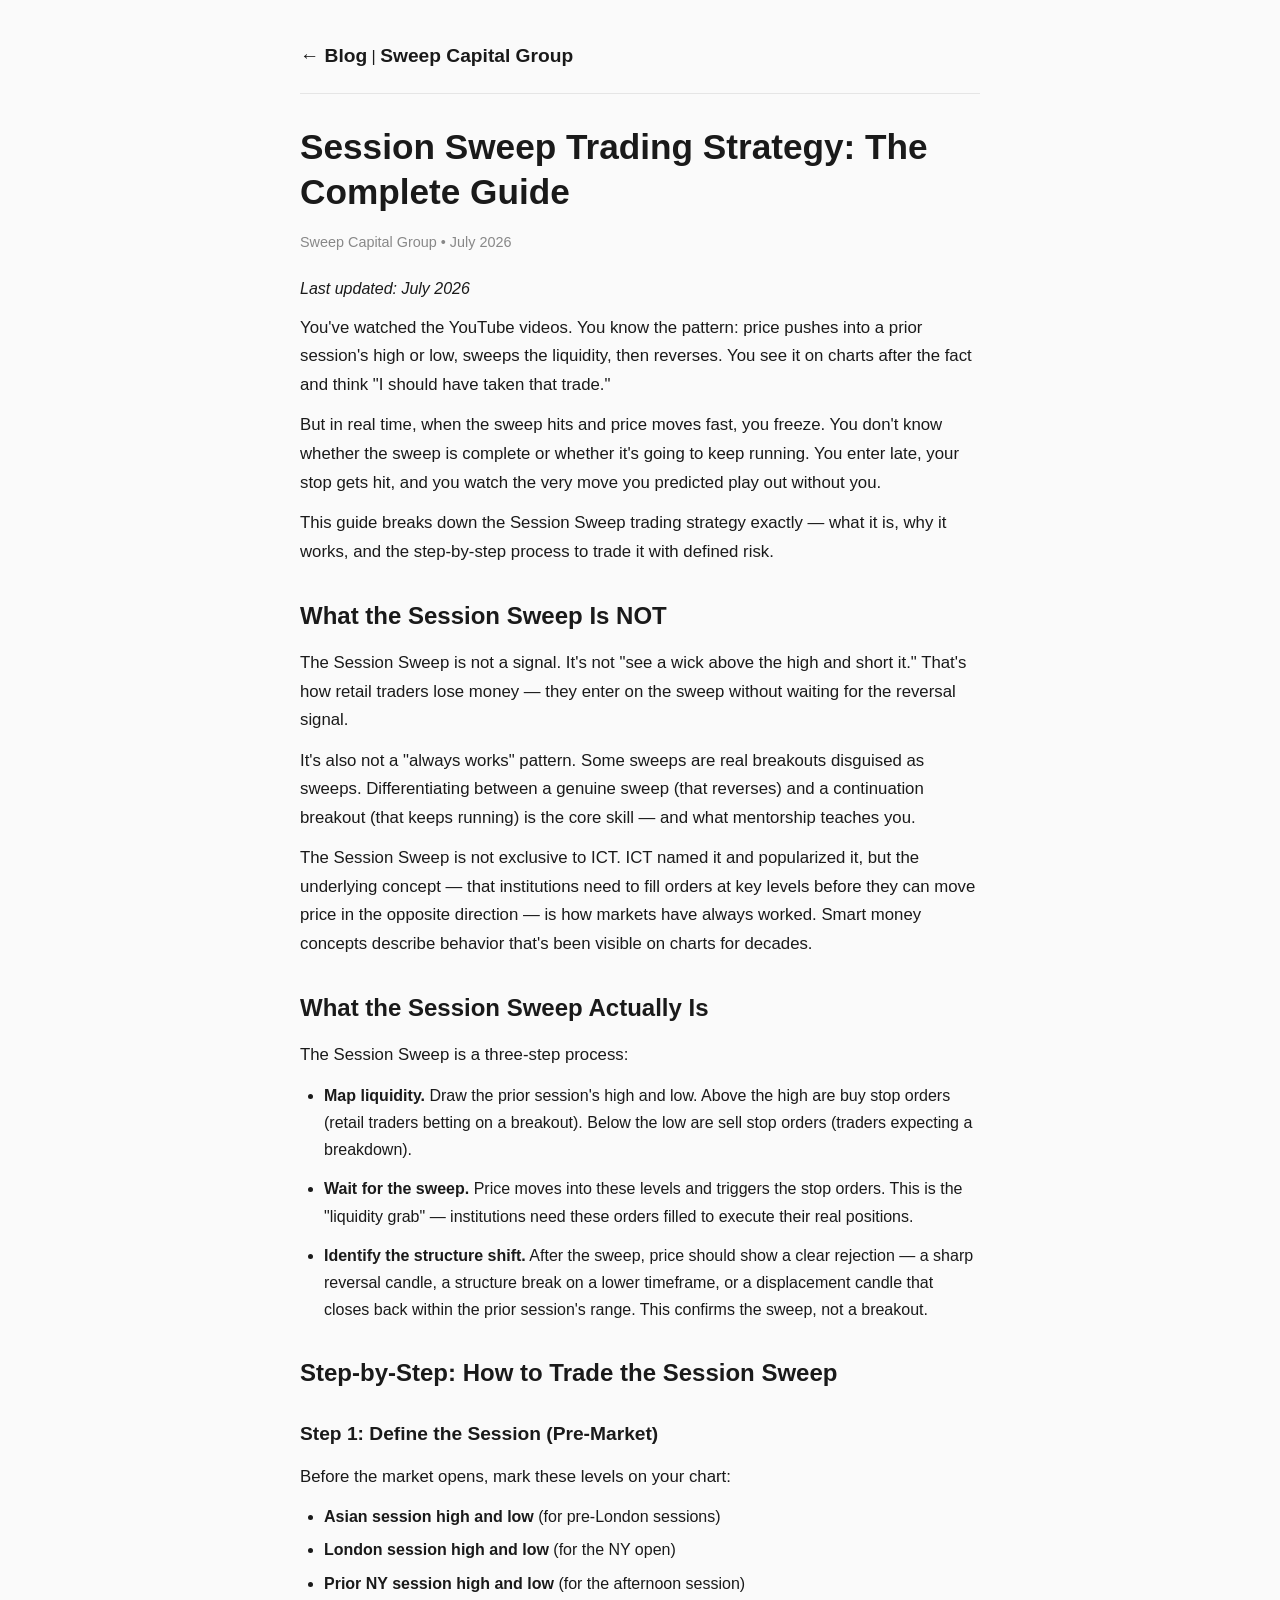
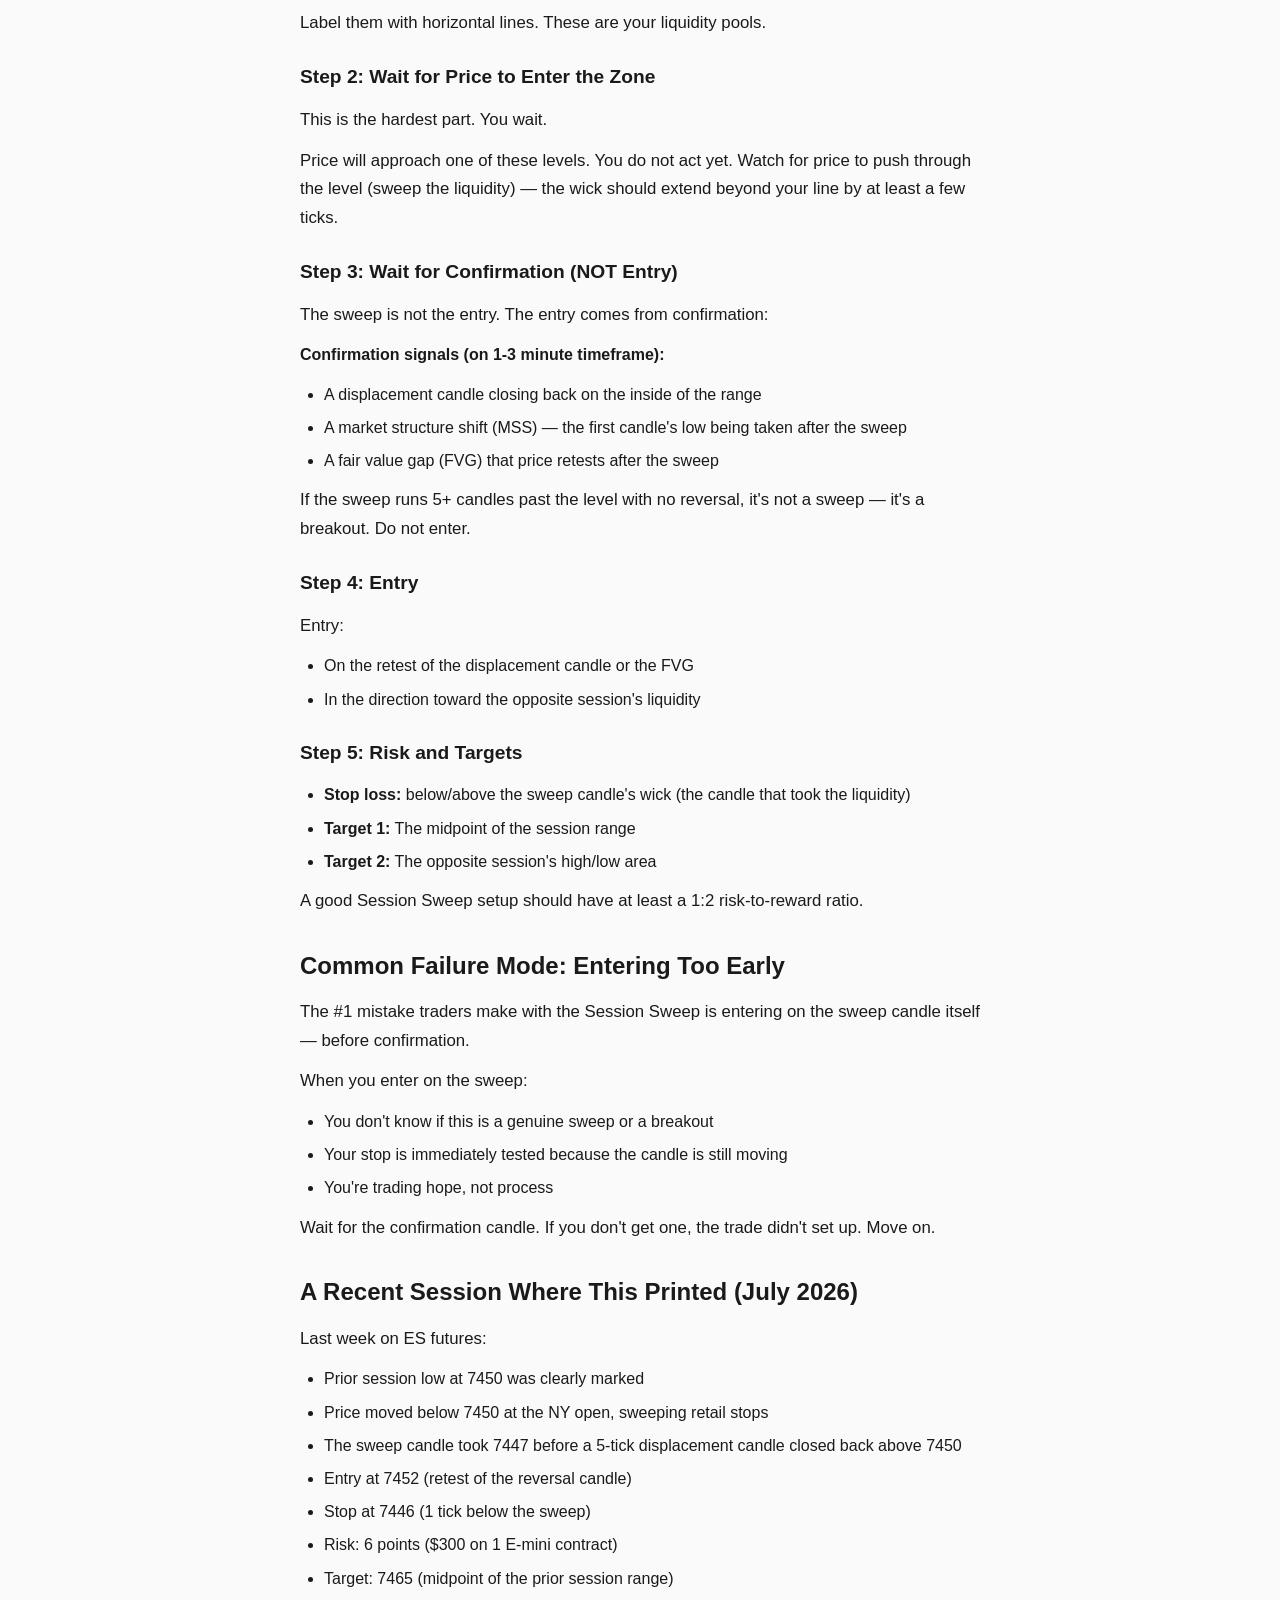
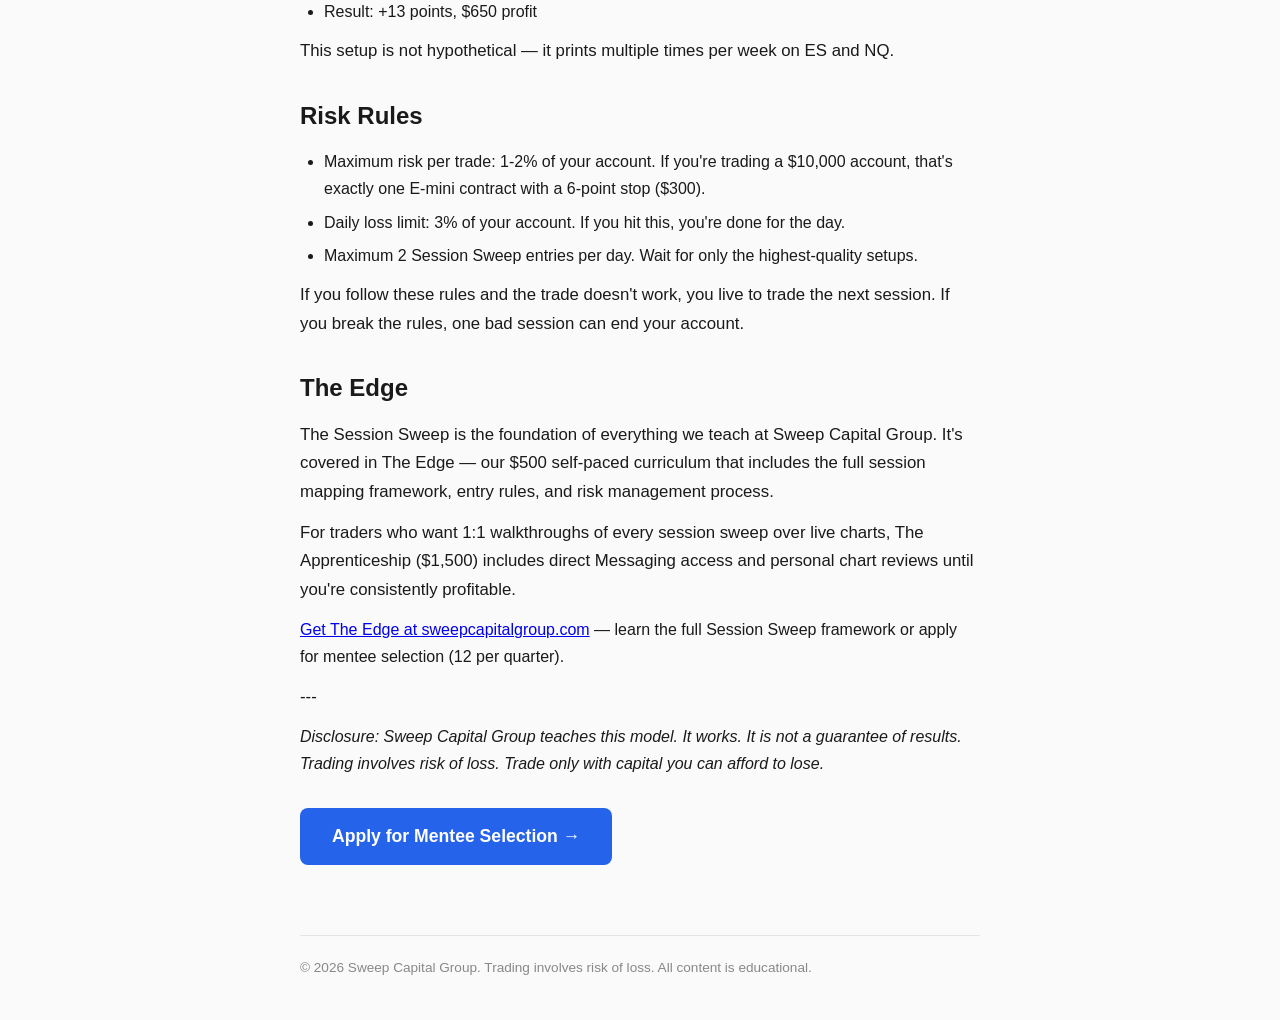
<file: session-sweep-trading-strategy/index.html>
<!DOCTYPE html>
<html lang="en">
<head>
<meta charset="UTF-8">
<meta name="viewport" content="width=device-width, initial-scale=1.0">
<title>Session Sweep Trading Strategy: The Complete Guide</title>
<meta name="description" content="Step-by-step guide to the ICT session sweep setup with defined risk.">
<meta property="og:title" content="Session Sweep Trading Strategy: The Complete Guide">
<meta property="og:description" content="Step-by-step guide to the ICT session sweep setup with defined risk.">
<meta property="og:type" content="article">
<link rel="stylesheet" href="../style.css">
</head>
<body>
<div class="container">
<header><a href="..">← Blog</a> | <a href="https://sweepcapitalgroup.com">Sweep Capital Group</a></header>
<h1>Session Sweep Trading Strategy: The Complete Guide</h1>
<div class="meta">Sweep Capital Group • July 2026</div>

<em>Last updated: July 2026</em>

<p>
You've watched the YouTube videos. You know the pattern: price pushes into a prior session's high or low, sweeps the liquidity, then reverses. You see it on charts after the fact and think "I should have taken that trade."
</p>

<p>
But in real time, when the sweep hits and price moves fast, you freeze. You don't know whether the sweep is complete or whether it's going to keep running. You enter late, your stop gets hit, and you watch the very move you predicted play out without you.
</p>

<p>
This guide breaks down the Session Sweep trading strategy exactly — what it is, why it works, and the step-by-step process to trade it with defined risk.
</p>

<h2>What the Session Sweep Is NOT</h2>

<p>
The Session Sweep is not a signal. It's not "see a wick above the high and short it." That's how retail traders lose money — they enter on the sweep without waiting for the reversal signal.
</p>

<p>
It's also not a "always works" pattern. Some sweeps are real breakouts disguised as sweeps. Differentiating between a genuine sweep (that reverses) and a continuation breakout (that keeps running) is the core skill — and what mentorship teaches you.
</p>

<p>
The Session Sweep is not exclusive to ICT. ICT named it and popularized it, but the underlying concept — that institutions need to fill orders at key levels before they can move price in the opposite direction — is how markets have always worked. Smart money concepts describe behavior that's been visible on charts for decades.
</p>

<h2>What the Session Sweep Actually Is</h2>

<p>
The Session Sweep is a three-step process:
</p>

<ul><li><strong>Map liquidity.</strong> Draw the prior session's high and low. Above the high are buy stop orders (retail traders betting on a breakout). Below the low are sell stop orders (traders expecting a breakdown).</li>
</ul>
<ul><li><strong>Wait for the sweep.</strong> Price moves into these levels and triggers the stop orders. This is the "liquidity grab" — institutions need these orders filled to execute their real positions.</li>
</ul>
<ul><li><strong>Identify the structure shift.</strong> After the sweep, price should show a clear rejection — a sharp reversal candle, a structure break on a lower timeframe, or a displacement candle that closes back within the prior session's range. This confirms the sweep, not a breakout.</li>
</ul>
<h2>Step-by-Step: How to Trade the Session Sweep</h2>

<h3>Step 1: Define the Session (Pre-Market)</h3>

<p>
Before the market opens, mark these levels on your chart:
</p>

<ul><li><strong>Asian session high and low</strong> (for pre-London sessions)</li>
<li><strong>London session high and low</strong> (for the NY open)</li>
<li><strong>Prior NY session high and low</strong> (for the afternoon session)</li>
</ul>
<p>
Label them with horizontal lines. These are your liquidity pools.
</p>

<h3>Step 2: Wait for Price to Enter the Zone</h3>

<p>
This is the hardest part. You wait.
</p>

<p>
Price will approach one of these levels. You do not act yet. Watch for price to push through the level (sweep the liquidity) — the wick should extend beyond your line by at least a few ticks.
</p>

<h3>Step 3: Wait for Confirmation (NOT Entry)</h3>

<p>
The sweep is not the entry. The entry comes from confirmation:
</p>

<strong>Confirmation signals (on 1-3 minute timeframe):</strong>
<ul><li>A displacement candle closing back on the inside of the range</li>
<li>A market structure shift (MSS) — the first candle's low being taken after the sweep</li>
<li>A fair value gap (FVG) that price retests after the sweep</li>
</ul>
<p>
If the sweep runs 5+ candles past the level with no reversal, it's not a sweep — it's a breakout. Do not enter.
</p>

<h3>Step 4: Entry</h3>

<p>
Entry:
</p>
<ul><li>On the retest of the displacement candle or the FVG</li>
<li>In the direction toward the opposite session's liquidity</li>
</ul>
<h3>Step 5: Risk and Targets</h3>

<ul><li><strong>Stop loss:</strong> below/above the sweep candle's wick (the candle that took the liquidity)</li>
<li><strong>Target 1:</strong> The midpoint of the session range</li>
<li><strong>Target 2:</strong> The opposite session's high/low area</li>
</ul>
<p>
A good Session Sweep setup should have at least a 1:2 risk-to-reward ratio.
</p>

<h2>Common Failure Mode: Entering Too Early</h2>

<p>
The #1 mistake traders make with the Session Sweep is entering on the sweep candle itself — before confirmation.
</p>

<p>
When you enter on the sweep:
</p>
<ul><li>You don't know if this is a genuine sweep or a breakout</li>
<li>Your stop is immediately tested because the candle is still moving</li>
<li>You're trading hope, not process</li>
</ul>
<p>
Wait for the confirmation candle. If you don't get one, the trade didn't set up. Move on.
</p>

<h2>A Recent Session Where This Printed (July 2026)</h2>

<p>
Last week on ES futures:
</p>

<ul><li>Prior session low at 7450 was clearly marked</li>
<li>Price moved below 7450 at the NY open, sweeping retail stops</li>
<li>The sweep candle took 7447 before a 5-tick displacement candle closed back above 7450</li>
<li>Entry at 7452 (retest of the reversal candle)</li>
<li>Stop at 7446 (1 tick below the sweep)</li>
<li>Risk: 6 points ($300 on 1 E-mini contract)</li>
<li>Target: 7465 (midpoint of the prior session range)</li>
<li>Result: +13 points, $650 profit</li>
</ul>
<p>
This setup is not hypothetical — it prints multiple times per week on ES and NQ.
</p>

<h2>Risk Rules</h2>

<ul><li>Maximum risk per trade: 1-2% of your account. If you're trading a $10,000 account, that's exactly one E-mini contract with a 6-point stop ($300).</li>
<li>Daily loss limit: 3% of your account. If you hit this, you're done for the day.</li>
<li>Maximum 2 Session Sweep entries per day. Wait for only the highest-quality setups.</li>
</ul>
<p>
If you follow these rules and the trade doesn't work, you live to trade the next session. If you break the rules, one bad session can end your account.
</p>

<h2>The Edge</h2>

<p>
The Session Sweep is the foundation of everything we teach at Sweep Capital Group. It's covered in The Edge — our $500 self-paced curriculum that includes the full session mapping framework, entry rules, and risk management process.
</p>

<p>
For traders who want 1:1 walkthroughs of every session sweep over live charts, The Apprenticeship ($1,500) includes direct Messaging access and personal chart reviews until you're consistently profitable.
</p>

<a href="https://sweepcapitalgroup.com">Get The Edge at sweepcapitalgroup.com</a> — learn the full Session Sweep framework or apply for mentee selection (12 per quarter).

<p>
---
</p>

<em>Disclosure: Sweep Capital Group teaches this model. It works. It is not a guarantee of results. Trading involves risk of loss. Trade only with capital you can afford to lose.</em>
<a class="cta" href="https://sweepcapitalgroup.com">Apply for Mentee Selection →</a>
<footer>© 2026 Sweep Capital Group. Trading involves risk of loss. All content is educational.</footer>
</div>
</body>
</html>
</file>
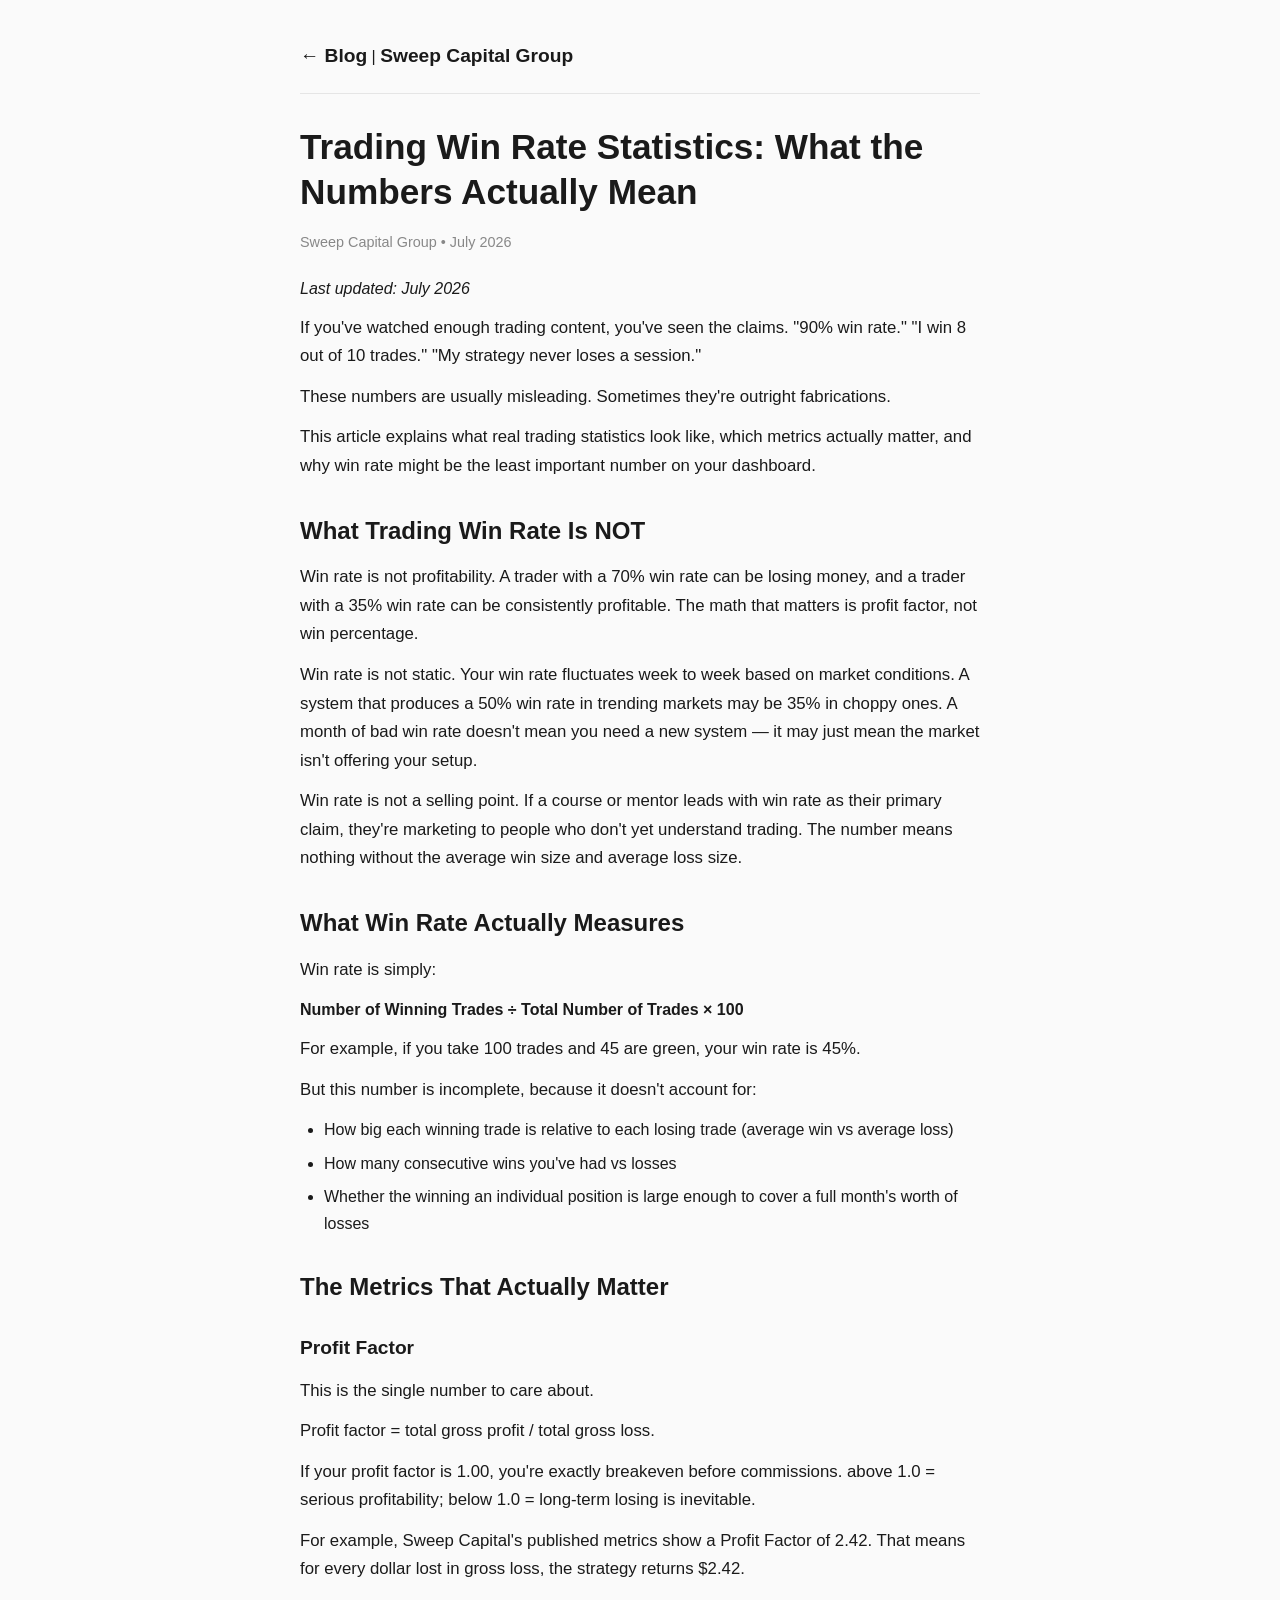
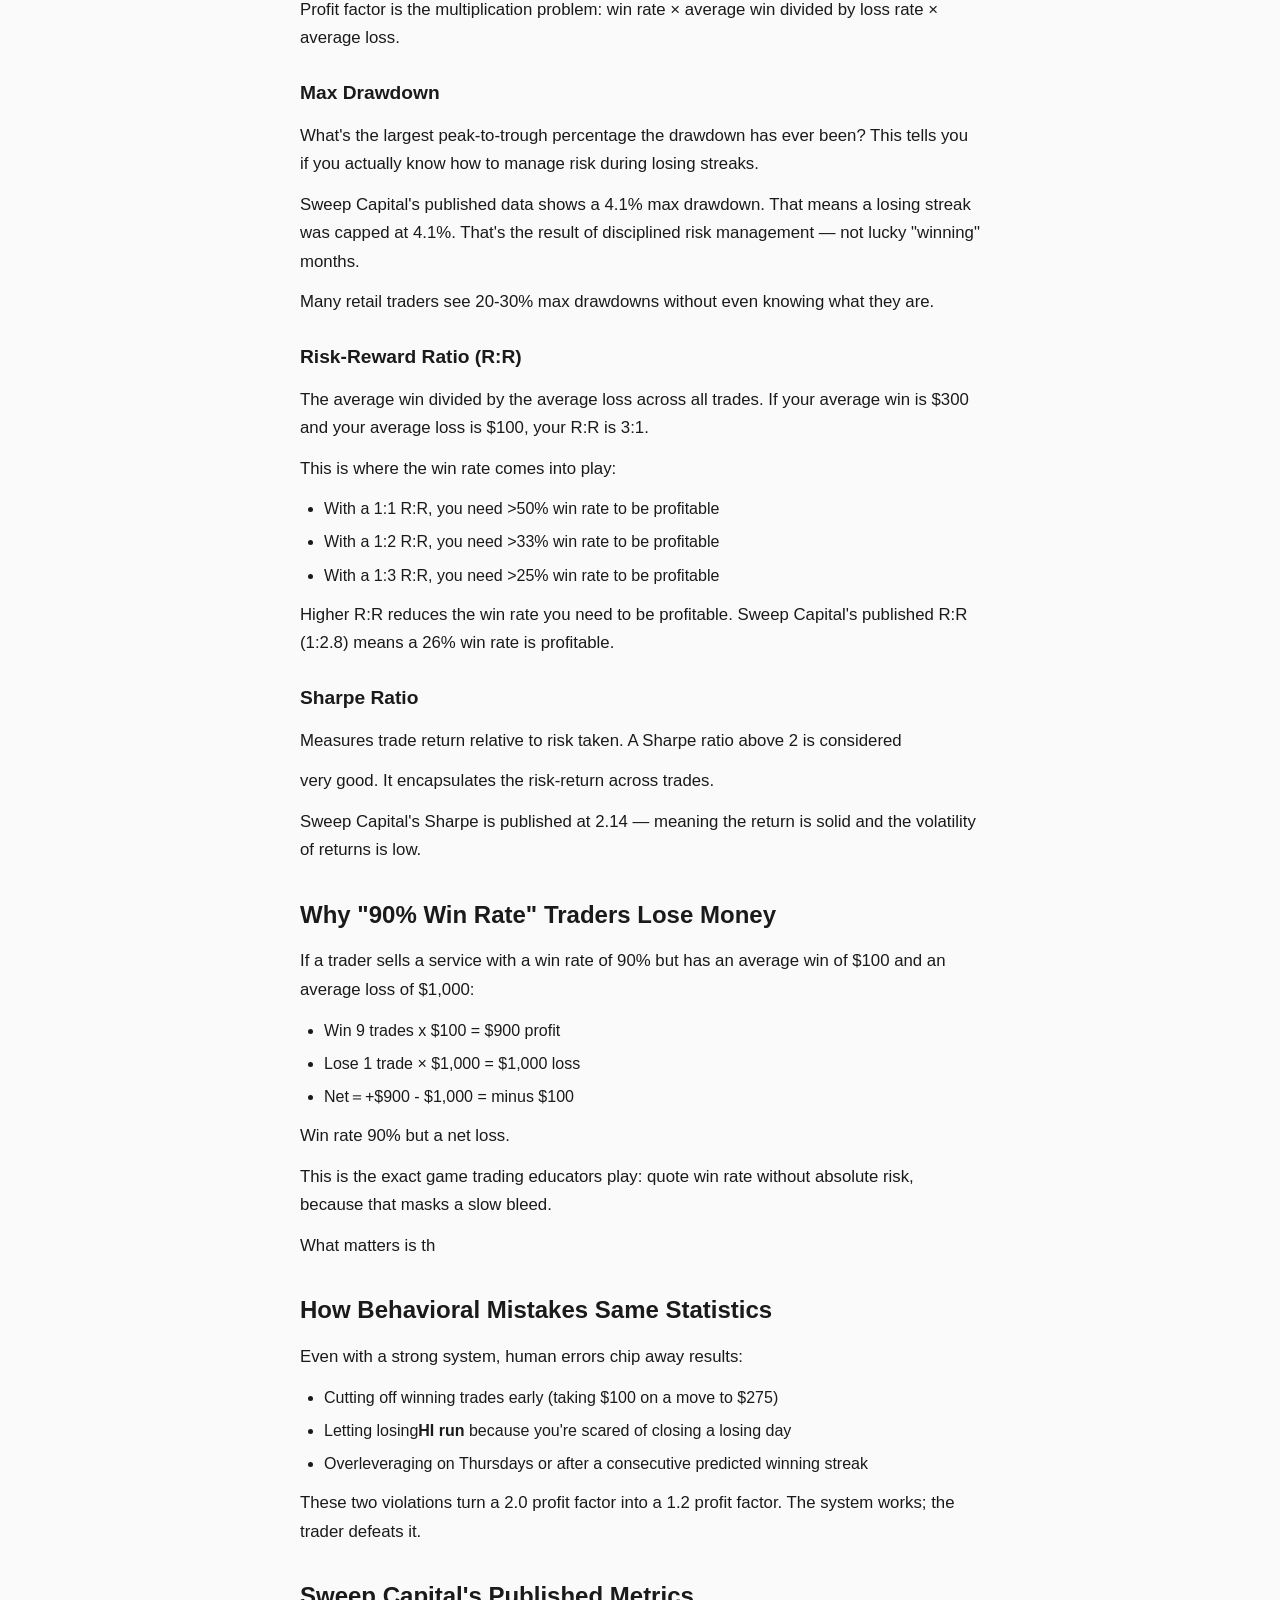
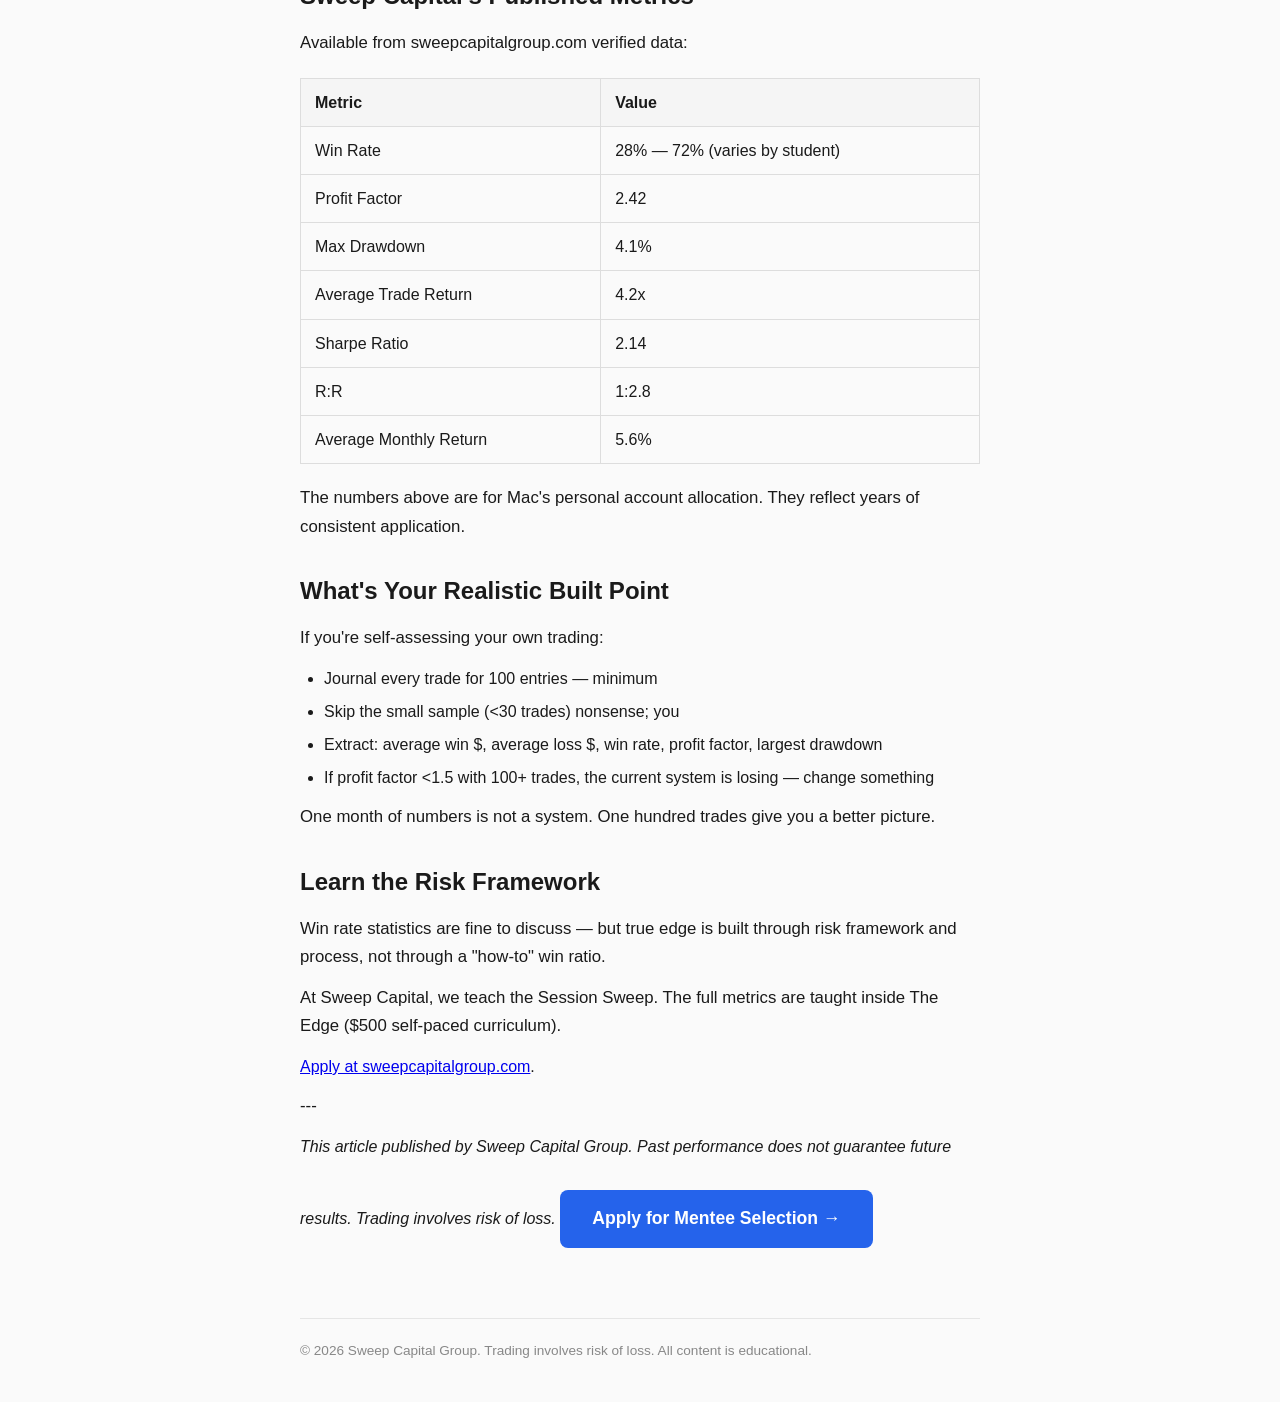
<file: trading-win-rate-statistics/index.html>
<!DOCTYPE html>
<html lang="en">
<head>
<meta charset="UTF-8">
<meta name="viewport" content="width=device-width, initial-scale=1.0">
<title>Trading Win Rate Statistics: What the Numbers Actually Mean</title>
<meta name="description" content="Win rate is the least important trading metric. Learn why profit factor matters more.">
<meta property="og:title" content="Trading Win Rate Statistics: What the Numbers Actually Mean">
<meta property="og:description" content="Win rate is the least important trading metric. Learn why profit factor matters more.">
<meta property="og:type" content="article">
<link rel="stylesheet" href="../style.css">
</head>
<body>
<div class="container">
<header><a href="..">← Blog</a> | <a href="https://sweepcapitalgroup.com">Sweep Capital Group</a></header>
<h1>Trading Win Rate Statistics: What the Numbers Actually Mean</h1>
<div class="meta">Sweep Capital Group • July 2026</div>

<em>Last updated: July 2026</em>

<p>
If you've watched enough trading content, you've seen the claims. "90% win rate." "I win 8 out of 10 trades." "My strategy never loses a session."
</p>

<p>
These numbers are usually misleading. Sometimes they're outright fabrications.
</p>

<p>
This article explains what real trading statistics look like, which metrics actually matter, and why win rate might be the least important number on your dashboard.
</p>

<h2>What Trading Win Rate Is NOT</h2>

<p>
Win rate is not profitability. A trader with a 70% win rate can be losing money, and a trader with a 35% win rate can be consistently profitable. The math that matters is profit factor, not win percentage.
</p>

<p>
Win rate is not static. Your win rate fluctuates week to week based on market conditions. A system that produces a 50% win rate in trending markets may be 35% in choppy ones. A month of bad win rate doesn't mean you need a new system — it may just mean the market isn't offering your setup.
</p>

<p>
Win rate is not a selling point. If a course or mentor leads with win rate as their primary claim, they're marketing to people who don't yet understand trading. The number means nothing without the average win size and average loss size.
</p>

<h2>What Win Rate Actually Measures</h2>

<p>
Win rate is simply:
</p>

<strong>Number of Winning Trades ÷ Total Number of Trades × 100</strong>

<p>
For example, if you take 100 trades and 45 are green, your win rate is 45%.
</p>

<p>
But this number is incomplete, because it doesn't account for:
</p>
<ul><li>How big each winning trade is relative to each losing trade (average win vs average loss)</li>
<li>How many consecutive wins you've had vs losses</li>
<li>Whether the winning an individual position is large enough to cover a full month's worth of losses</li>
</ul>
<h2>The Metrics That Actually Matter</h2>

<h3>Profit Factor</h3>

<p>
This is the single number to care about.
</p>

<p>
Profit factor = total gross profit / total gross loss.
</p>

<p>
If your profit factor is 1.00, you're exactly breakeven before commissions. above 1.0 = serious profitability; below 1.0 = long-term losing is inevitable.
</p>

<p>
For example, Sweep Capital's published metrics show a Profit Factor of 2.42. That means for every dollar lost in gross loss, the strategy returns $2.42.
</p>

<p>
Profit factor is the multiplication problem: win rate × average win divided by loss rate × average loss.
</p>

<h3>Max Drawdown</h3>

<p>
What's the largest peak-to-trough percentage the drawdown has ever been? This tells you if you actually know how to manage risk during losing streaks.
</p>

<p>
Sweep Capital's published data shows a 4.1% max drawdown. That means a losing streak was capped at 4.1%. That's the result of disciplined risk management — not lucky "winning" months.
</p>

<p>
Many retail traders see 20-30% max drawdowns without even knowing what they are.
</p>

<h3>Risk-Reward Ratio (R:R)</h3>

<p>
The average win divided by the average loss across all trades. If your average win is $300 and your average loss is $100, your R:R is 3:1.
</p>

<p>
This is where the win rate comes into play:
</p>

<ul><li>With a 1:1 R:R, you need >50% win rate to be profitable</li>
<li>With a 1:2 R:R, you need >33% win rate to be profitable</li>
<li>With a 1:3 R:R, you need >25% win rate to be profitable</li>
</ul>
<p>
Higher R:R reduces the win rate you need to be profitable. Sweep Capital's published R:R (1:2.8) means a 26% win rate is profitable.
</p>

<h3>Sharpe Ratio</h3>

<p>
Measures trade return relative to risk taken. A Sharpe ratio above 2 is considered
</p>

<p>
very good. It encapsulates the risk-return across trades.
</p>

<p>
Sweep Capital's Sharpe is published at 2.14 — meaning the return is solid and the volatility of returns is low.
</p>

<h2>Why "90% Win Rate" Traders Lose Money</h2>

<p>
If a trader sells a service with a win rate of 90% but has an average win of $100 and an average loss of $1,000:
</p>

<ul><li>Win 9 trades x $100 = $900 profit</li>
<li>Lose 1 trade × $1,000 = $1,000 loss</li>
<li>Net＝+$900 - $1,000 = minus $100</li>
</ul>
<p>
Win rate 90% but a net loss.
</p>

<p>
This is the exact game trading educators play: quote win rate without absolute risk, because that masks a slow bleed.
</p>

<p>
What matters is <subscript>th
</p>

<h2>How Behavioral Mistakes Same Statistics</h2>

<p>
Even with a strong system, human errors chip away results:
</p>

<ul><li>Cutting off winning trades early (taking $100 on a move to $275)</li>
<li>Letting losing<strong>HI run</strong> because you're scared of closing a losing day</li>
<li>Overleveraging on Thursdays or after a consecutive predicted winning streak</li>
</ul>
<p>
These two violations turn a 2.0 profit factor into a 1.2 profit factor. The system works; the trader defeats it.
</p>

<h2>Sweep Capital's Published Metrics</h2>

<p>
Available from sweepcapitalgroup.com verified data:
</p>

<table><tr><th>Metric</th><th>Value</th></tr><tr><td>Win Rate</td><td>28% — 72% (varies by student)</td></tr><tr><td>Profit Factor</td><td>2.42</td></tr><tr><td>Max Drawdown</td><td>4.1%</td></tr><tr><td>Average Trade Return</td><td>4.2x</td></tr><tr><td>Sharpe Ratio</td><td>2.14</td></tr><tr><td>R:R</td><td>1:2.8</td></tr><tr><td>Average Monthly Return</td><td>5.6%</td></tr></table>

<p>
The numbers above are for Mac's personal account allocation. They reflect years of consistent application.
</p>

<h2>What's Your Realistic Built Point</h2>

<p>
If you're self-assessing your own trading:
</p>

<ul><li>Journal every trade for 100 entries — minimum</li>
<li>Skip the small sample (<30 trades) nonsense; you</li>
<li>Extract: average win $, average loss $, win rate, profit factor, largest drawdown</li>
<li>If profit factor <1.5 with 100+ trades, the current system is losing — change something</li>
</ul>
<p>
One month of numbers is not a system. One hundred trades give you a better picture.
</p>

<h2>Learn the Risk Framework</h2>

<p>
Win rate statistics are fine to discuss — but true edge is built through risk framework and process, not through a "how-to" win ratio.
</p>

<p>
At Sweep Capital, we teach the Session Sweep. The full metrics are taught inside The Edge ($500 self-paced curriculum).
</p>

<a href="https://sweepcapitalgroup.com">Apply at sweepcapitalgroup.com</a>.

<p>
---
</p>

<em>This article published by Sweep Capital Group. Past performance does not guarantee future results. Trading involves risk of loss.</em>
<a class="cta" href="https://sweepcapitalgroup.com">Apply for Mentee Selection →</a>
<footer>© 2026 Sweep Capital Group. Trading involves risk of loss. All content is educational.</footer>
</div>
</body>
</html>
</file>
<file: style.css>
* { margin: 0; padding: 0; box-sizing: border-box; }
body { font-family: -apple-system, BlinkMacSystemFont, 'Segoe UI', Roboto, sans-serif; color: #1a1a1a; background: #fafafa; line-height: 1.7; }
.container { max-width: 720px; margin: 0 auto; padding: 20px; }
header { padding: 20px 0; border-bottom: 1px solid #e5e5e5; }
header a { color: #1a1a1a; text-decoration: none; font-weight: 700; font-size: 1.2em; }
header a:hover { color: #2563eb; }
h1 { font-size: 2.2em; margin: 30px 0 15px; line-height: 1.3; }
h2 { font-size: 1.5em; margin: 30px 0 12px; }
h3 { font-size: 1.2em; margin: 24px 0 10px; }
p { margin: 12px 0; font-size: 1.05em; }
ul, ol { margin: 12px 0 12px 24px; }
li { margin: 6px 0; }
code { background: #f0f0f0; padding: 2px 6px; border-radius: 4px; font-size: 0.9em; }
pre { background: #1e1e1e; color: #f0f0f0; padding: 16px; border-radius: 8px; overflow-x: auto; margin: 16px 0; }
pre code { background: none; color: inherit; padding: 0; }
table { border-collapse: collapse; width: 100%; margin: 20px 0; }
th, td { border: 1px solid #ddd; padding: 10px 14px; text-align: left; }
th { background: #f5f5f5; font-weight: 700; }
blockquote { border-left: 4px solid #2563eb; padding-left: 16px; margin: 16px 0; color: #666; }
.cta { display: inline-block; background: #2563eb; color: white; padding: 14px 32px; border-radius: 8px; text-decoration: none; font-size: 1.1em; font-weight: 600; margin: 30px 0; }
.cta:hover { background: #1d4ed8; }
.meta { color: #888; font-size: 0.9em; margin-bottom: 20px; }
.back { color: #2563eb; text-decoration: none; display: inline-block; margin-bottom: 20px; }
.blog-list { list-style: none; margin: 30px 0; }
.blog-list li { padding: 16px 0; border-bottom: 1px solid #e5e5e5; }
.blog-list a { color: #1a1a1a; text-decoration: none; font-size: 1.2em; font-weight: 600; }
.blog-list a:hover { color: #2563eb; }
.blog-list .desc { color: #666; margin-top: 6px; font-size: 0.95em; }
footer { margin-top: 40px; padding: 20px 0; border-top: 1px solid #e5e5e5; color: #888; font-size: 0.85em; }
</file>
